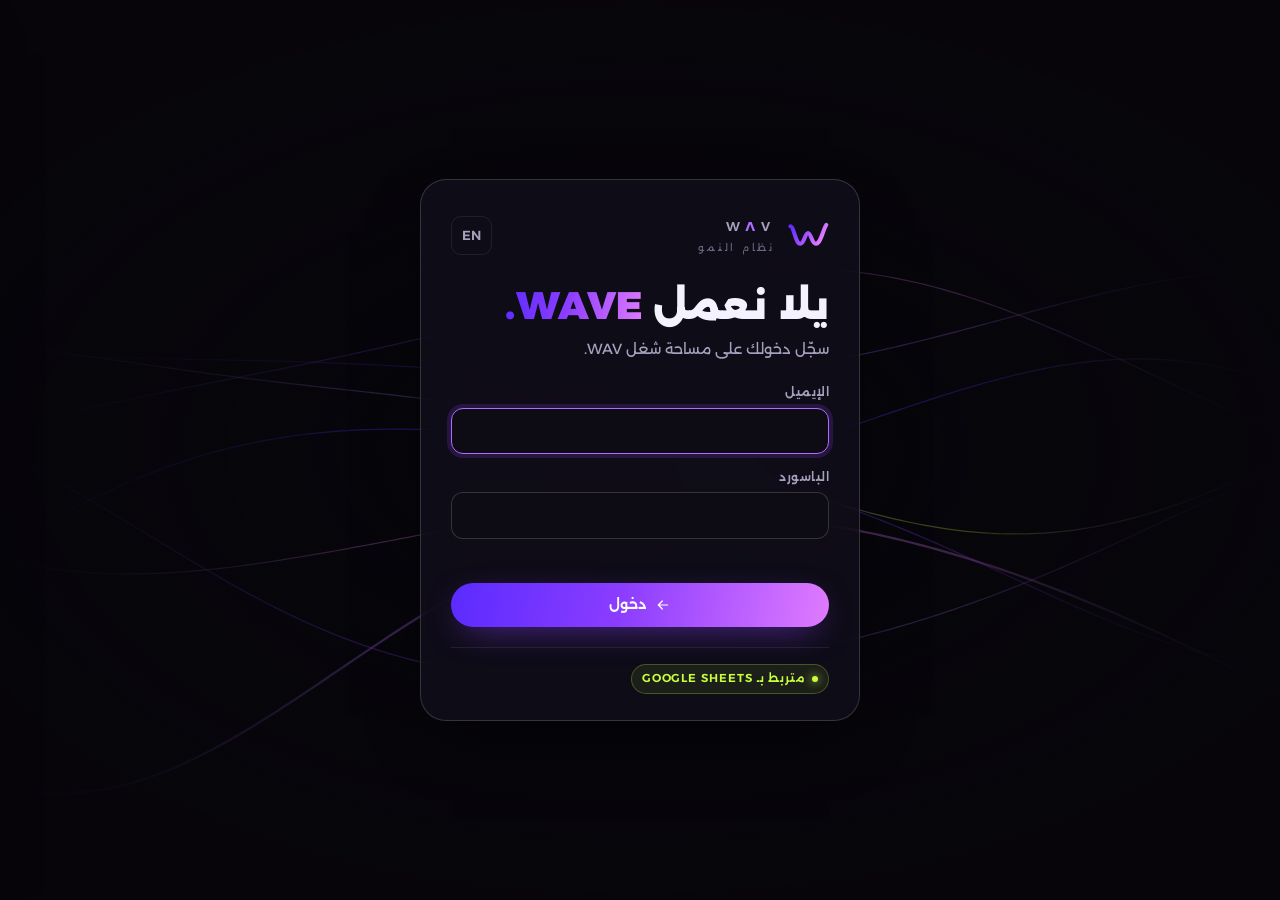
<file: index.html>
<!doctype html>
<html lang="ar" dir="rtl">
<head>
<meta charset="utf-8" />
<meta name="viewport" content="width=device-width, initial-scale=1, viewport-fit=cover" />
<meta name="theme-color" content="#07060b" />
<meta name="robots" content="noindex, nofollow" />
<title>WAV CRM — Growth OS</title>
<meta name="description" content="WAV's internal CRM: leads, clients, projects, content calendar, invoices and team." />
<link rel="icon" href="data:image/svg+xml,%3Csvg xmlns='http://www.w3.org/2000/svg' viewBox='0 0 124 124'%3E%3Cdefs%3E%3ClinearGradient id='g' x1='0' y1='0' x2='1' y2='.3'%3E%3Cstop offset='0' stop-color='%235b2bff'/%3E%3Cstop offset='.5' stop-color='%239b4dff'/%3E%3Cstop offset='1' stop-color='%23e07bff'/%3E%3C/linearGradient%3E%3C/defs%3E%3Crect width='124' height='124' rx='28' fill='%2307060b'/%3E%3Cpath d='M10 36 C 20 36 25 88 39 88 C 51 88 53 56 62 56 C 71 56 73 88 85 88 C 100 88 106 46 116 32' fill='none' stroke='url(%23g)' stroke-width='13' stroke-linecap='round' stroke-linejoin='round'/%3E%3C/svg%3E" />
<link rel="preconnect" href="https://fonts.googleapis.com" />
<link rel="preconnect" href="https://fonts.gstatic.com" crossorigin />
<link href="https://fonts.googleapis.com/css2?family=Anton&family=Alexandria:wght@300;400;500;600;700;800;900&family=Inter:wght@400;500;600;700&display=swap" rel="stylesheet" />
<style>
/* ==========================================================================
   WAV CRM — Creativity in motion
   Same design language as the WAV website: deep night background,
   indigo → violet → pink gradient, lime accent, Anton / Alexandria / Inter.
   ========================================================================== */

:root {
  --bg: #07060b;
  --bg-2: #0d0b14;
  --surface: #13101d;
  --surface-2: #1a1527;
  --surface-3: #221c33;
  --line: rgba(255, 255, 255, 0.08);
  --line-strong: rgba(255, 255, 255, 0.16);
  --text: #f5f2ff;
  --muted: #a69fbd;
  --dim: #6d6683;
  --indigo: #5b2bff;
  --violet: #8b3dff;
  --violet-2: #b06bff;
  --pink: #e07bff;
  --lime: #c8ff3d;
  --red: #ff5c7a;
  --amber: #ffb547;
  --cyan: #2bd4ff;
  --blue: #5b8cff;
  --green: #3ee6a8;
  --grad: linear-gradient(100deg, var(--indigo), var(--violet) 45%, var(--pink));

  --font-display: 'Anton', 'Alexandria', Impact, sans-serif;
  --font-body: 'Inter', 'Alexandria', system-ui, sans-serif;

  --radius: 18px;
  --radius-sm: 12px;
  --ease-out: cubic-bezier(0.16, 1, 0.3, 1);
  --ease-wave: cubic-bezier(0.65, 0, 0.35, 1);
  --side-w: 252px;
  --top-h: 72px;
  --shadow: 0 24px 70px -30px rgba(0, 0, 0, 0.9);
}

html[lang='ar'] {
  --font-display: 'Alexandria', sans-serif;
  --font-body: 'Alexandria', system-ui, sans-serif;
}

*, *::before, *::after { box-sizing: border-box; }
html { -webkit-text-size-adjust: 100%; }
body {
  margin: 0;
  background: var(--bg);
  color: var(--text);
  font-family: var(--font-body);
  font-size: 14.5px;
  line-height: 1.55;
  -webkit-font-smoothing: antialiased;
  overflow-x: hidden;
}
[hidden] { display: none !important; }
a { color: inherit; text-decoration: none; }
button { font: inherit; color: inherit; background: none; border: 0; cursor: pointer; padding: 0; }
input, select, textarea { font: inherit; color: inherit; }
::selection { background: var(--violet); color: #fff; }
:focus-visible { outline: 2px solid var(--lime); outline-offset: 2px; border-radius: 8px; }
svg.i { width: 18px; height: 18px; fill: none; stroke: currentColor; stroke-width: 1.8; stroke-linecap: round; stroke-linejoin: round; flex-shrink: 0; }
html[dir='rtl'] svg.i.flip { transform: scaleX(-1); }

::-webkit-scrollbar { width: 10px; height: 10px; }
::-webkit-scrollbar-thumb { background: #2a2340; border-radius: 10px; border: 2px solid var(--bg); }
::-webkit-scrollbar-track { background: transparent; }

.num { font-variant-numeric: tabular-nums; }
.muted { color: var(--muted); }
.dim { color: var(--dim); }
.grad-text { background: var(--grad); -webkit-background-clip: text; background-clip: text; color: transparent; }
.lime { color: var(--lime); }
.red { color: var(--red); }

/* ---------- Boot loader ---------- */
.boot { position: fixed; inset: 0; z-index: 500; display: grid; place-items: center; background: var(--bg); transition: opacity 0.5s, visibility 0.5s; }
.boot.is-done { opacity: 0; visibility: hidden; }
.boot svg { width: 110px; }
.boot path { stroke-dasharray: 260; animation: draw 1.4s var(--ease-wave) infinite alternate; }
@keyframes draw { from { stroke-dashoffset: 260; } to { stroke-dashoffset: 0; } }

/* ---------- Brand mark ---------- */
.brand { display: flex; align-items: center; gap: 12px; }
.brand__mark { width: 42px; height: auto; overflow: visible; }
.brand__mark path { transition: stroke-dashoffset 1s var(--ease-wave); stroke-dasharray: 260; }
.brand:hover .brand__mark path { animation: wiggle 1.2s var(--ease-wave); }
@keyframes wiggle { 0%, 100% { stroke-dashoffset: 0; } 50% { stroke-dashoffset: 260; } 51% { stroke-dashoffset: -260; } }
.brand__word { font-weight: 600; letter-spacing: 0.42em; font-size: 0.8rem; color: var(--muted); direction: ltr; }
.brand__word i { font-style: normal; color: var(--violet-2); }
.brand__tag { display: block; font-size: 0.62rem; letter-spacing: 0.28em; color: var(--dim); text-transform: uppercase; margin-top: 2px; }

/* ---------- Buttons ---------- */
.btn {
  position: relative; display: inline-flex; align-items: center; justify-content: center; gap: 9px;
  padding: 11px 20px; border-radius: 999px; white-space: nowrap;
  background: var(--grad); color: #fff; font-weight: 600; font-size: 0.88rem;
  overflow: hidden; isolation: isolate;
  transition: transform 0.35s var(--ease-out), box-shadow 0.35s var(--ease-out), color 0.3s;
  box-shadow: 0 10px 34px -12px rgba(139, 61, 255, 0.75);
}
.btn::before {
  content: ''; position: absolute; inset: -2px; z-index: -1; background: var(--lime);
  clip-path: polygon(0 100%, 100% 100%, 100% 100%, 0 100%);
  transition: clip-path 0.5s var(--ease-wave);
}
.btn:hover::before { clip-path: polygon(0 0, 100% 0, 100% 100%, 0 100%); }
.btn:hover { color: #0b0710; box-shadow: 0 14px 44px -12px rgba(200, 255, 61, 0.45); }
.btn:active { transform: scale(0.97); }
.btn--ghost { background: rgba(255, 255, 255, 0.03); border: 1px solid var(--line-strong); box-shadow: none; }
.btn--danger { background: rgba(255, 92, 122, 0.12); color: var(--red); border: 1px solid rgba(255, 92, 122, 0.35); box-shadow: none; }
.btn--danger::before { background: var(--red); }
.btn--danger:hover { color: #fff; box-shadow: none; }
.btn--sm { padding: 8px 14px; font-size: 0.8rem; gap: 7px; }
.btn--block { width: 100%; }
.btn[disabled] { opacity: 0.5; pointer-events: none; }
.btn svg.i { width: 16px; height: 16px; }

.icon-btn {
  position: relative; display: inline-grid; place-items: center; width: 40px; height: 40px; border-radius: 12px;
  color: var(--muted); border: 1px solid var(--line); background: rgba(255, 255, 255, 0.02);
  transition: color 0.2s, border-color 0.2s, background 0.2s;
}
.icon-btn:hover { color: var(--text); border-color: var(--line-strong); background: rgba(255, 255, 255, 0.05); }
.icon-btn--sm { width: 32px; height: 32px; border-radius: 10px; }
.icon-btn--sm svg.i { width: 15px; height: 15px; }
.icon-btn .dot { position: absolute; top: 6px; inset-inline-end: 6px; min-width: 16px; height: 16px; padding: 0 4px; border-radius: 9px; background: var(--red); color: #fff; font-size: 0.62rem; font-weight: 700; display: grid; place-items: center; }

.lang-btn { font-weight: 600; font-size: 0.82rem; color: var(--muted); padding: 8px 10px; border-radius: 10px; border: 1px solid var(--line); }
.lang-btn b { color: var(--text); }
.lang-btn:hover { border-color: var(--line-strong); }

/* ---------- Forms ---------- */
.field { display: flex; flex-direction: column; gap: 6px; min-width: 0; }
.field--full { grid-column: 1 / -1; }
.field > span { font-size: 0.74rem; font-weight: 600; letter-spacing: 0.04em; color: var(--muted); }
.field > span b { color: var(--pink); font-weight: 600; }
.input, .field input, .field select, .field textarea {
  width: 100%; min-width: 0; padding: 11px 13px; border-radius: 12px;
  background: var(--bg-2); border: 1px solid var(--line-strong); color: var(--text);
  transition: border-color 0.2s, box-shadow 0.2s, background 0.2s; outline: none;
}
.field textarea { resize: vertical; min-height: 88px; }
.input:focus, .field input:focus, .field select:focus, .field textarea:focus { border-color: var(--violet-2); box-shadow: 0 0 0 4px rgba(139, 61, 255, 0.18); }
.field.is-invalid input, .field.is-invalid select { border-color: var(--red); }
select { appearance: none; -webkit-appearance: none; background-image: url("data:image/svg+xml,%3Csvg xmlns='http://www.w3.org/2000/svg' viewBox='0 0 24 24' fill='none' stroke='%23a69fbd' stroke-width='2'%3E%3Cpath d='M6 9l6 6 6-6'/%3E%3C/svg%3E"); background-repeat: no-repeat; background-size: 16px; background-position: right 12px center; padding-inline-end: 36px !important; }
html[dir='rtl'] select { background-position: left 12px center; }
option { background: var(--surface); color: var(--text); }
input[type='date'] { color-scheme: dark; }
.form-grid { display: grid; grid-template-columns: repeat(2, minmax(0, 1fr)); gap: 14px 16px; }

.search { position: relative; display: flex; align-items: center; }
.search svg.i { position: absolute; inset-inline-start: 12px; color: var(--dim); width: 16px; height: 16px; pointer-events: none; }
.search .input { padding-inline-start: 36px; min-width: 220px; }

.seg { display: inline-flex; padding: 4px; gap: 2px; border-radius: 12px; background: var(--bg-2); border: 1px solid var(--line); }
.seg button { display: inline-flex; align-items: center; gap: 6px; padding: 7px 11px; border-radius: 9px; font-size: 0.8rem; color: var(--muted); font-weight: 500; white-space: nowrap; }
.seg button.is-on { background: var(--surface-3); color: var(--text); box-shadow: inset 0 0 0 1px var(--line-strong); }
.seg button svg.i { width: 15px; height: 15px; }

/* ---------- Login ---------- */
.login { position: fixed; inset: 0; display: grid; place-items: center; padding: 20px; overflow: auto; }
.login canvas { position: fixed; inset: 0; width: 100%; height: 100%; z-index: 0; }
.login::after { content: ''; position: fixed; inset: 0; z-index: 0; pointer-events: none; background: radial-gradient(60% 50% at 50% 50%, transparent, rgba(7, 6, 11, 0.85)); }
.login__card {
  position: relative; z-index: 1; width: min(440px, 100%);
  padding: 34px 30px 26px; border-radius: 26px;
  background: rgba(19, 16, 29, 0.72); border: 1px solid var(--line-strong);
  backdrop-filter: blur(22px); -webkit-backdrop-filter: blur(22px); box-shadow: var(--shadow);
}
.login__top { display: flex; align-items: center; justify-content: space-between; margin-bottom: 26px; }
.login__title { font-family: var(--font-display); font-size: clamp(2.6rem, 9vw, 3.4rem); line-height: 0.95; text-transform: uppercase; margin: 0 0 8px; letter-spacing: 0.005em; }
html[lang='ar'] .login__title { font-weight: 900; line-height: 1.25; font-size: 2.4rem; }
.login__title em { font-style: normal; background: var(--grad); -webkit-background-clip: text; background-clip: text; color: transparent; }
.login__lead { color: var(--muted); margin: 0 0 22px; font-size: 0.92rem; }
.login form { display: grid; gap: 14px; }
.login__err { color: var(--red); font-size: 0.84rem; min-height: 1.2em; margin: 0; }
.login__foot { margin-top: 20px; padding-top: 16px; border-top: 1px solid var(--line); font-size: 0.8rem; color: var(--dim); }
.login__foot summary { cursor: pointer; color: var(--muted); list-style: none; display: flex; align-items: center; gap: 8px; }
.login__foot summary::-webkit-details-marker { display: none; }
.login__foot details[open] summary { margin-bottom: 12px; }
.login__badge { display: inline-flex; align-items: center; gap: 7px; font-size: 0.72rem; font-weight: 600; letter-spacing: 0.08em; text-transform: uppercase; color: var(--lime); padding: 5px 10px; border-radius: 999px; background: rgba(200, 255, 61, 0.08); border: 1px solid rgba(200, 255, 61, 0.25); }
.login__badge i { width: 6px; height: 6px; border-radius: 50%; background: var(--lime); box-shadow: 0 0 10px var(--lime); }
.demo-users { display: grid; grid-template-columns: repeat(2, minmax(0, 1fr)); gap: 8px; }
.demo-user { display: flex; align-items: center; gap: 10px; padding: 10px; border-radius: 14px; border: 1px solid var(--line); background: rgba(255, 255, 255, 0.02); text-align: start; transition: border-color 0.2s, background 0.2s, transform 0.3s var(--ease-out); }
.demo-user:hover { border-color: var(--violet-2); background: rgba(139, 61, 255, 0.08); transform: translateY(-2px); }
.demo-user b { display: block; font-size: 0.84rem; font-weight: 600; }
.demo-user small { display: block; font-size: 0.7rem; color: var(--dim); }

/* ---------- App shell ---------- */
.app { min-height: 100vh; display: grid; grid-template-columns: var(--side-w) minmax(0, 1fr); }
.side {
  position: sticky; top: 0; height: 100vh; display: flex; flex-direction: column; gap: 6px;
  padding: 22px 14px 16px; border-inline-end: 1px solid var(--line);
  background: linear-gradient(180deg, rgba(91, 43, 255, 0.07), transparent 35%), var(--bg);
  overflow-y: auto;
}
.side .brand { padding: 0 8px 18px; }
.nav-group { padding: 12px 10px 6px; font-size: 0.66rem; letter-spacing: 0.22em; text-transform: uppercase; color: var(--dim); font-weight: 600; }
html[lang='ar'] .nav-group { letter-spacing: 0.04em; }
.nav-item {
  position: relative; display: flex; align-items: center; gap: 12px; padding: 10px 12px; border-radius: 12px;
  color: var(--muted); font-weight: 500; font-size: 0.9rem; transition: color 0.2s, background 0.2s;
}
.nav-item:hover { color: var(--text); background: rgba(255, 255, 255, 0.04); }
.nav-item.is-active { color: var(--text); background: linear-gradient(90deg, rgba(139, 61, 255, 0.2), rgba(139, 61, 255, 0.04)); }
html[dir='rtl'] .nav-item.is-active { background: linear-gradient(270deg, rgba(139, 61, 255, 0.2), rgba(139, 61, 255, 0.04)); }
.nav-item.is-active::before { content: ''; position: absolute; inset-inline-start: -14px; top: 9px; bottom: 9px; width: 3px; border-radius: 3px; background: var(--grad); }
.nav-item.is-active svg.i { color: var(--violet-2); }
.nav-item .count { margin-inline-start: auto; font-size: 0.7rem; font-weight: 700; padding: 1px 8px; border-radius: 999px; background: rgba(255, 255, 255, 0.06); color: var(--muted); }
.nav-item .count.is-hot { background: rgba(255, 92, 122, 0.16); color: var(--red); }
.side__foot { margin-top: auto; display: grid; gap: 10px; padding-top: 14px; }
.sync-pill { display: flex; align-items: center; gap: 8px; padding: 8px 12px; border-radius: 12px; font-size: 0.76rem; color: var(--muted); background: rgba(255, 255, 255, 0.02); border: 1px solid var(--line); }
.sync-pill i { width: 8px; height: 8px; border-radius: 50%; background: var(--dim); flex-shrink: 0; }
.sync-pill[data-state='ok'] i { background: var(--lime); box-shadow: 0 0 10px var(--lime); }
.sync-pill[data-state='syncing'] i { background: var(--violet-2); animation: blink 1s infinite; }
.sync-pill[data-state='offline'] i, .sync-pill[data-state='error'] i { background: var(--amber); }
.sync-pill[data-state='demo'] i { background: var(--pink); }
@keyframes blink { 50% { opacity: 0.3; } }
.me { display: flex; align-items: center; gap: 10px; padding: 10px; border-radius: 14px; border: 1px solid var(--line); background: var(--surface); }
.me b { display: block; font-size: 0.86rem; font-weight: 600; white-space: nowrap; overflow: hidden; text-overflow: ellipsis; }
.me small { display: block; font-size: 0.72rem; color: var(--dim); }
.me > div { min-width: 0; flex: 1; }

.main { min-width: 0; display: flex; flex-direction: column; }
.top {
  position: sticky; top: 0; z-index: 40; height: var(--top-h); display: flex; align-items: center; gap: 12px;
  padding-inline: clamp(16px, 3vw, 34px); background: rgba(7, 6, 11, 0.78);
  backdrop-filter: blur(16px); -webkit-backdrop-filter: blur(16px); border-bottom: 1px solid var(--line);
}
.top__title { display: flex; align-items: baseline; gap: 12px; min-width: 0; flex: 1; overflow: hidden; }
.top__title h1 { overflow: hidden; text-overflow: ellipsis; }
.top__title h1 { margin: 0; font-family: var(--font-display); font-weight: 400; font-size: 1.7rem; text-transform: uppercase; letter-spacing: 0.01em; line-height: 1; white-space: nowrap; }
html[lang='ar'] .top__title h1 { font-weight: 800; font-size: 1.35rem; }
.top__title small { color: var(--dim); font-size: 0.8rem; white-space: nowrap; overflow: hidden; text-overflow: ellipsis; }
.top__actions { margin-inline-start: auto; display: flex; align-items: center; gap: 8px; }
.kbd-search { display: flex; align-items: center; gap: 10px; padding: 9px 12px; border-radius: 12px; border: 1px solid var(--line); color: var(--dim); font-size: 0.84rem; min-width: 230px; background: rgba(255, 255, 255, 0.02); transition: border-color 0.2s; }
.kbd-search:hover { border-color: var(--line-strong); color: var(--muted); }
.kbd-search kbd { margin-inline-start: auto; font-family: inherit; font-size: 0.7rem; padding: 2px 6px; border-radius: 6px; border: 1px solid var(--line-strong); color: var(--muted); }
.view { padding: clamp(16px, 3vw, 34px); flex: 1; min-width: 0; animation: viewIn 0.5s var(--ease-out); }
@keyframes viewIn { from { opacity: 0; transform: translateY(10px); } }

.toolbar { display: flex; flex-wrap: wrap; align-items: center; gap: 10px; margin-bottom: 20px; }
.toolbar .grow { flex: 1; }
.toolbar select.input { width: auto; min-width: 140px; max-width: 210px; }

/* ---------- Cards / KPI ---------- */
.card { position: relative; background: var(--surface); border: 1px solid var(--line); border-radius: var(--radius); padding: 20px; min-width: 0; }
.card__head { display: flex; align-items: center; justify-content: space-between; gap: 10px; margin-bottom: 16px; }
.card__head h3 { margin: 0; font-size: 0.95rem; font-weight: 600; display: flex; align-items: center; gap: 9px; }
.card__head h3 svg.i { color: var(--violet-2); }
.card__head .link { font-size: 0.78rem; color: var(--muted); }
.card__head .link:hover { color: var(--lime); }
.grid { display: grid; gap: 16px; }
.g-4 { grid-template-columns: repeat(4, minmax(0, 1fr)); }
.g-3 { grid-template-columns: repeat(3, minmax(0, 1fr)); }
.g-2 { grid-template-columns: repeat(2, minmax(0, 1fr)); }
.g-main { grid-template-columns: minmax(0, 1.65fr) minmax(0, 1fr); }
.mt { margin-top: 16px; }

.kpi { overflow: hidden; }
.kpi__label { display: flex; align-items: center; gap: 8px; color: var(--muted); font-size: 0.8rem; font-weight: 500; }
.kpi__label svg.i { width: 15px; height: 15px; color: var(--violet-2); }
.kpi__value { display: block; margin-top: 10px; font-family: 'Anton', var(--font-display); font-weight: 400; font-size: 2.1rem; line-height: 1; letter-spacing: 0.01em; direction: ltr; text-align: start; }
html[dir='rtl'] .kpi__value { text-align: right; }
.kpi__value small { font-family: var(--font-body); font-size: 0.8rem; color: var(--dim); margin-inline-start: 4px; letter-spacing: 0; }
.kpi__meta { margin-top: 8px; font-size: 0.78rem; color: var(--dim); }
.kpi__meta b { color: var(--green); font-weight: 600; }
.kpi__meta b.down { color: var(--red); }
.kpi::after { content: ''; position: absolute; inset-inline-end: -40px; bottom: -50px; width: 140px; height: 140px; border-radius: 50%; background: radial-gradient(circle, rgba(139, 61, 255, 0.22), transparent 70%); pointer-events: none; }
.kpi__spark { position: absolute; inset-inline-end: 16px; top: 18px; width: 80px; height: 30px; opacity: 0.9; }

/* ---------- Pulse hero (dashboard) ---------- */
.pulse { position: relative; overflow: hidden; padding: 0; border-radius: 24px; background: radial-gradient(120% 140% at 0% 0%, rgba(91, 43, 255, 0.28), transparent 55%), radial-gradient(90% 120% at 100% 100%, rgba(224, 123, 255, 0.16), transparent 60%), var(--surface); min-height: 230px; }
.pulse canvas { position: absolute; inset: 0; width: 100%; height: 100%; }
.pulse__body { position: relative; z-index: 1; display: flex; flex-wrap: wrap; align-items: flex-end; justify-content: space-between; gap: 20px; padding: 26px 28px; min-height: 230px; }
.pulse__hello { font-size: 0.86rem; color: var(--muted); }
.pulse__title { margin: 6px 0 0; font-family: var(--font-display); font-weight: 400; font-size: clamp(2.2rem, 5vw, 3.6rem); line-height: 0.95; text-transform: uppercase; }
html[lang='ar'] .pulse__title { font-weight: 900; line-height: 1.3; font-size: clamp(1.8rem, 4vw, 2.7rem); }
.pulse__title em { font-style: normal; background: var(--grad); -webkit-background-clip: text; background-clip: text; color: transparent; }
.pulse__sub { margin: 10px 0 0; color: var(--muted); max-width: 46ch; font-size: 0.9rem; }
.pulse__score { text-align: end; }
.pulse__score span { display: block; font-size: 0.7rem; letter-spacing: 0.22em; text-transform: uppercase; color: var(--muted); }
html[lang='ar'] .pulse__score span { letter-spacing: 0.02em; }
.pulse__score b { display: block; font-family: 'Anton', sans-serif; font-weight: 400; font-size: clamp(3.4rem, 8vw, 5.4rem); line-height: 1; color: var(--lime); direction: ltr; text-shadow: 0 0 40px rgba(200, 255, 61, 0.35); }
.pulse__level { display: inline-flex; align-items: center; gap: 8px; margin-top: 8px; padding: 6px 12px; border-radius: 999px; font-size: 0.76rem; font-weight: 600; background: rgba(200, 255, 61, 0.1); border: 1px solid rgba(200, 255, 61, 0.3); color: var(--lime); }
.pulse__factors { display: flex; flex-wrap: wrap; gap: 8px; margin-top: 14px; }
.pulse__factors span { font-size: 0.74rem; padding: 5px 10px; border-radius: 999px; background: rgba(7, 6, 11, 0.55); border: 1px solid var(--line); color: var(--muted); }
.pulse__factors span b { color: var(--text); font-weight: 600; }

/* ---------- Chips / pills / avatars ---------- */
.pill { --c: var(--violet-2); display: inline-flex; align-items: center; gap: 6px; padding: 3px 10px; border-radius: 999px; font-size: 0.72rem; font-weight: 600; white-space: nowrap; color: var(--c); background: color-mix(in srgb, var(--c) 14%, transparent); border: 1px solid color-mix(in srgb, var(--c) 30%, transparent); }
.pill i { width: 6px; height: 6px; border-radius: 50%; background: var(--c); }
.pill--plain { color: var(--muted); --c: var(--muted); }
.tag { display: inline-flex; align-items: center; gap: 5px; padding: 2px 8px; border-radius: 7px; font-size: 0.7rem; color: var(--muted); background: rgba(255, 255, 255, 0.05); border: 1px solid var(--line); white-space: nowrap; }
.tag svg.i { width: 12px; height: 12px; }
.tag.is-late { color: var(--red); border-color: rgba(255, 92, 122, 0.35); background: rgba(255, 92, 122, 0.08); }
.tag.is-today { color: var(--amber); border-color: rgba(255, 181, 71, 0.35); background: rgba(255, 181, 71, 0.08); }
.avatar { --c: var(--violet); display: inline-grid; place-items: center; width: 34px; height: 34px; border-radius: 50%; flex-shrink: 0; font-size: 0.72rem; font-weight: 700; color: #fff; background: linear-gradient(135deg, var(--c), color-mix(in srgb, var(--c) 45%, #07060b)); border: 1px solid rgba(255, 255, 255, 0.14); letter-spacing: 0.02em; }
.avatar--sm { width: 24px; height: 24px; font-size: 0.6rem; }
.avatar--lg { width: 52px; height: 52px; font-size: 1rem; }
.avatar--sq { border-radius: 14px; }
.avatars { display: inline-flex; }
.avatars .avatar { margin-inline-start: -6px; box-shadow: 0 0 0 2px var(--surface); }
.avatars .avatar:first-child { margin-inline-start: 0; }
.plat { --c: #fff; display: inline-grid; place-items: center; width: 22px; height: 22px; border-radius: 7px; background: color-mix(in srgb, var(--c) 18%, transparent); color: var(--c); font-size: 0.6rem; font-weight: 800; flex-shrink: 0; }

/* ---------- Charts ---------- */
.bars { display: grid; grid-auto-flow: column; grid-auto-columns: minmax(0, 1fr); align-items: end; gap: 10px; height: 180px; padding-top: 10px; }
.bars__col { display: flex; flex-direction: column; align-items: center; gap: 6px; height: 100%; justify-content: flex-end; min-width: 0; }
.bars__stack { position: relative; width: 100%; max-width: 46px; flex: 1; display: flex; flex-direction: column; justify-content: flex-end; gap: 3px; }
.bars__bar { width: 100%; border-radius: 8px 8px 4px 4px; background: var(--grad); height: calc(var(--v) * 100%); min-height: 3px; transform-origin: bottom; animation: grow 0.9s var(--ease-out) both; }
.bars__bar--alt { background: var(--lime); opacity: 0.9; }
.bars__col small { font-size: 0.7rem; color: var(--dim); white-space: nowrap; }
.bars__col b { font-size: 0.72rem; font-weight: 600; color: var(--muted); }
@keyframes grow { from { transform: scaleY(0); } }
.hbars { list-style: none; margin: 0; padding: 0; display: grid; gap: 12px; }
.hbars li { display: grid; grid-template-columns: 112px minmax(0, 1fr) auto; align-items: center; gap: 12px; font-size: 0.8rem; }
.hbars li > span { color: var(--muted); white-space: nowrap; overflow: hidden; text-overflow: ellipsis; }
.hbars li > i { position: relative; height: 10px; border-radius: 6px; background: rgba(255, 255, 255, 0.05); overflow: hidden; }
.hbars li > i::after { content: ''; position: absolute; inset-block: 0; inset-inline-start: 0; width: calc(var(--v) * 100%); border-radius: 6px; background: var(--c, var(--grad)); animation: growX 0.9s var(--ease-out) both; transform-origin: left; }
html[dir='rtl'] .hbars li > i::after { transform-origin: right; }
@keyframes growX { from { transform: scaleX(0); } }
.hbars li > b { font-size: 0.78rem; font-weight: 600; white-space: nowrap; }
.donut-wrap { display: flex; align-items: center; gap: 22px; flex-wrap: wrap; }
.donut { position: relative; width: 150px; height: 150px; border-radius: 50%; flex-shrink: 0; background: conic-gradient(var(--stops)); -webkit-mask: radial-gradient(circle, transparent 54%, #000 55%); mask: radial-gradient(circle, transparent 54%, #000 55%); animation: spin-in 1s var(--ease-out); }
@keyframes spin-in { from { transform: rotate(-90deg) scale(0.7); opacity: 0; } }
.donut-center { position: relative; width: 150px; height: 150px; flex-shrink: 0; }
.donut-center > div { position: absolute; inset: 0; display: grid; place-items: center; text-align: center; }
.donut-center b { display: block; font-family: 'Anton', sans-serif; font-weight: 400; font-size: 1.9rem; line-height: 1; }
.donut-center small { display: block; font-size: 0.68rem; color: var(--dim); }
.legend { list-style: none; margin: 0; padding: 0; display: grid; gap: 7px; font-size: 0.78rem; flex: 1; min-width: 150px; }
.legend li { display: flex; align-items: center; gap: 8px; color: var(--muted); }
.legend li i { width: 9px; height: 9px; border-radius: 3px; background: var(--c); flex-shrink: 0; }
.legend li b { margin-inline-start: auto; color: var(--text); font-weight: 600; }
.area { width: 100%; height: 200px; display: block; overflow: visible; }
.area .gridline { stroke: rgba(255, 255, 255, 0.06); stroke-dasharray: 3 5; }
.area text { fill: var(--dim); font-size: 10px; font-family: var(--font-body); }
.area .line { fill: none; stroke: url(#gArea); stroke-width: 2.5; stroke-linecap: round; stroke-linejoin: round; stroke-dasharray: 2000; animation: dash 1.6s var(--ease-out) both; }
.area .dot { fill: var(--bg); stroke: var(--lime); stroke-width: 2; }
@keyframes dash { from { stroke-dashoffset: 2000; } to { stroke-dashoffset: 0; } }
.funnel { display: grid; gap: 6px; }
.funnel__row { display: grid; grid-template-columns: 110px minmax(0, 1fr) 60px; align-items: center; gap: 12px; font-size: 0.8rem; }
.funnel__row > span { color: var(--muted); }
.funnel__bar { height: 30px; border-radius: 9px; display: flex; align-items: center; justify-content: center; margin-inline: auto; width: calc(var(--v) * 100%); min-width: 34px; background: color-mix(in srgb, var(--c) 30%, transparent); border: 1px solid color-mix(in srgb, var(--c) 50%, transparent); color: #fff; font-weight: 600; font-size: 0.78rem; animation: growX 0.9s var(--ease-out) both; }
.funnel__row > b { text-align: end; color: var(--dim); font-weight: 500; font-size: 0.74rem; }

/* ---------- Lists ---------- */
.list { list-style: none; margin: 0; padding: 0; display: grid; }
.list > li { display: flex; align-items: center; gap: 12px; padding: 11px 4px; border-bottom: 1px solid var(--line); min-width: 0; }
.list > li:last-child { border-bottom: 0; }
.list > li.is-click { cursor: pointer; border-radius: 10px; transition: background 0.2s; padding-inline: 8px; }
.list > li.is-click:hover { background: rgba(255, 255, 255, 0.035); }
.list__main { flex: 1; min-width: 0; }
.list__main b { display: block; font-weight: 600; font-size: 0.87rem; white-space: nowrap; overflow: hidden; text-overflow: ellipsis; }
.list__main small { display: block; color: var(--dim); font-size: 0.75rem; white-space: nowrap; overflow: hidden; text-overflow: ellipsis; }
.list__icon { display: grid; place-items: center; width: 34px; height: 34px; border-radius: 11px; background: color-mix(in srgb, var(--c, var(--violet)) 15%, transparent); color: var(--c, var(--violet-2)); flex-shrink: 0; }
.list__icon svg.i { width: 16px; height: 16px; }
.feed { list-style: none; margin: 0; padding: 0; position: relative; }
.feed::before { content: ''; position: absolute; inset-block: 8px; inset-inline-start: 16px; width: 1px; background: var(--line-strong); }
.feed li { position: relative; display: flex; gap: 12px; padding: 8px 0; font-size: 0.82rem; }
.feed li .avatar { position: relative; z-index: 1; box-shadow: 0 0 0 3px var(--surface); }
.feed li p { margin: 0; color: var(--muted); }
.feed li p b { color: var(--text); font-weight: 600; }
.feed li small { display: block; color: var(--dim); font-size: 0.72rem; }
.feed li .note { margin-top: 6px; padding: 10px 12px; border-radius: 12px; background: var(--bg-2); border: 1px solid var(--line); color: var(--text); white-space: pre-wrap; }
.empty { display: grid; place-items: center; text-align: center; gap: 10px; padding: 34px 16px; color: var(--dim); font-size: 0.85rem; }
.empty svg.wave-empty { width: 120px; height: 36px; }
.empty svg.wave-empty path { stroke-dasharray: 6 8; animation: flow 1.8s linear infinite; }
@keyframes flow { to { stroke-dashoffset: -28; } }

/* ---------- Kanban ---------- */
.board { display: grid; grid-auto-flow: column; grid-auto-columns: minmax(270px, 1fr); gap: 14px; overflow-x: auto; padding-bottom: 14px; align-items: start; scroll-snap-type: x proximity; }
.col { --c: var(--violet-2); display: flex; flex-direction: column; min-height: 200px; max-height: calc(100vh - 230px); border-radius: var(--radius); background: var(--bg-2); border: 1px solid var(--line); scroll-snap-align: start; transition: border-color 0.2s, background 0.2s; }
.col.is-over { border-color: var(--c); background: color-mix(in srgb, var(--c) 7%, var(--bg-2)); }
.col__head { padding: 14px 14px 10px; border-bottom: 1px solid var(--line); }
.col__title { display: flex; align-items: center; gap: 8px; font-weight: 600; font-size: 0.86rem; }
.col__title i { width: 8px; height: 8px; border-radius: 50%; background: var(--c); box-shadow: 0 0 10px var(--c); }
.col__title .n { margin-inline-start: auto; font-size: 0.72rem; color: var(--muted); padding: 1px 8px; border-radius: 999px; background: rgba(255, 255, 255, 0.05); }
.col__sum { margin-top: 4px; font-size: 0.74rem; color: var(--dim); }
.col__wave { display: block; width: 100%; height: 6px; margin-top: 10px; }
.col__body { flex: 1; display: grid; align-content: start; gap: 10px; padding: 10px; overflow-y: auto; min-height: 80px; }
.col__add { margin: 0 10px 10px; padding: 9px; border-radius: 12px; border: 1px dashed var(--line-strong); color: var(--dim); font-size: 0.8rem; display: flex; align-items: center; justify-content: center; gap: 6px; transition: color 0.2s, border-color 0.2s; }
.col__add:hover { color: var(--lime); border-color: var(--lime); }
.col__add svg.i { width: 15px; height: 15px; }
.kcard { position: relative; display: grid; gap: 9px; padding: 13px; border-radius: 14px; background: var(--surface); border: 1px solid var(--line); cursor: pointer; transition: border-color 0.2s, transform 0.3s var(--ease-out), box-shadow 0.3s; }
.kcard:hover { border-color: var(--line-strong); transform: translateY(-2px); box-shadow: 0 14px 30px -18px rgba(139, 61, 255, 0.6); }
.kcard.is-dragging { opacity: 0.4; }
.kcard__top { display: flex; align-items: flex-start; justify-content: space-between; gap: 8px; }
.kcard__name { font-weight: 600; font-size: 0.88rem; line-height: 1.35; }
.kcard__sub { font-size: 0.75rem; color: var(--dim); margin-top: 1px; }
.kcard__value { font-family: 'Anton', sans-serif; font-weight: 400; font-size: 1.05rem; color: var(--text); white-space: nowrap; direction: ltr; }
.kcard__meta { display: flex; align-items: center; gap: 6px; flex-wrap: wrap; }
.kcard__foot { display: flex; align-items: center; justify-content: space-between; gap: 8px; }
.kcard__prio { position: absolute; inset-block: 12px; inset-inline-start: 0; width: 3px; border-radius: 3px; background: var(--c); }
.kcard .progress { height: 5px; border-radius: 4px; background: rgba(255, 255, 255, 0.06); overflow: hidden; }
.kcard .progress i { display: block; height: 100%; width: calc(var(--v) * 100%); background: var(--grad); border-radius: 4px; }
.score-badge { display: inline-flex; align-items: center; gap: 5px; font-size: 0.68rem; font-weight: 700; padding: 2px 8px; border-radius: 999px; color: #0b0710; background: var(--lime); }

/* ---------- Table ---------- */
.table-wrap { overflow-x: auto; border-radius: var(--radius); border: 1px solid var(--line); background: var(--surface); }
.table { width: 100%; border-collapse: collapse; font-size: 0.84rem; }
.table th { text-align: start; font-weight: 600; color: var(--dim); font-size: 0.72rem; letter-spacing: 0.06em; text-transform: uppercase; padding: 13px 14px; border-bottom: 1px solid var(--line); white-space: nowrap; background: var(--bg-2); cursor: default; user-select: none; }
html[lang='ar'] .table th { letter-spacing: 0; }
.table th[data-sort] { cursor: pointer; }
.table th[data-sort]:hover { color: var(--text); }
.table th.is-sorted { color: var(--lime); }
.table td { padding: 12px 14px; border-bottom: 1px solid var(--line); white-space: nowrap; }
.table tbody tr { cursor: pointer; transition: background 0.15s; }
.table tbody tr:hover { background: rgba(255, 255, 255, 0.03); }
.table tbody tr:last-child td { border-bottom: 0; }
.table .who { display: flex; align-items: center; gap: 10px; }
.table .who b { display: block; font-weight: 600; }
.table .who small { display: block; color: var(--dim); font-size: 0.74rem; }
.table .actions { text-align: end; }

/* ---------- Client cards ---------- */
.cards { display: grid; grid-template-columns: repeat(auto-fill, minmax(290px, 1fr)); gap: 16px; }
.ccard { position: relative; display: grid; gap: 14px; padding: 20px; border-radius: var(--radius); background: var(--surface); border: 1px solid var(--line); cursor: pointer; overflow: hidden; transition: border-color 0.25s, transform 0.35s var(--ease-out); isolation: isolate; }
.ccard::before { content: ''; position: absolute; inset: 0; z-index: -1; background: radial-gradient(120% 80% at 100% 0%, color-mix(in srgb, var(--c) 18%, transparent), transparent 60%); opacity: 0.8; transition: opacity 0.3s; }
.ccard:hover { border-color: color-mix(in srgb, var(--c) 50%, transparent); transform: translateY(-3px); }
.ccard:hover::before { opacity: 1; }
.ccard__top { display: flex; align-items: center; gap: 12px; }
.ccard__top b { display: block; font-size: 1rem; font-weight: 600; }
.ccard__top small { display: block; font-size: 0.76rem; color: var(--dim); }
.ccard__stats { display: grid; grid-template-columns: repeat(3, minmax(0, 1fr)); gap: 8px; padding-top: 14px; border-top: 1px solid var(--line); }
.ccard__stats div { min-width: 0; }
.ccard__stats b { display: block; font-family: 'Anton', sans-serif; font-weight: 400; font-size: 1.15rem; direction: ltr; text-align: start; }
html[dir='rtl'] .ccard__stats b { text-align: right; }
.ccard__stats small { font-size: 0.7rem; color: var(--dim); }
.health { display: inline-flex; align-items: center; gap: 6px; font-size: 0.72rem; color: var(--muted); }
.health i { width: 8px; height: 8px; border-radius: 50%; background: var(--c); box-shadow: 0 0 8px var(--c); }

/* ---------- Team ---------- */
.member { display: grid; gap: 14px; padding: 20px; border-radius: var(--radius); background: var(--surface); border: 1px solid var(--line); }
.member__top { display: flex; align-items: center; gap: 12px; }
.member__top b { display: block; font-weight: 600; }
.member__top small { display: block; color: var(--dim); font-size: 0.78rem; }
.member__stats { display: grid; grid-template-columns: repeat(4, minmax(0, 1fr)); gap: 6px; text-align: center; padding: 12px 6px; border-radius: 14px; background: var(--bg-2); }
.member__stats b { display: block; font-family: 'Anton', sans-serif; font-weight: 400; font-size: 1.2rem; }
.member__stats small { font-size: 0.66rem; color: var(--dim); }
.rank { display: grid; place-items: center; width: 30px; height: 30px; border-radius: 10px; font-family: 'Anton', sans-serif; font-size: 0.95rem; background: rgba(255, 255, 255, 0.05); color: var(--muted); flex-shrink: 0; }
.rank--1 { background: var(--lime); color: #0b0710; }
.rank--2 { background: var(--violet); color: #fff; }
.rank--3 { background: var(--pink); color: #0b0710; }

/* ---------- Calendar ---------- */
.cal-head { display: flex; align-items: center; gap: 10px; flex-wrap: wrap; margin-bottom: 16px; }
.cal-head h2 { margin: 0; font-family: var(--font-display); font-weight: 400; text-transform: uppercase; font-size: 1.8rem; line-height: 1; min-width: 210px; }
html[lang='ar'] .cal-head h2 { font-weight: 800; font-size: 1.4rem; }
.cal { display: grid; grid-template-columns: repeat(7, minmax(0, 1fr)); border-radius: var(--radius); overflow: hidden; border: 1px solid var(--line); background: var(--line); gap: 1px; }
.cal__dow { padding: 10px; font-size: 0.7rem; font-weight: 600; text-transform: uppercase; letter-spacing: 0.12em; color: var(--dim); background: var(--bg-2); }
html[lang='ar'] .cal__dow { letter-spacing: 0; }
.cal__day { position: relative; min-height: 118px; padding: 8px; background: var(--surface); display: flex; flex-direction: column; gap: 4px; transition: background 0.2s; min-width: 0; }
.cal__day.is-out { background: var(--bg-2); }
.cal__day.is-out .cal__n { color: var(--dim); opacity: 0.5; }
.cal__day.is-over { background: color-mix(in srgb, var(--violet) 14%, var(--surface)); }
.cal__day.is-today .cal__n { background: var(--grad); color: #fff; }
.cal__n { display: inline-grid; place-items: center; width: 26px; height: 26px; border-radius: 9px; font-size: 0.78rem; font-weight: 600; color: var(--muted); }
.cal__add { position: absolute; top: 8px; inset-inline-end: 8px; width: 24px; height: 24px; border-radius: 8px; display: grid; place-items: center; color: var(--dim); opacity: 0; transition: opacity 0.2s, color 0.2s, background 0.2s; }
.cal__day:hover .cal__add { opacity: 1; }
.cal__add:hover { color: var(--lime); background: rgba(200, 255, 61, 0.1); }
.cal__add svg.i { width: 14px; height: 14px; }
.chip { --c: var(--violet-2); display: flex; align-items: center; gap: 6px; padding: 4px 7px; border-radius: 8px; font-size: 0.72rem; font-weight: 500; background: color-mix(in srgb, var(--c) 13%, var(--bg-2)); border-inline-start: 3px solid var(--c); cursor: pointer; min-width: 0; transition: transform 0.2s, background 0.2s; }
.chip:hover { background: color-mix(in srgb, var(--c) 22%, var(--bg-2)); transform: translateX(2px); }
html[dir='rtl'] .chip:hover { transform: translateX(-2px); }
.chip span { white-space: nowrap; overflow: hidden; text-overflow: ellipsis; min-width: 0; }
.chip.is-done span { text-decoration: line-through; opacity: 0.6; }
.chip .st { width: 6px; height: 6px; border-radius: 50%; flex-shrink: 0; background: var(--s); margin-inline-start: auto; }
.cal__more { font-size: 0.7rem; color: var(--dim); padding-inline-start: 4px; }

/* ---------- Drawer / modal / overlays ---------- */
.overlay { position: fixed; inset: 0; z-index: 90; background: rgba(4, 3, 8, 0.6); backdrop-filter: blur(4px); -webkit-backdrop-filter: blur(4px); opacity: 0; visibility: hidden; transition: opacity 0.3s, visibility 0.3s; }
.overlay.is-open { opacity: 1; visibility: visible; }
.drawer { position: fixed; top: 0; bottom: 0; inset-inline-end: 0; z-index: 100; width: min(560px, 100%); display: flex; flex-direction: column; background: var(--bg-2); border-inline-start: 1px solid var(--line-strong); box-shadow: var(--shadow); transform: translateX(105%); transition: transform 0.45s var(--ease-out); }
html[dir='rtl'] .drawer { transform: translateX(-105%); }
.drawer.is-open, html[dir='rtl'] .drawer.is-open { transform: none; }
.drawer__head { position: relative; padding: 22px 22px 18px; border-bottom: 1px solid var(--line); background: radial-gradient(120% 140% at 100% 0%, rgba(139, 61, 255, 0.18), transparent 60%); }
.drawer__head h2 { margin: 0; font-size: 1.3rem; font-weight: 700; line-height: 1.25; padding-inline-end: 44px; }
.drawer__head .close { position: absolute; top: 18px; inset-inline-end: 18px; }
.drawer__eyebrow { font-size: 0.7rem; letter-spacing: 0.2em; text-transform: uppercase; color: var(--violet-2); font-weight: 600; margin-bottom: 6px; }
html[lang='ar'] .drawer__eyebrow { letter-spacing: 0.02em; }
.drawer__body { flex: 1; overflow-y: auto; padding: 20px 22px 30px; display: grid; align-content: start; gap: 20px; }
.drawer__foot { display: flex; gap: 10px; justify-content: flex-end; padding: 14px 22px; border-top: 1px solid var(--line); background: var(--bg); flex-wrap: wrap; }
.drawer__foot .spacer { flex: 1; }
.sect h4 { margin: 0 0 10px; font-size: 0.72rem; letter-spacing: 0.16em; text-transform: uppercase; color: var(--dim); font-weight: 600; display: flex; align-items: center; gap: 8px; }
html[lang='ar'] .sect h4 { letter-spacing: 0.02em; }
.kv { display: grid; grid-template-columns: repeat(2, minmax(0, 1fr)); gap: 12px; }
.kv div { padding: 11px 13px; border-radius: 12px; background: var(--surface); border: 1px solid var(--line); min-width: 0; }
.kv small { display: block; font-size: 0.7rem; color: var(--dim); margin-bottom: 2px; }
.kv b { display: block; font-weight: 500; font-size: 0.86rem; overflow-wrap: anywhere; }
.quick { display: flex; gap: 8px; flex-wrap: wrap; }
.quick a, .quick button { display: inline-flex; align-items: center; gap: 7px; padding: 8px 13px; border-radius: 11px; font-size: 0.8rem; font-weight: 500; border: 1px solid var(--line-strong); background: var(--surface); transition: border-color 0.2s, color 0.2s; }
.quick a:hover, .quick button:hover { border-color: var(--lime); color: var(--lime); }
.quick .wa { color: #4ade80; border-color: rgba(74, 222, 128, 0.35); }
.quick svg.i { width: 15px; height: 15px; }
.stepper { display: flex; gap: 4px; flex-wrap: wrap; }
.stepper button { --c: var(--violet-2); flex: 1; min-width: 74px; padding: 8px 6px; border-radius: 10px; font-size: 0.72rem; font-weight: 600; color: var(--dim); background: var(--surface); border: 1px solid var(--line); transition: all 0.2s; }
.stepper button:hover { color: var(--text); border-color: var(--line-strong); }
.stepper button.is-past { color: color-mix(in srgb, var(--c) 80%, #fff); background: color-mix(in srgb, var(--c) 10%, var(--surface)); }
.stepper button.is-on { color: #0b0710; background: var(--c); border-color: var(--c); box-shadow: 0 6px 20px -8px var(--c); }
.tabs { display: flex; gap: 4px; border-bottom: 1px solid var(--line); overflow-x: auto; }
.tabs button { padding: 10px 14px; font-size: 0.82rem; font-weight: 500; color: var(--muted); border-bottom: 2px solid transparent; margin-bottom: -1px; white-space: nowrap; }
.tabs button.is-on { color: var(--text); border-color: var(--violet-2); }
.tabs button .n { font-size: 0.7rem; color: var(--dim); margin-inline-start: 4px; }
.note-box { display: grid; gap: 8px; }
.note-box textarea { min-height: 70px; }
.note-box .row { display: flex; justify-content: flex-end; }

.modal { position: fixed; inset: 0; z-index: 110; display: grid; place-items: center; padding: 16px; pointer-events: none; }
.modal__box { pointer-events: auto; width: min(var(--w, 640px), 100%); max-height: calc(100vh - 32px); display: flex; flex-direction: column; border-radius: 22px; background: var(--bg-2); border: 1px solid var(--line-strong); box-shadow: var(--shadow); opacity: 0; transform: translateY(16px) scale(0.98); transition: opacity 0.3s, transform 0.4s var(--ease-out); }
.modal.is-open .modal__box { opacity: 1; transform: none; }
.modal__head { display: flex; align-items: center; justify-content: space-between; gap: 12px; padding: 20px 22px 14px; }
.modal__head h2 { margin: 0; font-size: 1.15rem; font-weight: 700; }
.modal__body { padding: 4px 22px 18px; overflow-y: auto; }
.modal__foot { display: flex; gap: 10px; justify-content: flex-end; padding: 14px 22px; border-top: 1px solid var(--line); flex-wrap: wrap; }
.modal__foot .spacer { flex: 1; }

.items { display: grid; gap: 8px; }
.items__row { display: grid; grid-template-columns: minmax(0, 1fr) 72px 110px 100px 32px; gap: 8px; align-items: center; }
.items__row .total { text-align: end; font-size: 0.84rem; font-weight: 600; direction: ltr; }
.items__head { font-size: 0.7rem; color: var(--dim); font-weight: 600; }
.totals { display: grid; gap: 6px; margin-top: 12px; padding: 14px; border-radius: 14px; background: var(--surface); border: 1px solid var(--line); font-size: 0.86rem; }
.totals div { display: flex; justify-content: space-between; gap: 10px; }
.totals .grand { padding-top: 8px; border-top: 1px solid var(--line); font-size: 1.05rem; font-weight: 700; }
.totals .grand b { color: var(--lime); }

/* Command palette */
.palette { position: fixed; inset: 0; z-index: 120; display: flex; justify-content: center; align-items: flex-start; padding: 12vh 16px 16px; pointer-events: none; }
.palette__box { pointer-events: auto; width: min(620px, 100%); border-radius: 20px; overflow: hidden; background: var(--bg-2); border: 1px solid var(--line-strong); box-shadow: 0 40px 120px -30px rgba(91, 43, 255, 0.55); opacity: 0; transform: translateY(-10px) scale(0.98); transition: opacity 0.25s, transform 0.35s var(--ease-out); }
.palette.is-open .palette__box { opacity: 1; transform: none; }
.palette__in { display: flex; align-items: center; gap: 12px; padding: 16px 18px; border-bottom: 1px solid var(--line); }
.palette__in svg.i { color: var(--violet-2); }
.palette__in input { flex: 1; background: none; border: 0; outline: none; font-size: 1.02rem; color: var(--text); }
.palette__list { list-style: none; margin: 0; padding: 8px; max-height: 52vh; overflow-y: auto; }
.palette__list .grp { padding: 10px 10px 4px; font-size: 0.66rem; letter-spacing: 0.18em; text-transform: uppercase; color: var(--dim); font-weight: 600; }
.palette__list .it { display: flex; align-items: center; gap: 12px; padding: 10px 10px; border-radius: 12px; cursor: pointer; }
.palette__list .it.is-on { background: linear-gradient(90deg, rgba(139, 61, 255, 0.22), rgba(139, 61, 255, 0.05)); }
.palette__list .it b { font-weight: 500; font-size: 0.9rem; }
.palette__list .it small { color: var(--dim); font-size: 0.76rem; margin-inline-start: auto; white-space: nowrap; }
.palette__list .it svg.i { color: var(--muted); width: 16px; height: 16px; }
.palette__hint { display: flex; gap: 14px; padding: 10px 18px; border-top: 1px solid var(--line); font-size: 0.72rem; color: var(--dim); }
.palette__hint kbd { font-family: inherit; padding: 1px 6px; border-radius: 5px; border: 1px solid var(--line-strong); margin-inline-end: 4px; }

/* Menus */
.menu { position: fixed; z-index: 130; min-width: 210px; padding: 6px; border-radius: 16px; background: var(--surface-2); border: 1px solid var(--line-strong); box-shadow: var(--shadow); animation: pop 0.25s var(--ease-out); }
@keyframes pop { from { opacity: 0; transform: translateY(-6px) scale(0.97); } }
.menu button { display: flex; align-items: center; gap: 10px; width: 100%; padding: 10px 12px; border-radius: 10px; font-size: 0.86rem; text-align: start; color: var(--muted); }
.menu button:hover { background: rgba(255, 255, 255, 0.05); color: var(--text); }
.menu button svg.i { width: 16px; height: 16px; color: var(--violet-2); }
.menu hr { border: 0; border-top: 1px solid var(--line); margin: 6px 4px; }
.menu .menu__title { padding: 8px 12px 4px; font-size: 0.66rem; letter-spacing: 0.16em; text-transform: uppercase; color: var(--dim); font-weight: 600; }

/* Toasts */
.toasts { position: fixed; z-index: 200; bottom: 22px; inset-inline-start: 22px; display: grid; gap: 10px; pointer-events: none; }
.toast { pointer-events: auto; display: flex; align-items: center; gap: 10px; padding: 12px 16px; border-radius: 14px; background: var(--surface-2); border: 1px solid var(--line-strong); box-shadow: var(--shadow); font-size: 0.86rem; animation: toastIn 0.4s var(--ease-out); max-width: 380px; }
.toast i { width: 8px; height: 8px; border-radius: 50%; background: var(--lime); flex-shrink: 0; box-shadow: 0 0 10px var(--lime); }
.toast.is-err i { background: var(--red); box-shadow: 0 0 10px var(--red); }
.toast button { margin-inline-start: 8px; color: var(--lime); font-weight: 600; font-size: 0.8rem; }
.toast.is-out { opacity: 0; transform: translateY(8px); transition: opacity 0.3s, transform 0.3s; }
@keyframes toastIn { from { opacity: 0; transform: translateY(12px) scale(0.97); } }

.banner { display: flex; align-items: center; gap: 12px; padding: 12px 16px; margin-bottom: 18px; border-radius: 14px; font-size: 0.84rem; color: var(--muted); background: linear-gradient(90deg, rgba(224, 123, 255, 0.1), rgba(91, 43, 255, 0.06)); border: 1px solid rgba(224, 123, 255, 0.25); }
.banner b { color: var(--pink); }
.banner .btn { margin-inline-start: auto; }

/* ---------- Mobile nav ---------- */
.mnav { display: none; }
.sheet { position: fixed; inset-inline: 0; bottom: 0; z-index: 100; padding: 10px 14px calc(20px + env(safe-area-inset-bottom)); border-radius: 24px 24px 0 0; background: var(--bg-2); border-top: 1px solid var(--line-strong); transform: translateY(105%); transition: transform 0.4s var(--ease-out); }
.sheet.is-open { transform: none; }
.sheet__grab { width: 40px; height: 4px; border-radius: 4px; background: var(--line-strong); margin: 4px auto 14px; }
.sheet__grid { display: grid; grid-template-columns: repeat(4, minmax(0, 1fr)); gap: 8px; }
.sheet__grid a, .sheet__grid button { display: flex; flex-direction: column; align-items: center; gap: 6px; padding: 14px 4px; border-radius: 16px; font-size: 0.72rem; color: var(--muted); background: var(--surface); border: 1px solid var(--line); text-align: center; }
.sheet__grid a.is-active { color: var(--text); border-color: var(--violet-2); }
.sheet__grid svg.i { width: 20px; height: 20px; color: var(--violet-2); }

/* ---------- Responsive ---------- */
@media (max-width: 1200px) {
  .g-4 { grid-template-columns: repeat(2, minmax(0, 1fr)); }
  .g-main { grid-template-columns: minmax(0, 1fr); }
  .kbd-search { min-width: 0; }
  .kbd-search span, .kbd-search kbd { display: none; }
}
@media (max-width: 960px) {
  .app { grid-template-columns: minmax(0, 1fr); }
  .side { display: none; }
  .top { height: 62px; }
  .top__title h1 { font-size: 1.35rem; }
  .top__title small { display: none; }
  .view { padding-bottom: 100px; }
  .g-3 { grid-template-columns: minmax(0, 1fr); }
  .mnav {
    position: fixed; inset-inline: 10px; bottom: calc(10px + env(safe-area-inset-bottom)); z-index: 60; display: grid; grid-template-columns: repeat(5, minmax(0, 1fr));
    padding: 6px; border-radius: 22px; background: rgba(19, 16, 29, 0.86); border: 1px solid var(--line-strong);
    backdrop-filter: blur(18px); -webkit-backdrop-filter: blur(18px); box-shadow: var(--shadow);
  }
  .mnav a, .mnav button { display: flex; flex-direction: column; align-items: center; gap: 3px; padding: 8px 2px; border-radius: 16px; font-size: 0.64rem; color: var(--dim); }
  .mnav a.is-active { color: var(--text); background: rgba(139, 61, 255, 0.18); }
  .mnav a.is-active svg.i { color: var(--violet-2); }
  .mnav svg.i { width: 20px; height: 20px; }
  .toasts { bottom: 96px; inset-inline: 16px; }
  .cal__day { min-height: 92px; padding: 5px; }
  .chip { font-size: 0.66rem; padding: 3px 5px; }
  .chip .plat { display: none; }
}
@media (max-width: 640px) {
  .g-4, .g-2 { grid-template-columns: minmax(0, 1fr); }
  .g-4.keep { grid-template-columns: repeat(2, minmax(0, 1fr)); }
  .form-grid { grid-template-columns: minmax(0, 1fr); }
  .kv { grid-template-columns: minmax(0, 1fr); }
  .toolbar .search, .toolbar .search .input { width: 100%; min-width: 0; }
  .toolbar .search { flex: 1 1 100%; }
  .toolbar select.input { flex: 1 1 40%; min-width: 0; max-width: none; }
  .toolbar .seg { flex: 1 1 100%; }
  .toolbar .seg button { flex: 1; justify-content: center; }
  .top__actions { gap: 6px; }
  .top .btn--sm span { display: none; }
  .board { grid-auto-columns: 84%; }
  .kpi__value { font-size: 1.7rem; }
  .kpi__spark { display: none; }
  .pulse__body { padding: 22px 20px; }
  .pulse__score { text-align: start; }
  .cal__dow { padding: 8px 2px; text-align: center; font-size: 0.6rem; }
  .cal__day { min-height: 74px; }
  .cal__day .chip span { display: none; }
  .cal__day .chip { padding: 0; height: 8px; border-radius: 4px; border: 0; background: var(--c); }
  .cal__n { width: 22px; height: 22px; font-size: 0.7rem; }
  .items__row { grid-template-columns: minmax(0, 1fr) 56px 84px 30px; }
  .items__row .total { display: none; }
  .member__stats { grid-template-columns: repeat(2, minmax(0, 1fr)); }
  .hbars li { grid-template-columns: 86px minmax(0, 1fr) auto; }
  .funnel__row { grid-template-columns: 84px minmax(0, 1fr) 44px; }
  .drawer__head h2 { font-size: 1.12rem; }
  .table-cards .table thead { display: none; }
  .table-cards .table, .table-cards .table tbody, .table-cards .table tr, .table-cards .table td { display: block; }
  .table-cards .table tr { padding: 12px 14px; border-bottom: 1px solid var(--line); }
  .table-cards .table td { padding: 3px 0; border: 0; white-space: normal; }
  .table-cards .table td[data-label]::before { content: attr(data-label) ': '; color: var(--dim); font-size: 0.74rem; }
  .table-cards .table td.actions { text-align: start; padding-top: 8px; }
}
@media (prefers-reduced-motion: reduce) {
  *, *::before, *::after { animation-duration: 0.01ms !important; animation-iteration-count: 1 !important; transition-duration: 0.01ms !important; }
}

/* ---------- Form extras ---------- */
.checks { display: flex; flex-wrap: wrap; gap: 8px; }
.check { --c: var(--violet-2); position: relative; cursor: pointer; }
.check input { position: absolute; opacity: 0; pointer-events: none; }
.check span { display: inline-flex; align-items: center; gap: 6px; padding: 7px 12px; border-radius: 999px; font-size: 0.78rem; font-weight: 500; color: var(--muted); border: 1px solid var(--line-strong); background: var(--bg-2); transition: all 0.2s; }
.check input:checked + span { color: #0b0710; background: var(--c); border-color: var(--c); box-shadow: 0 6px 18px -8px var(--c); }
.check input:focus-visible + span { outline: 2px solid var(--lime); outline-offset: 2px; }
.swatches { display: flex; flex-wrap: wrap; gap: 10px; padding: 4px 0; }
.swatches label { position: relative; cursor: pointer; }
.swatches input { position: absolute; opacity: 0; pointer-events: none; }
.swatches i { display: block; width: 28px; height: 28px; border-radius: 50%; background: var(--c); border: 2px solid transparent; transition: transform 0.2s, box-shadow 0.2s; }
.swatches input:checked + i { box-shadow: 0 0 0 3px var(--bg-2), 0 0 0 5px var(--c); transform: scale(1.05); }
.switch { position: relative; display: inline-block; width: 46px; height: 26px; cursor: pointer; }
.switch input { position: absolute; opacity: 0; }
.switch i { position: absolute; inset: 0; border-radius: 26px; background: var(--surface-3); border: 1px solid var(--line-strong); transition: background 0.25s; }
.switch i::after { content: ''; position: absolute; top: 3px; inset-inline-start: 3px; width: 18px; height: 18px; border-radius: 50%; background: var(--muted); transition: transform 0.3s var(--ease-out), background 0.25s; }
.switch input:checked + i { background: rgba(200, 255, 61, 0.2); border-color: var(--lime); }
.switch input:checked + i::after { background: var(--lime); transform: translateX(20px); }
html[dir='rtl'] .switch input:checked + i::after { transform: translateX(-20px); }
.tick { display: grid; place-items: center; width: 22px; height: 22px; border-radius: 7px; border: 1.5px solid var(--line-strong); color: transparent; flex-shrink: 0; transition: all 0.2s; }
.tick svg.i { width: 13px; height: 13px; stroke-width: 3; }
.tick:hover { border-color: var(--lime); color: var(--lime); }
.tick.is-on { background: var(--lime); border-color: var(--lime); color: #0b0710; }
.checklist > li { padding-block: 9px; }
.reasons { display: grid; grid-template-columns: repeat(2, minmax(0, 1fr)); gap: 8px; padding-bottom: 6px; }
.reasons button { --c: var(--violet-2); display: flex; align-items: center; gap: 10px; padding: 12px 14px; border-radius: 14px; border: 1px solid var(--line-strong); background: var(--surface); font-size: 0.86rem; text-align: start; transition: border-color 0.2s, background 0.2s; }
.reasons button i { width: 9px; height: 9px; border-radius: 50%; background: var(--c); box-shadow: 0 0 10px var(--c); }
.reasons button:hover { border-color: var(--c); background: color-mix(in srgb, var(--c) 10%, var(--surface)); }
.code { margin: 14px 0 0; padding: 14px; border-radius: 12px; background: var(--bg); border: 1px solid var(--line); color: var(--violet-2); font-size: 0.76rem; line-height: 1.6; overflow-x: auto; text-align: left; }
.quick label.btn { box-shadow: none; }

/* ---------- Won! wave burst ---------- */
.burst { position: fixed; left: 50%; top: 50%; z-index: 300; pointer-events: none; }
.burst i { position: absolute; left: -60px; top: -60px; width: 120px; height: 120px; border-radius: 50%; border: 3px solid var(--lime); opacity: 0; animation: ring 1.2s var(--ease-out) forwards; }
.burst i:nth-child(2) { border-color: var(--violet-2); animation-delay: 0.12s; }
.burst i:nth-child(3) { border-color: var(--pink); animation-delay: 0.24s; }
@keyframes ring { 0% { transform: scale(0.2); opacity: 1; } 100% { transform: scale(5); opacity: 0; } }
.modal:not(.is-open) .modal__box, .palette:not(.is-open) .palette__box { visibility: hidden; pointer-events: none; }

</style>
</head>
<body>
<svg width="0" height="0" style="position:absolute" aria-hidden="true">
  <defs>
    <linearGradient id="gWave" x1="0" y1="0" x2="1" y2=".3"><stop offset="0" stop-color="#5b2bff"/><stop offset=".5" stop-color="#9b4dff"/><stop offset="1" stop-color="#e07bff"/></linearGradient>
    <linearGradient id="gArea" x1="0" y1="0" x2="1" y2="0"><stop offset="0" stop-color="#5b2bff"/><stop offset=".55" stop-color="#b06bff"/><stop offset="1" stop-color="#e07bff"/></linearGradient>
    <linearGradient id="gFill" x1="0" y1="0" x2="0" y2="1"><stop offset="0" stop-color="#8b3dff" stop-opacity=".35"/><stop offset="1" stop-color="#8b3dff" stop-opacity="0"/></linearGradient>
  </defs>
  <symbol id="i-dash" viewBox="0 0 24 24"><rect x="3" y="3" width="7" height="9" rx="2"/><rect x="14" y="3" width="7" height="5" rx="2"/><rect x="14" y="12" width="7" height="9" rx="2"/><rect x="3" y="16" width="7" height="5" rx="2"/></symbol>
  <symbol id="i-leads" viewBox="0 0 24 24"><path d="M3 12c2.5 0 3.5-6 6-6s3.5 12 6 12 3.5-6 6-6"/></symbol>
  <symbol id="i-clients" viewBox="0 0 24 24"><path d="M3 21V7l9-4 9 4v14"/><path d="M9 21v-6h6v6M3 21h18M8 10h.01M12 10h.01M16 10h.01"/></symbol>
  <symbol id="i-projects" viewBox="0 0 24 24"><path d="M3 7a2 2 0 0 1 2-2h4l2 2h8a2 2 0 0 1 2 2v9a2 2 0 0 1-2 2H5a2 2 0 0 1-2-2z"/></symbol>
  <symbol id="i-tasks" viewBox="0 0 24 24"><path d="M9 11l3 3 8-8"/><path d="M20 12v6a2 2 0 0 1-2 2H6a2 2 0 0 1-2-2V6a2 2 0 0 1 2-2h9"/></symbol>
  <symbol id="i-cal" viewBox="0 0 24 24"><rect x="3" y="5" width="18" height="16" rx="2"/><path d="M3 10h18M8 3v4M16 3v4"/></symbol>
  <symbol id="i-invoice" viewBox="0 0 24 24"><path d="M6 2h9l5 5v15H6z"/><path d="M14 2v6h6M9 13h6M9 17h6"/></symbol>
  <symbol id="i-team" viewBox="0 0 24 24"><circle cx="9" cy="8" r="3.5"/><path d="M2.5 20a6.5 6.5 0 0 1 13 0"/><path d="M16 4.5a3.5 3.5 0 0 1 0 7M18 14a6 6 0 0 1 3.5 6"/></symbol>
  <symbol id="i-report" viewBox="0 0 24 24"><path d="M4 20V10M10 20V4M16 20v-7M22 20H2"/></symbol>
  <symbol id="i-settings" viewBox="0 0 24 24"><circle cx="12" cy="12" r="3"/><path d="M19.4 15a1.7 1.7 0 0 0 .3 1.8l.1.1a2 2 0 1 1-2.8 2.8l-.1-.1a1.7 1.7 0 0 0-1.8-.3 1.7 1.7 0 0 0-1 1.5V21a2 2 0 1 1-4 0v-.1a1.7 1.7 0 0 0-1.1-1.5 1.7 1.7 0 0 0-1.8.3l-.1.1a2 2 0 1 1-2.8-2.8l.1-.1a1.7 1.7 0 0 0 .3-1.8 1.7 1.7 0 0 0-1.5-1H3a2 2 0 1 1 0-4h.1a1.7 1.7 0 0 0 1.5-1.1 1.7 1.7 0 0 0-.3-1.8l-.1-.1a2 2 0 1 1 2.8-2.8l.1.1a1.7 1.7 0 0 0 1.8.3H9a1.7 1.7 0 0 0 1-1.5V3a2 2 0 1 1 4 0v.1a1.7 1.7 0 0 0 1 1.5 1.7 1.7 0 0 0 1.8-.3l.1-.1a2 2 0 1 1 2.8 2.8l-.1.1a1.7 1.7 0 0 0-.3 1.8V9a1.7 1.7 0 0 0 1.5 1H21a2 2 0 1 1 0 4h-.1a1.7 1.7 0 0 0-1.5 1z"/></symbol>
  <symbol id="i-plus" viewBox="0 0 24 24"><path d="M12 5v14M5 12h14"/></symbol>
  <symbol id="i-search" viewBox="0 0 24 24"><circle cx="11" cy="11" r="7"/><path d="M20 20l-3.5-3.5"/></symbol>
  <symbol id="i-bell" viewBox="0 0 24 24"><path d="M6 8a6 6 0 0 1 12 0c0 7 3 9 3 9H3s3-2 3-9"/><path d="M10.3 21a1.9 1.9 0 0 0 3.4 0"/></symbol>
  <symbol id="i-close" viewBox="0 0 24 24"><path d="M18 6L6 18M6 6l12 12"/></symbol>
  <symbol id="i-wa" viewBox="0 0 24 24"><path d="M3 21l1.6-4.7A8.5 8.5 0 1 1 8 19.6z"/><path d="M9 9.5c0 3 2.5 5.5 5.5 5.5l1.2-1.4-2-.9-.8.8c-1-.4-2-1.4-2.4-2.4l.8-.8-.9-2L9 9.5"/></symbol>
  <symbol id="i-phone" viewBox="0 0 24 24"><path d="M22 16.9v3a2 2 0 0 1-2.2 2 19.8 19.8 0 0 1-8.6-3.1 19.5 19.5 0 0 1-6-6A19.8 19.8 0 0 1 2.1 4.2 2 2 0 0 1 4.1 2h3a2 2 0 0 1 2 1.7c.1 1 .4 1.9.7 2.8a2 2 0 0 1-.5 2.1L8 9.9a16 16 0 0 0 6 6l1.3-1.3a2 2 0 0 1 2.1-.4c.9.3 1.8.6 2.8.7a2 2 0 0 1 1.7 2z"/></symbol>
  <symbol id="i-mail" viewBox="0 0 24 24"><rect x="2" y="4" width="20" height="16" rx="2"/><path d="M22 6l-10 7L2 6"/></symbol>
  <symbol id="i-edit" viewBox="0 0 24 24"><path d="M12 20h9"/><path d="M16.5 3.5a2.1 2.1 0 0 1 3 3L7 19l-4 1 1-4z"/></symbol>
  <symbol id="i-trash" viewBox="0 0 24 24"><path d="M3 6h18M8 6V4h8v2M19 6l-1 14H6L5 6"/></symbol>
  <symbol id="i-print" viewBox="0 0 24 24"><path d="M6 9V2h12v7"/><rect x="2" y="9" width="20" height="9" rx="2"/><path d="M6 14h12v8H6z"/></symbol>
  <symbol id="i-check" viewBox="0 0 24 24"><path d="M20 6L9 17l-5-5"/></symbol>
  <symbol id="i-board" viewBox="0 0 24 24"><rect x="3" y="3" width="5" height="18" rx="1.5"/><rect x="10" y="3" width="5" height="12" rx="1.5"/><rect x="17" y="3" width="4" height="8" rx="1.5"/></symbol>
  <symbol id="i-list" viewBox="0 0 24 24"><path d="M8 6h13M8 12h13M8 18h13M3 6h.01M3 12h.01M3 18h.01"/></symbol>
  <symbol id="i-logout" viewBox="0 0 24 24"><path d="M9 21H5a2 2 0 0 1-2-2V5a2 2 0 0 1 2-2h4M16 17l5-5-5-5M21 12H9"/></symbol>
  <symbol id="i-sync" viewBox="0 0 24 24"><path d="M21 12a9 9 0 0 1-15.5 6.2L3 16M3 12A9 9 0 0 1 18.5 5.8L21 8"/><path d="M21 3v5h-5M3 21v-5h5"/></symbol>
  <symbol id="i-arrow" viewBox="0 0 24 24"><path d="M5 12h14M13 6l6 6-6 6"/></symbol>
  <symbol id="i-left" viewBox="0 0 24 24"><path d="M15 18l-6-6 6-6"/></symbol>
  <symbol id="i-right" viewBox="0 0 24 24"><path d="M9 18l6-6-6-6"/></symbol>
  <symbol id="i-download" viewBox="0 0 24 24"><path d="M21 15v4a2 2 0 0 1-2 2H5a2 2 0 0 1-2-2v-4M7 10l5 5 5-5M12 15V3"/></symbol>
  <symbol id="i-upload" viewBox="0 0 24 24"><path d="M21 15v4a2 2 0 0 1-2 2H5a2 2 0 0 1-2-2v-4M17 8l-5-5-5 5M12 3v12"/></symbol>
  <symbol id="i-user" viewBox="0 0 24 24"><circle cx="12" cy="8" r="4"/><path d="M4 21a8 8 0 0 1 16 0"/></symbol>
  <symbol id="i-spark" viewBox="0 0 24 24"><path d="M12 3l1.9 5.6L19.5 10l-5.6 1.9L12 17.5l-1.9-5.6L4.5 10l5.6-1.4z"/><path d="M19 15l.8 2.2L22 18l-2.2.8L19 21l-.8-2.2L16 18l2.2-.8z"/></symbol>
  <symbol id="i-more" viewBox="0 0 24 24"><circle cx="5" cy="12" r="1.2"/><circle cx="12" cy="12" r="1.2"/><circle cx="19" cy="12" r="1.2"/></symbol>
  <symbol id="i-clock" viewBox="0 0 24 24"><circle cx="12" cy="12" r="9"/><path d="M12 7v5l3 2"/></symbol>
  <symbol id="i-flag" viewBox="0 0 24 24"><path d="M4 22V4M4 4h13l-2 4 2 4H4"/></symbol>
  <symbol id="i-convert" viewBox="0 0 24 24"><path d="M17 3l4 4-4 4M21 7H9M7 21l-4-4 4-4M3 17h12"/></symbol>
  <symbol id="i-money" viewBox="0 0 24 24"><rect x="2" y="6" width="20" height="12" rx="2"/><circle cx="12" cy="12" r="2.5"/><path d="M6 12h.01M18 12h.01"/></symbol>
  <symbol id="i-target" viewBox="0 0 24 24"><circle cx="12" cy="12" r="9"/><circle cx="12" cy="12" r="5"/><circle cx="12" cy="12" r="1"/></symbol>
  <symbol id="i-trend" viewBox="0 0 24 24"><path d="M22 7l-8.5 8.5-5-5L2 17"/><path d="M16 7h6v6"/></symbol>
  <symbol id="i-repeat" viewBox="0 0 24 24"><path d="M17 1l4 4-4 4"/><path d="M3 11V9a4 4 0 0 1 4-4h14M7 23l-4-4 4-4"/><path d="M21 13v2a4 4 0 0 1-4 4H3"/></symbol>
  <symbol id="i-alert" viewBox="0 0 24 24"><path d="M10.3 3.9L1.8 18a2 2 0 0 0 1.7 3h17a2 2 0 0 0 1.7-3L13.7 3.9a2 2 0 0 0-3.4 0z"/><path d="M12 9v4M12 17h.01"/></symbol>
  <symbol id="i-pulse" viewBox="0 0 24 24"><path d="M2 12h4l3-8 4 16 3-8h6"/></symbol>
  <symbol id="i-link" viewBox="0 0 24 24"><path d="M10 13a5 5 0 0 0 7.5.5l3-3a5 5 0 0 0-7-7l-1.7 1.7"/><path d="M14 11a5 5 0 0 0-7.5-.5l-3 3a5 5 0 0 0 7 7l1.7-1.7"/></symbol>
  <symbol id="i-lock" viewBox="0 0 24 24"><rect x="4" y="11" width="16" height="10" rx="2"/><path d="M8 11V7a4 4 0 0 1 8 0v4"/></symbol>
  <symbol id="i-globe" viewBox="0 0 24 24"><circle cx="12" cy="12" r="9"/><path d="M3 12h18M12 3a14 14 0 0 1 0 18M12 3a14 14 0 0 0 0 18"/></symbol>
</svg>

<div class="boot" id="boot">
  <svg viewBox="0 0 124 124" aria-hidden="true"><path d="M10 36 C 20 36 25 88 39 88 C 51 88 53 56 62 56 C 71 56 73 88 85 88 C 100 88 106 46 116 32" fill="none" stroke="url(#gWave)" stroke-width="11" stroke-linecap="round" stroke-linejoin="round"/></svg>
</div>

<section class="login" id="login" hidden>
  <canvas id="loginWaves" aria-hidden="true"></canvas>
  <div class="login__card" id="loginCard"></div>
</section>

<div class="app" id="app" hidden>
  <aside class="side" id="side"></aside>
  <div class="main">
    <header class="top" id="top"></header>
    <main class="view" id="view" tabindex="-1"></main>
  </div>
  <nav class="mnav" id="mnav"></nav>
</div>

<div class="overlay" id="overlay"></div>
<aside class="drawer" id="drawer" aria-hidden="true"></aside>
<div class="modal" id="modal" aria-hidden="true"></div>
<div class="palette" id="palette" aria-hidden="true"></div>
<div class="sheet" id="sheet"></div>
<div class="toasts" id="toasts" aria-live="polite"></div>

<script>
/* ==========================================================================
   WAV CRM — config
   Paste your Apps Script Web App URL (ends with /exec) here.
   When it's set, everyone who opens the site goes straight to the real
   sign-in screen — no demo mode, no "connect" step.
   Leave it empty ('') to keep the demo workspace.
   ========================================================================== */
const API_URL = 'https://script.google.com/macros/s/AKfycbybFvdynM9p6g9wwqugVFFqUvNujYRhneWVkBNE0co-FpZwgSMi4RSAA6oaEAndnSgX/exec';

/* ==========================================================================
   i18n — English + Arabic (RTL). Every UI string lives here.
   ========================================================================== */
const I18N = {
  en: {
    'app.name': 'WAV CRM',
    'app.tag': 'Growth OS',
    'app.slogan': "Don't follow the wave. Be the wave.",

    'nav.overview': 'Overview', 'nav.sales': 'Sales', 'nav.delivery': 'Delivery', 'nav.money': 'Money', 'nav.agency': 'Agency',
    'nav.dashboard': 'Dashboard', 'nav.leads': 'Leads', 'nav.clients': 'Clients', 'nav.projects': 'Projects', 'nav.tasks': 'Tasks',
    'nav.calendar': 'Content calendar', 'nav.calendarShort': 'Calendar', 'nav.invoices': 'Invoices', 'nav.team': 'Team', 'nav.reports': 'Reports',
    'nav.settings': 'Settings', 'nav.more': 'More', 'nav.leadsShort': 'Leads',

    'sub.dashboard': 'Is the agency moving, or just active?', 'sub.leads': 'From first hello to signed deal', 'sub.clients': 'The brands we move',
    'sub.projects': 'Everything in production', 'sub.tasks': 'Who is doing what, and by when', 'sub.calendar': 'Plan, approve and publish',
    'sub.invoices': 'Billing, retainers and cash in', 'sub.team': 'The people behind the wave', 'sub.reports': 'Real numbers. Real movement.',
    'sub.settings': 'Workspace, data and integrations',

    'login.title': 'Make <em>waves.</em>', 'login.lead': 'Sign in to the WAV workspace.',
    'login.email': 'Email', 'login.password': 'Password', 'login.signin': 'Sign in', 'login.signing': 'Signing in…',
    'login.demoBadge': 'Demo workspace', 'login.demoLead': 'Pick a teammate to explore. Data stays in this browser.',
    'login.connect': 'Connect a Google Sheet', 'login.connectHint': 'Paste the Web App URL from your Apps Script deployment.',
    'login.connectBtn': 'Connect', 'login.useDemo': 'Use the demo instead', 'login.connected': 'Connected to Google Sheets',
    'login.bad': 'Wrong email or password.', 'login.err': "Couldn't reach the server. Check the connection URL.", 'login.urlBad': 'That doesn\'t look like an Apps Script Web App URL.',
    'login.locked': 'Too many attempts. Try again in a few minutes.',

    'top.search': 'Search or jump to…', 'top.new': 'New', 'top.notifications': 'Notifications', 'top.nothing': "You're all caught up.",

    'act.save': 'Save', 'act.cancel': 'Cancel', 'act.delete': 'Delete', 'act.edit': 'Edit', 'act.close': 'Close', 'act.add': 'Add',
    'act.new': 'New', 'act.undo': 'Undo', 'act.export': 'Export CSV', 'act.print': 'Print / PDF', 'act.markPaid': 'Mark as paid',
    'act.convert': 'Convert to client', 'act.addNote': 'Add note', 'act.call': 'Call', 'act.whatsapp': 'WhatsApp', 'act.email': 'Email',
    'act.logout': 'Sign out', 'act.viewAll': 'View all', 'act.today': 'Today', 'act.confirm': 'Confirm', 'act.duplicate': 'Duplicate',
    'act.send': 'Mark as sent', 'act.open': 'Open',

    'new.lead': 'New lead', 'new.client': 'New client', 'new.project': 'New project', 'new.task': 'New task', 'new.content': 'New post',
    'new.invoice': 'New invoice', 'new.member': 'New teammate',
    'edit.lead': 'Edit lead', 'edit.client': 'Edit client', 'edit.project': 'Edit project', 'edit.task': 'Edit task', 'edit.content': 'Edit post',
    'edit.invoice': 'Edit invoice', 'edit.member': 'Edit teammate',

    'ent.lead': 'Lead', 'ent.client': 'Client', 'ent.project': 'Project', 'ent.task': 'Task', 'ent.content': 'Post', 'ent.invoice': 'Invoice', 'ent.member': 'Teammate',

    'f.name': 'Name', 'f.company': 'Company / brand', 'f.phone': 'Phone / WhatsApp', 'f.email': 'Email', 'f.source': 'Source', 'f.service': 'Service',
    'f.services': 'Services', 'f.value': 'Deal value', 'f.stage': 'Stage', 'f.owner': 'Owner', 'f.followUp': 'Next follow-up',
    'f.industry': 'Industry', 'f.notes': 'Notes', 'f.contact': 'Contact person', 'f.retainer': 'Monthly retainer', 'f.status': 'Status',
    'f.manager': 'Account manager', 'f.since': 'Client since', 'f.color': 'Brand color', 'f.client': 'Client', 'f.title': 'Title',
    'f.start': 'Start date', 'f.due': 'Due date', 'f.budget': 'Budget', 'f.progress': 'Progress %', 'f.project': 'Project',
    'f.assignee': 'Assignee', 'f.priority': 'Priority', 'f.platform': 'Platform', 'f.format': 'Format', 'f.date': 'Publish date',
    'f.time': 'Time', 'f.caption': 'Caption / brief', 'f.link': 'Asset link', 'f.number': 'Invoice #', 'f.issue': 'Issue date',
    'f.items': 'Line items', 'f.desc': 'Description', 'f.qty': 'Qty', 'f.price': 'Unit price', 'f.total': 'Total', 'f.discount': 'Discount %',
    'f.vat': 'VAT %', 'f.subtotal': 'Subtotal', 'f.role': 'Access', 'f.dept': 'Department', 'f.jobTitle': 'Job title', 'f.password': 'Password',
    'f.passwordHint': 'Leave empty to keep the current password', 'f.active': 'Active', 'f.lostReason': 'Why was it lost?', 'f.website': 'Website / page',
    'f.pulse': 'Pulse score', 'f.plan': 'Pulse plan', 'f.city': 'City', 'f.created': 'Created', 'f.updated': 'Updated', 'f.paidAt': 'Paid on',
    'f.retainerMonth': 'Retainer month',

    'stage.new': 'New', 'stage.contacted': 'Contacted', 'stage.discovery': 'Discovery', 'stage.proposal': 'Proposal',
    'stage.negotiation': 'Negotiation', 'stage.won': 'Won', 'stage.lost': 'Lost',
    'source.website': 'Website', 'source.pulse': 'Pulse check', 'source.meta': 'Meta ads', 'source.instagram': 'Instagram',
    'source.tiktok': 'TikTok', 'source.google': 'Google', 'source.referral': 'Referral', 'source.whatsapp': 'WhatsApp',
    'source.event': 'Event', 'source.cold': 'Outreach',
    'service.strategy': 'Strategy & Brand', 'service.content': 'Content & Creative', 'service.media': 'Media & Performance',
    'service.tech': 'Technology & Development', 'service.digital': 'Digital Experience', 'service.growth': 'Growth & Analytics',
    'service.print': 'Print & Production', 'service.consulting': 'Business Experience Consulting',
    'industry.fnb': 'Food & Beverage', 'industry.fmcg': 'FMCG & Consumer', 'industry.auto': 'Automotive', 'industry.corporate': 'Corporate & Services',
    'industry.org': 'Organizations', 'industry.education': 'Education', 'industry.health': 'Health & Beauty', 'industry.retail': 'Retail & E-commerce',
    'industry.realestate': 'Real estate', 'industry.other': 'Other',
    'clientStatus.active': 'Active', 'clientStatus.onboarding': 'Onboarding', 'clientStatus.paused': 'Paused', 'clientStatus.ended': 'Ended',
    'projectStatus.brief': 'Brief', 'projectStatus.progress': 'In progress', 'projectStatus.review': 'Client review',
    'projectStatus.delivered': 'Delivered', 'projectStatus.hold': 'On hold',
    'taskStatus.todo': 'To do', 'taskStatus.doing': 'Doing', 'taskStatus.review': 'Review', 'taskStatus.done': 'Done',
    'priority.low': 'Low', 'priority.medium': 'Medium', 'priority.high': 'High', 'priority.urgent': 'Urgent',
    'platform.instagram': 'Instagram', 'platform.facebook': 'Facebook', 'platform.tiktok': 'TikTok', 'platform.linkedin': 'LinkedIn',
    'platform.snapchat': 'Snapchat', 'platform.youtube': 'YouTube', 'platform.x': 'X',
    'format.post': 'Post', 'format.reel': 'Reel', 'format.story': 'Story', 'format.carousel': 'Carousel', 'format.video': 'Video', 'format.ad': 'Ad creative',
    'contentStatus.idea': 'Idea', 'contentStatus.writing': 'Writing', 'contentStatus.design': 'Design', 'contentStatus.approval': 'Client approval',
    'contentStatus.scheduled': 'Scheduled', 'contentStatus.published': 'Published',
    'invoiceStatus.draft': 'Draft', 'invoiceStatus.sent': 'Sent', 'invoiceStatus.paid': 'Paid', 'invoiceStatus.overdue': 'Overdue', 'invoiceStatus.cancelled': 'Cancelled',
    'role.admin': 'Admin', 'role.manager': 'Manager', 'role.member': 'Member',
    'dept.management': 'Management', 'dept.accounts': 'Account management', 'dept.creative': 'Creative & design', 'dept.media': 'Media buying',
    'dept.content': 'Content & social', 'dept.dev': 'Development', 'dept.sales': 'Sales',
    'lostReason.budget': 'Budget', 'lostReason.timing': 'Timing', 'lostReason.competitor': 'Went with a competitor', 'lostReason.noResponse': 'No response',
    'lostReason.fit': 'Not a fit', 'lostReason.other': 'Other',

    'dash.hello.morning': 'Good morning', 'dash.hello.afternoon': 'Good afternoon', 'dash.hello.evening': 'Good evening',
    'dash.pulse': 'Agency pulse', 'dash.level.wave': 'Making waves', 'dash.level.rising': 'Rising', 'dash.level.ripple': 'Ripple', 'dash.level.flatline': 'Flatline',
    'dash.headline.wave': 'The agency is <em>moving.</em>', 'dash.headline.rising': 'Strong — keep it <em>connected.</em>',
    'dash.headline.ripple': 'Movement is <em>starting.</em>', 'dash.headline.flatline': 'Active, but not <em>moving.</em>',
    'dash.sub.wave': 'Follow-ups on time, work delivered, cash coming in. Protect the momentum.',
    'dash.sub.rising': 'Most things are on track. Clear the few items below and the signal gets cleaner.',
    'dash.sub.ripple': 'A few gaps are absorbing momentum. Start with what is overdue.',
    'dash.sub.flatline': 'Too much is slipping. Fix the overdue items first — that is where the biggest jump is.',
    'dash.f.followups': 'late follow-ups', 'dash.f.tasks': 'overdue tasks', 'dash.f.invoices': 'overdue invoices', 'dash.f.content': 'posts behind',
    'dash.f.win': 'win rate',
    'kpi.pipeline': 'Open pipeline', 'kpi.won': 'Won this month', 'kpi.mrr': 'Monthly retainers', 'kpi.outstanding': 'Outstanding',
    'kpi.deals': '{n} open deals', 'kpi.wonDeals': '{n} deals closed', 'kpi.clients': 'from {n} active clients', 'kpi.overdue': '{n} overdue',
    'kpi.allPaid': 'nothing overdue', 'kpi.newLeads': 'New leads', 'kpi.winRate': 'Win rate', 'kpi.revenue': 'Revenue collected',
    'kpi.avgDeal': 'Average deal', 'kpi.cycle': 'Days to close', 'kpi.vsPrev': 'vs previous period',
    'dash.today': 'Today’s focus', 'dash.pipeline': 'Pipeline by stage', 'dash.trend': 'Leads — last 6 months', 'dash.sources': 'Where leads come from',
    'dash.upcoming': 'Next 7 days of content', 'dash.activity': 'Latest activity', 'dash.newLeads': 'New', 'dash.wonLeads': 'Won',
    'dash.empty.today': 'Nothing due. Make some waves.', 'dash.empty.content': 'No posts planned for the next 7 days.',
    'focus.followUp': 'Follow up with {name}', 'focus.task': '{name}', 'focus.invoice': 'Invoice {name} is overdue', 'focus.content': 'Post for {name} is not ready',

    'leads.board': 'Board', 'leads.table': 'Table', 'leads.allOwners': 'All owners', 'leads.allSources': 'All sources', 'leads.allServices': 'All services',
    'leads.search': 'Search leads…', 'leads.lostTitle': 'Mark as lost', 'leads.convertDone': '{name} is now a client.', 'leads.timeline': 'Timeline',
    'leads.notePh': 'Write a note — call summary, objection, next step…', 'leads.stageMoved': 'moved {name} to {stage}',
    'leads.created': 'added lead {name}', 'leads.noted': 'added a note on {name}', 'leads.converted': 'converted {name} to a client',
    'leads.fromPulse': 'Came from the website pulse check', 'leads.openClient': 'Open client', 'leads.allStages': 'All stages',

    'clients.search': 'Search clients…', 'clients.allIndustries': 'All industries', 'clients.allStatus': 'All statuses', 'clients.mo': '/mo',
    'clients.activeProjects': 'Active projects', 'clients.postsMonth': 'Posts this month', 'clients.retainer': 'Retainer',
    'clients.health.good': 'Healthy', 'clients.health.warn': 'Needs attention', 'clients.health.bad': 'At risk', 'clients.created': 'added client {name}',
    'clients.tab.projects': 'Projects', 'clients.tab.content': 'Content', 'clients.tab.invoices': 'Invoices', 'clients.tab.activity': 'Activity',
    'clients.billed': 'Billed', 'clients.paid': 'Paid', 'clients.lifetime': 'Lifetime value',

    'projects.search': 'Search projects…', 'projects.tasks': 'Tasks', 'projects.addTask': 'Add a task and press Enter…', 'projects.created': 'started project {name}',
    'projects.delivered': 'delivered {name}', 'projects.allClients': 'All clients',

    'tasks.mine': 'My tasks', 'tasks.all': 'Everyone', 'tasks.quick': 'Quick add — type a task and press Enter', 'tasks.done': 'completed {name}',
    'tasks.search': 'Search tasks…', 'tasks.allPeople': 'Everyone',

    'cal.allClients': 'All clients', 'cal.allPlatforms': 'All platforms', 'cal.month': 'This month', 'cal.byStatus': 'By status',
    'cal.dow': 'Sat,Sun,Mon,Tue,Wed,Thu,Fri', 'cal.more': '+{n} more', 'cal.moved': 'Moved to {date}', 'cal.published': 'published a post for {name}',

    'inv.paidMonth': 'Paid this month', 'inv.outstanding': 'Outstanding', 'inv.overdue': 'Overdue', 'inv.drafts': 'Drafts',
    'inv.retainers': 'Create this month’s retainer invoices', 'inv.retainersDone': '{n} retainer invoices created as drafts.',
    'inv.retainersNone': 'All retainer invoices for this month already exist.', 'inv.paidLog': 'marked invoice {name} as paid',
    'inv.search': 'Search invoices…', 'inv.allStatus': 'All statuses', 'inv.billTo': 'Bill to', 'inv.thanks': 'Thank you for moving with WAV.',
    'inv.retainerFor': 'Monthly retainer — {month}', 'inv.addItem': 'Add line', 'inv.from': 'From',

    'team.leaderboard': 'Leaderboard — this month', 'team.openLeads': 'Open leads', 'team.wonMonth': 'Won this month', 'team.tasksOpen': 'Open tasks',
    'team.tasksDone': 'Done (month)', 'team.posts': 'Posts (month)', 'team.inactive': 'Inactive', 'team.you': 'You',
    'team.cloudNote': 'Teammates sign in with their email and the password you set here.',

    'rep.period': 'Period', 'rep.month': 'This month', 'rep.lastMonth': 'Last month', 'rep.quarter': 'This quarter', 'rep.year': 'This year', 'rep.all': 'All time',
    'rep.sources': 'Leads & conversion by source', 'rep.funnel': 'Pipeline funnel', 'rep.revenue': 'Revenue collected — last 12 months',
    'rep.lost': 'Why deals are lost', 'rep.team': 'Team performance', 'rep.services': 'Demand by service', 'rep.exports': 'Export data',
    'rep.conv': 'conv.', 'rep.leads': 'Leads', 'rep.won': 'Won', 'rep.value': 'Won value', 'rep.tasks': 'Tasks done', 'rep.posts': 'Posts published',

    'set.workspace': 'Workspace', 'set.agency': 'Agency name', 'set.currency': 'Currency', 'set.vat': 'Default VAT %', 'set.address': 'Address',
    'set.phone': 'Phone', 'set.email': 'Email', 'set.taxId': 'Tax ID', 'set.invPrefix': 'Invoice prefix', 'set.language': 'Language',
    'set.data': 'Data & sync', 'set.mode': 'Mode', 'set.modeDemo': 'Demo — saved in this browser only', 'set.modeCloud': 'Live — Google Sheets',
    'set.url': 'Apps Script Web App URL', 'set.test': 'Test connection', 'set.testOk': 'Connection works.', 'set.disconnect': 'Disconnect',
    'set.backup': 'Download backup (JSON)', 'set.restore': 'Restore backup', 'set.reset': 'Reset demo data', 'set.resetQ': 'Replace all demo data with fresh samples?',
    'set.restored': 'Backup restored.', 'set.saved': 'Settings saved.', 'set.lastSync': 'Last sync', 'set.syncNow': 'Sync now',
    'set.password': 'Change my password', 'set.current': 'Current password', 'set.newPass': 'New password', 'set.passOk': 'Password changed.',
    'set.website': 'Website integration', 'set.websiteText': 'The website contact form and pulse check can drop leads straight into this CRM. In Apps Script, run <b>showWebsiteKey</b> to get the key, then send leads to the same Web App URL with action <b>websiteLead</b>.',
    'set.adminOnly': 'Only admins can change workspace settings.',

    'sync.demo': 'Demo mode', 'sync.ok': 'Synced', 'sync.syncing': 'Syncing…', 'sync.offline': 'Offline — {n} waiting', 'sync.error': 'Sync error',

    'msg.saved': 'Saved.', 'msg.deleted': 'Deleted.', 'msg.deleteQ': 'Delete “{name}”? This can’t be undone.', 'msg.required': 'Fill in the required fields.',
    'msg.noAccess': 'You don’t have access to this.', 'msg.sessionEnded': 'Your session ended. Sign in again.', 'msg.copied': 'Copied.',
    'msg.empty': 'Nothing here yet.', 'msg.noResults': 'No results.', 'msg.offlineSaved': 'Saved offline — will sync when back online.',
    'msg.demoBanner': '<b>Demo mode.</b> Everything you do is saved in this browser only. Connect a Google Sheet from Settings to share data with the team.',
    'msg.connect': 'Connect',

    'time.today': 'Today', 'time.tomorrow': 'Tomorrow', 'time.yesterday': 'Yesterday', 'time.daysAgo': '{n}d ago', 'time.inDays': 'in {n}d',
    'time.justNow': 'just now', 'time.minAgo': '{n}m ago', 'time.hoursAgo': '{n}h ago', 'time.overdue': '{n}d late',

    'pal.jump': 'Go to', 'pal.create': 'Create', 'pal.results': 'Results', 'pal.hint.move': 'navigate', 'pal.hint.open': 'open', 'pal.hint.close': 'close',
  },

  ar: {
    'app.name': 'WAV CRM',
    'app.tag': 'نظام النمو',
    'app.slogan': 'متمشيش ورا الموجة. كون انت الموجة.',

    'nav.overview': 'نظرة عامة', 'nav.sales': 'المبيعات', 'nav.delivery': 'التنفيذ', 'nav.money': 'الفلوس', 'nav.agency': 'الوكالة',
    'nav.dashboard': 'الرئيسية', 'nav.leads': 'العملاء المحتملين', 'nav.clients': 'العملاء', 'nav.projects': 'المشاريع', 'nav.tasks': 'المهام',
    'nav.calendar': 'كالندر المحتوى', 'nav.calendarShort': 'الكالندر', 'nav.invoices': 'الفواتير', 'nav.team': 'الفريق', 'nav.reports': 'التقارير',
    'nav.settings': 'الإعدادات', 'nav.more': 'المزيد', 'nav.leadsShort': 'الليدز',

    'sub.dashboard': 'الوكالة بتتحرك… ولا بس مشغولة؟', 'sub.leads': 'من أول رسالة لحد العقد', 'sub.clients': 'البراندات اللي بنحركها',
    'sub.projects': 'كل الشغل اللي في الإنتاج', 'sub.tasks': 'مين بيعمل إيه، وإمتى', 'sub.calendar': 'خطط، اعتمد، وانشر',
    'sub.invoices': 'الفواتير والـ Retainers والتحصيل', 'sub.team': 'الناس اللي ورا الموجة', 'sub.reports': 'أرقام حقيقية. حركة حقيقية.',
    'sub.settings': 'المساحة والداتا والربط',

    'login.title': 'يلا نعمل <em>Wave.</em>', 'login.lead': 'سجّل دخولك على مساحة شغل WAV.',
    'login.email': 'الإيميل', 'login.password': 'الباسورد', 'login.signin': 'دخول', 'login.signing': 'بنسجّل دخولك…',
    'login.demoBadge': 'نسخة تجريبية', 'login.demoLead': 'اختار حد من الفريق وجرّب. الداتا بتتحفظ على المتصفح ده بس.',
    'login.connect': 'اربط بـ Google Sheet', 'login.connectHint': 'حط لينك الـ Web App اللي طلع من نشر الـ Apps Script.',
    'login.connectBtn': 'اربط', 'login.useDemo': 'استخدم النسخة التجريبية', 'login.connected': 'متربط بـ Google Sheets',
    'login.bad': 'الإيميل أو الباسورد غلط.', 'login.err': 'مقدرناش نوصل للسيرفر. راجع لينك الربط.', 'login.urlBad': 'اللينك ده مش شكل لينك Apps Script Web App.',
    'login.locked': 'محاولات كتير. جرّب تاني بعد كام دقيقة.',

    'top.search': 'دوّر أو روح لـ…', 'top.new': 'جديد', 'top.notifications': 'التنبيهات', 'top.nothing': 'مفيش حاجة متأخرة. تمام.',

    'act.save': 'حفظ', 'act.cancel': 'إلغاء', 'act.delete': 'حذف', 'act.edit': 'تعديل', 'act.close': 'إغلاق', 'act.add': 'إضافة',
    'act.new': 'جديد', 'act.undo': 'تراجع', 'act.export': 'تصدير CSV', 'act.print': 'طباعة / PDF', 'act.markPaid': 'اتدفعت',
    'act.convert': 'حوّله لعميل', 'act.addNote': 'إضافة ملاحظة', 'act.call': 'اتصال', 'act.whatsapp': 'واتساب', 'act.email': 'إيميل',
    'act.logout': 'تسجيل خروج', 'act.viewAll': 'عرض الكل', 'act.today': 'النهارده', 'act.confirm': 'تأكيد', 'act.duplicate': 'نسخ',
    'act.send': 'اتبعتت', 'act.open': 'فتح',

    'new.lead': 'عميل محتمل جديد', 'new.client': 'عميل جديد', 'new.project': 'مشروع جديد', 'new.task': 'مهمة جديدة', 'new.content': 'بوست جديد',
    'new.invoice': 'فاتورة جديدة', 'new.member': 'عضو جديد في الفريق',
    'edit.lead': 'تعديل العميل المحتمل', 'edit.client': 'تعديل العميل', 'edit.project': 'تعديل المشروع', 'edit.task': 'تعديل المهمة', 'edit.content': 'تعديل البوست',
    'edit.invoice': 'تعديل الفاتورة', 'edit.member': 'تعديل عضو الفريق',

    'ent.lead': 'عميل محتمل', 'ent.client': 'عميل', 'ent.project': 'مشروع', 'ent.task': 'مهمة', 'ent.content': 'بوست', 'ent.invoice': 'فاتورة', 'ent.member': 'عضو فريق',

    'f.name': 'الاسم', 'f.company': 'الشركة / البراند', 'f.phone': 'الموبايل / واتساب', 'f.email': 'الإيميل', 'f.source': 'المصدر', 'f.service': 'الخدمة',
    'f.services': 'الخدمات', 'f.value': 'قيمة الصفقة', 'f.stage': 'المرحلة', 'f.owner': 'المسؤول', 'f.followUp': 'المتابعة الجاية',
    'f.industry': 'المجال', 'f.notes': 'ملاحظات', 'f.contact': 'الشخص المسؤول', 'f.retainer': 'الـ Retainer الشهري', 'f.status': 'الحالة',
    'f.manager': 'مدير الحساب', 'f.since': 'عميل من', 'f.color': 'لون البراند', 'f.client': 'العميل', 'f.title': 'العنوان',
    'f.start': 'تاريخ البداية', 'f.due': 'تاريخ التسليم', 'f.budget': 'الميزانية', 'f.progress': 'نسبة الإنجاز %', 'f.project': 'المشروع',
    'f.assignee': 'مسؤول التنفيذ', 'f.priority': 'الأولوية', 'f.platform': 'المنصة', 'f.format': 'النوع', 'f.date': 'تاريخ النشر',
    'f.time': 'الوقت', 'f.caption': 'الكابشن / البريف', 'f.link': 'لينك الملفات', 'f.number': 'رقم الفاتورة', 'f.issue': 'تاريخ الإصدار',
    'f.items': 'البنود', 'f.desc': 'الوصف', 'f.qty': 'الكمية', 'f.price': 'سعر الوحدة', 'f.total': 'الإجمالي', 'f.discount': 'خصم %',
    'f.vat': 'ضريبة القيمة المضافة %', 'f.subtotal': 'المجموع', 'f.role': 'الصلاحية', 'f.dept': 'القسم', 'f.jobTitle': 'المسمى الوظيفي', 'f.password': 'الباسورد',
    'f.passwordHint': 'سيبه فاضي عشان الباسورد الحالي يفضل زي ما هو', 'f.active': 'نشط', 'f.lostReason': 'ليه الصفقة ضاعت؟', 'f.website': 'الموقع / الصفحة',
    'f.pulse': 'نتيجة الـ Pulse', 'f.plan': 'خطة الـ Pulse', 'f.city': 'المدينة', 'f.created': 'اتضاف', 'f.updated': 'آخر تعديل', 'f.paidAt': 'اتدفعت يوم',
    'f.retainerMonth': 'شهر الـ Retainer',

    'stage.new': 'جديد', 'stage.contacted': 'اتكلمنا', 'stage.discovery': 'فهم الاحتياج', 'stage.proposal': 'عرض سعر',
    'stage.negotiation': 'تفاوض', 'stage.won': 'اتقفلت', 'stage.lost': 'ضاعت',
    'source.website': 'الموقع', 'source.pulse': 'Pulse check', 'source.meta': 'إعلانات Meta', 'source.instagram': 'إنستجرام',
    'source.tiktok': 'تيك توك', 'source.google': 'جوجل', 'source.referral': 'ترشيح', 'source.whatsapp': 'واتساب',
    'source.event': 'إيفنت', 'source.cold': 'تواصل مباشر',
    'service.strategy': 'الاستراتيجية والبراند', 'service.content': 'المحتوى والإبداع', 'service.media': 'الإعلانات والأداء',
    'service.tech': 'التكنولوجيا والبرمجة', 'service.digital': 'التصميم والتجربة الرقمية', 'service.growth': 'النمو والتحليل',
    'service.print': 'الطباعة والإنتاج', 'service.consulting': 'استشارات تجربة البيزنس',
    'industry.fnb': 'أكل ومشروبات', 'industry.fmcg': 'سلع استهلاكية', 'industry.auto': 'عربيات', 'industry.corporate': 'شركات وخدمات',
    'industry.org': 'منظمات ومجتمعات', 'industry.education': 'تعليم', 'industry.health': 'صحة وتجميل', 'industry.retail': 'تجزئة وتجارة إلكترونية',
    'industry.realestate': 'عقارات', 'industry.other': 'أخرى',
    'clientStatus.active': 'شغال', 'clientStatus.onboarding': 'بنبدأ معاه', 'clientStatus.paused': 'متوقف مؤقتاً', 'clientStatus.ended': 'خلص',
    'projectStatus.brief': 'بريف', 'projectStatus.progress': 'شغالين', 'projectStatus.review': 'مراجعة العميل',
    'projectStatus.delivered': 'اتسلّم', 'projectStatus.hold': 'متعلّق',
    'taskStatus.todo': 'لسه', 'taskStatus.doing': 'شغالين', 'taskStatus.review': 'مراجعة', 'taskStatus.done': 'خلصت',
    'priority.low': 'عادية', 'priority.medium': 'متوسطة', 'priority.high': 'مهمة', 'priority.urgent': 'عاجلة',
    'platform.instagram': 'إنستجرام', 'platform.facebook': 'فيسبوك', 'platform.tiktok': 'تيك توك', 'platform.linkedin': 'لينكدإن',
    'platform.snapchat': 'سناب شات', 'platform.youtube': 'يوتيوب', 'platform.x': 'X',
    'format.post': 'بوست', 'format.reel': 'ريلز', 'format.story': 'ستوري', 'format.carousel': 'كاروسيل', 'format.video': 'فيديو', 'format.ad': 'تصميم إعلان',
    'contentStatus.idea': 'فكرة', 'contentStatus.writing': 'كتابة', 'contentStatus.design': 'تصميم', 'contentStatus.approval': 'موافقة العميل',
    'contentStatus.scheduled': 'متجدول', 'contentStatus.published': 'اتنشر',
    'invoiceStatus.draft': 'مسودة', 'invoiceStatus.sent': 'اتبعتت', 'invoiceStatus.paid': 'اتدفعت', 'invoiceStatus.overdue': 'متأخرة', 'invoiceStatus.cancelled': 'ملغية',
    'role.admin': 'أدمن', 'role.manager': 'مدير', 'role.member': 'عضو',
    'dept.management': 'الإدارة', 'dept.accounts': 'إدارة الحسابات', 'dept.creative': 'الكرييتف والتصميم', 'dept.media': 'الميديا باينج',
    'dept.content': 'المحتوى والسوشيال', 'dept.dev': 'البرمجة', 'dept.sales': 'المبيعات',
    'lostReason.budget': 'الميزانية', 'lostReason.timing': 'التوقيت', 'lostReason.competitor': 'راح لمنافس', 'lostReason.noResponse': 'مبيردّش',
    'lostReason.fit': 'مش مناسب لينا', 'lostReason.other': 'سبب تاني',

    'dash.hello.morning': 'صباح الخير', 'dash.hello.afternoon': 'نهارك سعيد', 'dash.hello.evening': 'مساء الخير',
    'dash.pulse': 'نبض الوكالة', 'dash.level.wave': 'عاملين Wave', 'dash.level.rising': 'في الطلوع', 'dash.level.ripple': 'تموّج خفيف', 'dash.level.flatline': 'خط مستقيم',
    'dash.headline.wave': 'الوكالة <em>بتتحرك.</em>', 'dash.headline.rising': 'قوي… خليه <em>مربوط.</em>',
    'dash.headline.ripple': 'الحركة <em>بدأت.</em>', 'dash.headline.flatline': 'مشغولين… بس مش <em>بنتحرك.</em>',
    'dash.sub.wave': 'المتابعات في وقتها، الشغل بيتسلّم، والفلوس داخلة. حافظ على الـ Momentum.',
    'dash.sub.rising': 'معظم الحاجات ماشية. خلّص الكام حاجة اللي تحت والإشارة هتبقى أنضف.',
    'dash.sub.ripple': 'فيه فجوات بتمتص الـ Momentum. ابدأ بالحاجات المتأخرة.',
    'dash.sub.flatline': 'حاجات كتير بتفلت. صلّح المتأخر الأول — ده مكان أكبر قفزة.',
    'dash.f.followups': 'متابعات متأخرة', 'dash.f.tasks': 'مهام متأخرة', 'dash.f.invoices': 'فواتير متأخرة', 'dash.f.content': 'بوستات متأخرة',
    'dash.f.win': 'نسبة الإغلاق',
    'kpi.pipeline': 'الـ Pipeline المفتوح', 'kpi.won': 'اتقفل الشهر ده', 'kpi.mrr': 'الـ Retainers الشهرية', 'kpi.outstanding': 'فلوس لسه ماتحصّلتش',
    'kpi.deals': '{n} صفقة مفتوحة', 'kpi.wonDeals': '{n} صفقة اتقفلت', 'kpi.clients': 'من {n} عميل شغال', 'kpi.overdue': '{n} متأخرة',
    'kpi.allPaid': 'مفيش متأخرات', 'kpi.newLeads': 'عملاء محتملين جداد', 'kpi.winRate': 'نسبة الإغلاق', 'kpi.revenue': 'الإيرادات المحصّلة',
    'kpi.avgDeal': 'متوسط الصفقة', 'kpi.cycle': 'أيام للإغلاق', 'kpi.vsPrev': 'مقارنة بالفترة اللي قبلها',
    'dash.today': 'تركيز النهارده', 'dash.pipeline': 'الـ Pipeline حسب المرحلة', 'dash.trend': 'العملاء المحتملين — آخر 6 شهور', 'dash.sources': 'العملاء جايين منين',
    'dash.upcoming': 'محتوى الـ 7 أيام الجاية', 'dash.activity': 'آخر النشاطات', 'dash.newLeads': 'جداد', 'dash.wonLeads': 'اتقفلوا',
    'dash.empty.today': 'مفيش حاجة مستحقة. يلا نعمل Wave.', 'dash.empty.content': 'مفيش بوستات متخططة للـ 7 أيام الجاية.',
    'focus.followUp': 'تابع مع {name}', 'focus.task': '{name}', 'focus.invoice': 'فاتورة {name} متأخرة', 'focus.content': 'بوست {name} لسه مش جاهز',

    'leads.board': 'بورد', 'leads.table': 'جدول', 'leads.allOwners': 'كل المسؤولين', 'leads.allSources': 'كل المصادر', 'leads.allServices': 'كل الخدمات',
    'leads.search': 'دوّر في العملاء المحتملين…', 'leads.lostTitle': 'الصفقة ضاعت', 'leads.convertDone': '{name} بقى عميل.', 'leads.timeline': 'التايم لاين',
    'leads.notePh': 'اكتب ملاحظة — ملخص مكالمة، اعتراض، الخطوة الجاية…', 'leads.stageMoved': 'نقل {name} لمرحلة {stage}',
    'leads.created': 'ضاف {name} كعميل محتمل', 'leads.noted': 'كتب ملاحظة على {name}', 'leads.converted': 'حوّل {name} لعميل',
    'leads.fromPulse': 'جه من الـ Pulse check على الموقع', 'leads.openClient': 'افتح العميل', 'leads.allStages': 'كل المراحل',

    'clients.search': 'دوّر في العملاء…', 'clients.allIndustries': 'كل المجالات', 'clients.allStatus': 'كل الحالات', 'clients.mo': '/شهر',
    'clients.activeProjects': 'مشاريع شغالة', 'clients.postsMonth': 'بوستات الشهر', 'clients.retainer': 'Retainer',
    'clients.health.good': 'تمام', 'clients.health.warn': 'محتاج متابعة', 'clients.health.bad': 'في خطر', 'clients.created': 'ضاف العميل {name}',
    'clients.tab.projects': 'المشاريع', 'clients.tab.content': 'المحتوى', 'clients.tab.invoices': 'الفواتير', 'clients.tab.activity': 'النشاط',
    'clients.billed': 'اتفوتر', 'clients.paid': 'اتدفع', 'clients.lifetime': 'إجمالي التعامل',

    'projects.search': 'دوّر في المشاريع…', 'projects.tasks': 'المهام', 'projects.addTask': 'اكتب مهمة واضغط Enter…', 'projects.created': 'بدأ مشروع {name}',
    'projects.delivered': 'سلّم {name}', 'projects.allClients': 'كل العملاء',

    'tasks.mine': 'مهامي', 'tasks.all': 'الكل', 'tasks.quick': 'إضافة سريعة — اكتب المهمة واضغط Enter', 'tasks.done': 'خلّص {name}',
    'tasks.search': 'دوّر في المهام…', 'tasks.allPeople': 'الكل',

    'cal.allClients': 'كل العملاء', 'cal.allPlatforms': 'كل المنصات', 'cal.month': 'الشهر ده', 'cal.byStatus': 'حسب الحالة',
    'cal.dow': 'السبت,الأحد,الاتنين,التلات,الأربع,الخميس,الجمعة', 'cal.more': '+{n} كمان', 'cal.moved': 'اتنقل لـ {date}', 'cal.published': 'نشر بوست لـ {name}',

    'inv.paidMonth': 'اتحصّل الشهر ده', 'inv.outstanding': 'لسه ماتحصّلش', 'inv.overdue': 'متأخر', 'inv.drafts': 'مسودات',
    'inv.retainers': 'اعمل فواتير الـ Retainer للشهر ده', 'inv.retainersDone': 'اتعمل {n} فاتورة Retainer كمسودة.',
    'inv.retainersNone': 'كل فواتير الـ Retainer للشهر ده موجودة بالفعل.', 'inv.paidLog': 'سجّل إن فاتورة {name} اتدفعت',
    'inv.search': 'دوّر في الفواتير…', 'inv.allStatus': 'كل الحالات', 'inv.billTo': 'الفاتورة لـ', 'inv.thanks': 'شكراً إنك بتتحرك مع WAV.',
    'inv.retainerFor': 'Retainer شهري — {month}', 'inv.addItem': 'إضافة بند', 'inv.from': 'من',

    'team.leaderboard': 'الترتيب — الشهر ده', 'team.openLeads': 'عملاء مفتوحين', 'team.wonMonth': 'اتقفل الشهر ده', 'team.tasksOpen': 'مهام مفتوحة',
    'team.tasksDone': 'خلصت (الشهر)', 'team.posts': 'بوستات (الشهر)', 'team.inactive': 'غير نشط', 'team.you': 'انت',
    'team.cloudNote': 'أعضاء الفريق بيدخلوا بالإيميل والباسورد اللي انت بتحطه هنا.',

    'rep.period': 'الفترة', 'rep.month': 'الشهر ده', 'rep.lastMonth': 'الشهر اللي فات', 'rep.quarter': 'الربع ده', 'rep.year': 'السنة دي', 'rep.all': 'كل الوقت',
    'rep.sources': 'العملاء ونسبة التحويل حسب المصدر', 'rep.funnel': 'قمع الـ Pipeline', 'rep.revenue': 'الإيرادات المحصّلة — آخر 12 شهر',
    'rep.lost': 'الصفقات بتضيع ليه', 'rep.team': 'أداء الفريق', 'rep.services': 'الطلب حسب الخدمة', 'rep.exports': 'تصدير الداتا',
    'rep.conv': 'تحويل', 'rep.leads': 'عملاء', 'rep.won': 'اتقفل', 'rep.value': 'قيمة المقفول', 'rep.tasks': 'مهام خلصت', 'rep.posts': 'بوستات اتنشرت',

    'set.workspace': 'مساحة الشغل', 'set.agency': 'اسم الوكالة', 'set.currency': 'العملة', 'set.vat': 'الضريبة الافتراضية %', 'set.address': 'العنوان',
    'set.phone': 'التليفون', 'set.email': 'الإيميل', 'set.taxId': 'الرقم الضريبي', 'set.invPrefix': 'بادئة رقم الفاتورة', 'set.language': 'اللغة',
    'set.data': 'الداتا والمزامنة', 'set.mode': 'الوضع', 'set.modeDemo': 'تجريبي — محفوظ على المتصفح ده بس', 'set.modeCloud': 'لايف — Google Sheets',
    'set.url': 'لينك الـ Apps Script Web App', 'set.test': 'اختبر الربط', 'set.testOk': 'الربط شغال.', 'set.disconnect': 'افصل الربط',
    'set.backup': 'نزّل نسخة احتياطية (JSON)', 'set.restore': 'استرجع نسخة احتياطية', 'set.reset': 'رجّع الداتا التجريبية', 'set.resetQ': 'نبدّل كل الداتا التجريبية بداتا جديدة؟',
    'set.restored': 'النسخة الاحتياطية رجعت.', 'set.saved': 'الإعدادات اتحفظت.', 'set.lastSync': 'آخر مزامنة', 'set.syncNow': 'زامن دلوقتي',
    'set.password': 'غيّر الباسورد بتاعي', 'set.current': 'الباسورد الحالي', 'set.newPass': 'الباسورد الجديد', 'set.passOk': 'الباسورد اتغيّر.',
    'set.website': 'الربط مع الموقع', 'set.websiteText': 'فورم التواصل والـ Pulse check في الموقع يقدروا يدخّلوا العملاء على الـ CRM ده على طول. في الـ Apps Script شغّل <b>showWebsiteKey</b> عشان تاخد المفتاح، وبعدين ابعت العملاء لنفس لينك الـ Web App بـ action اسمه <b>websiteLead</b>.',
    'set.adminOnly': 'الأدمن بس هو اللي يقدر يغيّر إعدادات المساحة.',

    'sync.demo': 'وضع تجريبي', 'sync.ok': 'متزامن', 'sync.syncing': 'بنزامن…', 'sync.offline': 'أوفلاين — {n} مستني', 'sync.error': 'مشكلة في المزامنة',

    'msg.saved': 'اتحفظ.', 'msg.deleted': 'اتحذف.', 'msg.deleteQ': 'تحذف “{name}”؟ مش هتقدر ترجّعه.', 'msg.required': 'كمّل الخانات المطلوبة.',
    'msg.noAccess': 'معندكش صلاحية على ده.', 'msg.sessionEnded': 'الجلسة خلصت. سجّل دخول تاني.', 'msg.copied': 'اتنسخ.',
    'msg.empty': 'مفيش حاجة هنا لسه.', 'msg.noResults': 'مفيش نتايج.', 'msg.offlineSaved': 'اتحفظ أوفلاين — هيتزامن أول ما النت يرجع.',
    'msg.demoBanner': '<b>وضع تجريبي.</b> كل اللي بتعمله بيتحفظ على المتصفح ده بس. اربط Google Sheet من الإعدادات عشان الفريق كله يشوف نفس الداتا.',
    'msg.connect': 'اربط',

    'time.today': 'النهارده', 'time.tomorrow': 'بكرة', 'time.yesterday': 'امبارح', 'time.daysAgo': 'من {n} يوم', 'time.inDays': 'بعد {n} يوم',
    'time.justNow': 'دلوقتي', 'time.minAgo': 'من {n} دقيقة', 'time.hoursAgo': 'من {n} ساعة', 'time.overdue': 'متأخر {n} يوم',

    'pal.jump': 'روح لـ', 'pal.create': 'اعمل', 'pal.results': 'النتايج', 'pal.hint.move': 'تنقّل', 'pal.hint.open': 'افتح', 'pal.hint.close': 'اقفل',
  },
};

let LANG = (() => { try { const q = new URLSearchParams(location.search).get('lang'); if (q === 'ar' || q === 'en') return q; return localStorage.getItem('wav_lang') || 'ar'; } catch (e) { return 'ar'; } })();

function t(key, vars) {
  let s = I18N[LANG][key];
  if (s === undefined) s = I18N.en[key];
  if (s === undefined) return key;
  if (vars) for (const k in vars) s = s.split('{' + k + '}').join(vars[k]);
  return s;
}
function setLang(l) {
  LANG = l;
  try { localStorage.setItem('wav_lang', l); } catch (e) {}
  document.documentElement.lang = l;
  document.documentElement.dir = l === 'ar' ? 'rtl' : 'ltr';
}
setLang(LANG);

/* ==========================================================================
   Core — helpers, enums, data store, Google Sheets sync, session, demo seed
   ========================================================================== */
'use strict';

const $ = (s, r = document) => r.querySelector(s);
const $$ = (s, r = document) => Array.from(r.querySelectorAll(s));
const esc = (s) => String(s ?? '').replace(/[&<>"']/g, (c) => ({ '&': '&amp;', '<': '&lt;', '>': '&gt;', '"': '&quot;', "'": '&#39;' }[c]));
const pad = (n) => String(n).padStart(2, '0');
const clamp = (v, a, b) => Math.max(a, Math.min(b, v));
const sum = (arr, f) => arr.reduce((s, x) => s + (Number(f ? f(x) : x) || 0), 0);
const uniq = (arr) => Array.from(new Set(arr));
const icon = (id, cls = '') => `<svg class="i ${cls}" aria-hidden="true"><use href="#i-${id}"/></svg>`;
const reducedMotion = window.matchMedia('(prefers-reduced-motion: reduce)').matches;

const LS = {
  get(k, d = null) { try { const v = localStorage.getItem(k); return v === null ? d : JSON.parse(v); } catch (e) { return d; } },
  set(k, v) { try { localStorage.setItem(k, JSON.stringify(v)); } catch (e) {} },
  del(k) { try { localStorage.removeItem(k); } catch (e) {} },
};

function uid(prefix) {
  const r = (crypto.getRandomValues ? Array.from(crypto.getRandomValues(new Uint8Array(4)), (b) => b.toString(36).padStart(2, '0')).join('') : Math.random().toString(36).slice(2, 10));
  return `${prefix}-${Date.now().toString(36).slice(-4)}${r.slice(0, 5)}`.toUpperCase();
}

/* ---------- Dates (stored as local YYYY-MM-DD; timestamps as ISO) ---------- */
const toISODate = (d) => `${d.getFullYear()}-${pad(d.getMonth() + 1)}-${pad(d.getDate())}`;
const today = () => toISODate(new Date());
const parseDate = (s) => { if (!s) return null; const [y, m, d] = String(s).slice(0, 10).split('-').map(Number); return new Date(y, (m || 1) - 1, d || 1); };
const addDays = (iso, n) => { const d = parseDate(iso); d.setDate(d.getDate() + n); return toISODate(d); };
const daysBetween = (a, b) => Math.round((parseDate(b) - parseDate(a)) / 86400000);
const monthKey = (iso) => String(iso || '').slice(0, 7);
const thisMonth = () => monthKey(today());
const shiftMonth = (key, n) => { const [y, m] = key.split('-').map(Number); const d = new Date(y, m - 1 + n, 1); return `${d.getFullYear()}-${pad(d.getMonth() + 1)}`; };
const dayOf = (ts) => (ts ? toISODate(new Date(ts)) : '');
const locale = () => (LANG === 'ar' ? 'ar-EG-u-nu-latn' : 'en-GB');

function fmtDate(iso, opts = { day: 'numeric', month: 'short' }) {
  if (!iso) return '—';
  const d = parseDate(iso);
  if (d.getFullYear() !== new Date().getFullYear() && !opts.year) opts = { ...opts, year: 'numeric' };
  return new Intl.DateTimeFormat(locale(), opts).format(d);
}
const fmtMonth = (key, long = false) => new Intl.DateTimeFormat(locale(), { month: long ? 'long' : 'short', year: long ? 'numeric' : undefined }).format(parseDate(key + '-01'));
function relDay(iso) {
  if (!iso) return '';
  const n = daysBetween(today(), iso);
  if (n === 0) return t('time.today');
  if (n === 1) return t('time.tomorrow');
  if (n === -1) return t('time.yesterday');
  if (n < 0) return t('time.overdue', { n: -n });
  if (n < 7) return t('time.inDays', { n });
  return fmtDate(iso);
}
function ago(ts) {
  if (!ts) return '';
  const s = (Date.now() - new Date(ts).getTime()) / 1000;
  if (s < 60) return t('time.justNow');
  if (s < 3600) return t('time.minAgo', { n: Math.floor(s / 60) });
  if (s < 86400) return t('time.hoursAgo', { n: Math.floor(s / 3600) });
  const d = Math.floor(s / 86400);
  return d === 1 ? t('time.yesterday') : d < 30 ? t('time.daysAgo', { n: d }) : fmtDate(dayOf(ts));
}
function dueTag(iso, done) {
  if (!iso) return '';
  const n = daysBetween(today(), iso);
  const cls = !done && n < 0 ? 'is-late' : !done && n === 0 ? 'is-today' : '';
  return `<span class="tag ${cls}">${icon('clock')}${esc(relDay(iso))}</span>`;
}

/* ---------- Money ---------- */
const CURRENCY = { EGP: { en: 'EGP', ar: 'ج.م' }, USD: { en: '$', ar: '$' }, SAR: { en: 'SAR', ar: 'ر.س' }, AED: { en: 'AED', ar: 'د.إ' } };
function curSym() { const c = CURRENCY[DB.settings.currency] || CURRENCY.EGP; return c[LANG]; }
function money(v, compact = false) {
  const n = Number(v) || 0;
  let s;
  if (compact && Math.abs(n) >= 1e6) s = (n / 1e6).toFixed(n % 1e6 === 0 ? 0 : 1) + 'M';
  else if (compact && Math.abs(n) >= 1e4) s = Math.round(n / 1e3) + 'K';
  else s = n.toLocaleString('en-US', { maximumFractionDigits: 2 });
  return DB.settings.currency === 'USD' ? `$${s}` : `${s} ${curSym()}`;
}
const pct = (v) => `${Math.round(v * 100)}%`;

/* ---------- Enums & colours ---------- */
const ENUM = {
  stage: ['new', 'contacted', 'discovery', 'proposal', 'negotiation', 'won', 'lost'],
  source: ['website', 'pulse', 'meta', 'instagram', 'tiktok', 'google', 'referral', 'whatsapp', 'event', 'cold'],
  service: ['strategy', 'content', 'media', 'tech', 'digital', 'growth', 'print', 'consulting'],
  industry: ['fnb', 'fmcg', 'auto', 'corporate', 'org', 'education', 'health', 'retail', 'realestate', 'other'],
  clientStatus: ['active', 'onboarding', 'paused', 'ended'],
  projectStatus: ['brief', 'progress', 'review', 'delivered', 'hold'],
  taskStatus: ['todo', 'doing', 'review', 'done'],
  priority: ['low', 'medium', 'high', 'urgent'],
  platform: ['instagram', 'facebook', 'tiktok', 'linkedin', 'snapchat', 'youtube', 'x'],
  format: ['post', 'reel', 'story', 'carousel', 'video', 'ad'],
  contentStatus: ['idea', 'writing', 'design', 'approval', 'scheduled', 'published'],
  invoiceStatus: ['draft', 'sent', 'paid', 'overdue', 'cancelled'],
  role: ['admin', 'manager', 'member'],
  dept: ['management', 'accounts', 'creative', 'media', 'content', 'dev', 'sales'],
  lostReason: ['budget', 'timing', 'competitor', 'noResponse', 'fit', 'other'],
};
const OPEN_STAGES = ['new', 'contacted', 'discovery', 'proposal', 'negotiation'];
const COLORS = {
  stage: { new: '#8b3dff', contacted: '#5b8cff', discovery: '#2bd4ff', proposal: '#ffb547', negotiation: '#e07bff', won: '#c8ff3d', lost: '#ff5c7a' },
  source: { website: '#8b3dff', pulse: '#c8ff3d', meta: '#5b8cff', instagram: '#e1306c', tiktok: '#25f4ee', google: '#ffb547', referral: '#3ee6a8', whatsapp: '#4ade80', event: '#e07bff', cold: '#a69fbd' },
  service: { strategy: '#8b3dff', content: '#e07bff', media: '#5b8cff', tech: '#2bd4ff', digital: '#b06bff', growth: '#c8ff3d', print: '#ffb547', consulting: '#3ee6a8' },
  clientStatus: { active: '#c8ff3d', onboarding: '#2bd4ff', paused: '#ffb547', ended: '#6d6683' },
  projectStatus: { brief: '#a69fbd', progress: '#8b3dff', review: '#ffb547', delivered: '#c8ff3d', hold: '#ff5c7a' },
  taskStatus: { todo: '#a69fbd', doing: '#5b8cff', review: '#ffb547', done: '#c8ff3d' },
  priority: { low: '#6d6683', medium: '#5b8cff', high: '#ffb547', urgent: '#ff5c7a' },
  platform: { instagram: '#e1306c', facebook: '#4c8dff', tiktok: '#25f4ee', linkedin: '#2d8cff', snapchat: '#fffc00', youtube: '#ff3b3b', x: '#e8e8e8' },
  contentStatus: { idea: '#6d6683', writing: '#5b8cff', design: '#b06bff', approval: '#ffb547', scheduled: '#2bd4ff', published: '#c8ff3d' },
  invoiceStatus: { draft: '#a69fbd', sent: '#5b8cff', paid: '#c8ff3d', overdue: '#ff5c7a', cancelled: '#6d6683' },
  lostReason: { budget: '#ff5c7a', timing: '#ffb547', competitor: '#e07bff', noResponse: '#5b8cff', fit: '#2bd4ff', other: '#a69fbd' },
};
const PLAT_ABBR = { instagram: 'IG', facebook: 'FB', tiktok: 'TT', linkedin: 'in', snapchat: 'SC', youtube: 'YT', x: 'X' };
const BRAND_COLORS = ['#8b3dff', '#e07bff', '#5b8cff', '#2bd4ff', '#3ee6a8', '#c8ff3d', '#ffb547', '#ff7a45', '#ff5c7a', '#b06bff'];
const label = (en, v) => (v ? t(`${en}.${v}`) : '—');
const pill = (en, v, extra = '') => (v ? `<span class="pill ${extra}" style="--c:${(COLORS[en] || {})[v] || 'var(--muted)'}"><i></i>${esc(label(en, v))}</span>` : '');

/* ---------- Data ---------- */
const COLS = ['leads', 'clients', 'projects', 'tasks', 'content', 'invoices', 'activity'];
const PREFIX = { leads: 'L', clients: 'C', projects: 'P', tasks: 'T', content: 'CT', invoices: 'INV', activity: 'A', users: 'U' };
const DEFAULT_SETTINGS = { agency: 'WAV Marketing Agency', currency: 'EGP', vat: 0, address: 'Egypt', phone: '', email: '', taxId: '', invPrefix: 'WAV', website: 'www.wavagency.com' };
const DB = { users: [], settings: { ...DEFAULT_SETTINGS } };
COLS.forEach((c) => (DB[c] = []));

let SESSION = LS.get('wav_session', null); // { mode: 'demo'|'cloud', userId, token }
const me = () => DB.users.find((u) => u.id === SESSION?.userId) || DB.users[0] || { id: '', name: '', role: 'member' };
const userById = (id) => DB.users.find((u) => u.id === id);
const clientById = (id) => DB.clients.find((c) => c.id === id);
const projectById = (id) => DB.projects.find((p) => p.id === id);
const isCloud = () => SESSION?.mode === 'cloud';
const can = {
  finance: () => ['admin', 'manager'].includes(me().role),
  remove: () => ['admin', 'manager'].includes(me().role),
  team: () => me().role === 'admin',
  settings: () => me().role === 'admin',
};
const initials = (name) => String(name || '?').trim().split(/\s+/).slice(0, 2).map((w) => w[0]).join('').toUpperCase();
function avatar(u, size = '') {
  if (!u) return `<span class="avatar ${size}" style="--c:#3a3350">?</span>`;
  return `<span class="avatar ${size}" style="--c:${esc(u.color || '#8b3dff')}" title="${esc(u.name)}">${esc(initials(u.name))}</span>`;
}
function clientLogo(c, size = '') {
  if (!c) return '';
  return `<span class="avatar avatar--sq ${size}" style="--c:${esc(c.color || '#8b3dff')}">${esc(initials(c.name))}</span>`;
}

/* Normalise records coming back from Sheets (numbers may arrive as strings, arrays as JSON). */
const NUM_FIELDS = ['value', 'retainer', 'budget', 'progress', 'discount', 'vat', 'pulseScore', 'total', 'qty', 'price'];
const ARR_FIELDS = ['services', 'items'];
function normalize(rec) {
  if (!rec) return rec;
  NUM_FIELDS.forEach((k) => { if (rec[k] !== undefined && rec[k] !== '') rec[k] = Number(rec[k]) || 0; });
  ARR_FIELDS.forEach((k) => {
    if (typeof rec[k] === 'string') { try { rec[k] = rec[k] ? JSON.parse(rec[k]) : []; } catch (e) { rec[k] = rec[k].split(',').map((s) => s.trim()).filter(Boolean); } }
  });
  if (rec.active !== undefined) rec.active = rec.active === true || rec.active === 'true' || rec.active === 'TRUE';
  return rec;
}

/* ---------- Change bus ---------- */
const listeners = new Set();
let changeQueued = false;
function emitChange() {
  if (changeQueued) return;
  changeQueued = true;
  requestAnimationFrame(() => { changeQueued = false; listeners.forEach((fn) => fn()); });
}

/* ---------- Store ---------- */
const Store = {
  key() { return isCloud() ? 'wav_cloud_cache' : 'wav_demo_db'; },
  load() {
    const raw = LS.get(this.key());
    if (raw && raw.users) {
      DB.users = raw.users;
      DB.settings = { ...DEFAULT_SETTINGS, ...(raw.settings || {}) };
      COLS.forEach((c) => (DB[c] = (raw[c] || []).map(normalize)));
      Sync.lastSync = raw.lastSync || null;
      return true;
    }
    return false;
  },
  _t: 0,
  persist() {
    clearTimeout(this._t);
    this._t = setTimeout(() => {
      const snap = { users: DB.users, settings: DB.settings, lastSync: Sync.lastSync };
      COLS.forEach((c) => (snap[c] = DB[c]));
      LS.set(this.key(), snap);
    }, 120);
  },
  replaceAll(payload) {
    if (payload.users) DB.users = payload.users.map(normalize);
    if (payload.settings) DB.settings = { ...DEFAULT_SETTINGS, ...payload.settings };
    COLS.forEach((c) => { if (payload.data && payload.data[c]) DB[c] = payload.data[c].map(normalize); });
    this.persist();
    emitChange();
  },
  get(col, id) { return DB[col].find((r) => r.id === id); },
  save(col, rec, { log } = {}) {
    const now = new Date().toISOString();
    const existing = rec.id ? this.get(col, rec.id) : null;
    if (!rec.id) rec.id = uid(PREFIX[col]);
    if (!existing) { rec.createdAt = rec.createdAt || now; rec.createdBy = rec.createdBy || me().id; }
    rec.updatedAt = now;
    rec.updatedBy = me().id;
    const clean = JSON.parse(JSON.stringify(rec));
    if (existing) Object.assign(existing, clean); else DB[col].unshift(clean);
    this.persist();
    if (isCloud()) Sync.push({ op: 'upsert', collection: col, record: clean });
    if (log) logActivity(log.type, col, clean.id, log.text, log.extra);
    emitChange();
    return existing || clean;
  },
  remove(col, id) {
    const i = DB[col].findIndex((r) => r.id === id);
    if (i < 0) return null;
    const [removed] = DB[col].splice(i, 1);
    this.persist();
    if (isCloud()) Sync.push({ op: 'remove', collection: col, id });
    emitChange();
    return removed;
  },
  restore(col, rec) { // undo a delete
    DB[col].unshift(rec);
    this.persist();
    if (isCloud()) Sync.push({ op: 'upsert', collection: col, record: rec });
    emitChange();
  },
};

function logActivity(type, entity, entityId, text, extra = {}) {
  const a = { id: uid('A'), type, entity, entityId, text, by: me().id, at: new Date().toISOString(), ...extra };
  a.createdAt = a.updatedAt = a.at;
  a.createdBy = a.updatedBy = me().id;
  DB.activity.unshift(a);
  if (DB.activity.length > 1500) DB.activity.length = 1500;
  Store.persist();
  if (isCloud()) Sync.push({ op: 'upsert', collection: 'activity', record: a });
}

/* ---------- Google Sheets sync (Apps Script Web App) ---------- */
const Sync = {
  state: 'demo',
  outbox: LS.get('wav_outbox', []),
  lastSync: null,
  flushing: false,
  timer: 0,
  url() { return API_URL || LS.get('wav_api', ''); },
  setState(s) { this.state = s; renderSyncPill(); },
  saveOutbox() { LS.set('wav_outbox', this.outbox); },
  async call(action, data = {}, { auth = true, url } = {}) {
    const body = { action, ...data };
    if (auth) body.token = SESSION?.token;
    // text/plain keeps this a "simple" request — no CORS preflight, which Apps Script can't answer.
    const ctrl = new AbortController();
    const timer = setTimeout(() => ctrl.abort(), 45000);
    let res, j;
    try {
      res = await fetch(url || this.url(), { method: 'POST', body: JSON.stringify(body), redirect: 'follow', signal: ctrl.signal });
      if (!res.ok) throw Object.assign(new Error('HTTP ' + res.status), { code: 'NET' });
      j = await res.json();
    } catch (e) {
      throw e.code ? e : Object.assign(new Error(e.name === 'AbortError' ? 'Timeout' : 'Network error'), { code: 'NET' });
    } finally {
      clearTimeout(timer);
    }
    if (!j.ok) {
      const e = Object.assign(new Error(j.error || 'Error'), { code: j.code || 'ERR' });
      if (e.code === 'AUTH' && auth) onAuthExpired();
      throw e;
    }
    return j;
  },
  push(op) {
    // Collapse repeated upserts of the same record into the latest one.
    if (op.op === 'upsert') this.outbox = this.outbox.filter((o) => !(o.op === 'upsert' && o.collection === op.collection && o.record.id === op.record.id));
    this.outbox.push(op);
    this.saveOutbox();
    clearTimeout(this._ft);
    this._ft = setTimeout(() => this.flush(), 350);
  },
  pendingIds() { return new Set(this.outbox.map((o) => (o.record ? o.record.id : o.id))); },
  async flush() {
    if (!isCloud() || this.flushing || !this.outbox.length) return;
    this.flushing = true;
    this.setState('syncing');
    try {
      while (this.outbox.length) {
        const batch = this.outbox.slice(0, 25);
        const j = await this.call('batch', { ops: batch });
        (j.results || []).forEach((r) => {
          if (r && r.record) { const loc = Store.get(r.collection, r.record.id); if (loc) loc.updatedAt = r.record.updatedAt; }
          if (r && r.error) toast(r.code === 'FORBIDDEN' ? t('msg.noAccess') : r.error, { err: true });
        });
        this.outbox.splice(0, batch.length);
        this.saveOutbox();
      }
      this.setState('ok');
      Store.persist();
    } catch (e) {
      this.setState(e.code === 'AUTH' ? 'error' : 'offline');
    } finally {
      this.flushing = false;
    }
  },
  async pull() {
    if (!isCloud() || this.flushing) return;
    try {
      const j = await this.call('changes', { since: this.lastSync });
      const pending = this.pendingIds();
      let changed = false;
      COLS.forEach((c) => {
        (j.data?.[c] || []).forEach((raw) => {
          const rec = normalize(raw);
          if (pending.has(rec.id)) return;
          const loc = Store.get(c, rec.id);
          if (!loc) { DB[c].unshift(rec); changed = true; }
          else if (!loc.updatedAt || rec.updatedAt >= loc.updatedAt) { Object.assign(loc, rec); changed = true; }
        });
      });
      (j.deleted || []).forEach((d) => {
        if (pending.has(d.id) || !DB[d.collection]) return;
        const i = DB[d.collection].findIndex((r) => r.id === d.id);
        if (i >= 0) { DB[d.collection].splice(i, 1); changed = true; }
      });
      if (j.users) { DB.users = j.users.map(normalize); changed = true; }
      if (j.settings) DB.settings = { ...DEFAULT_SETTINGS, ...j.settings };
      this.lastSync = j.now;
      Store.persist();
      if (changed) emitChange();
      if (!this.outbox.length) this.setState('ok');
    } catch (e) {
      if (e.code !== 'AUTH') this.setState('offline');
    }
  },
  start() {
    clearInterval(this.timer);
    if (!isCloud()) { this.setState('demo'); return; }
    this.setState(this.outbox.length ? 'offline' : 'ok');
    this.flush().then(() => this.pull());
    this.timer = setInterval(() => { if (!document.hidden) { this.flush(); this.pull(); } }, 20000);
  },
  stop() { clearInterval(this.timer); },
};
window.addEventListener('online', () => { Sync.flush(); Sync.pull(); });
document.addEventListener('visibilitychange', () => { if (!document.hidden && isCloud()) { Sync.flush(); Sync.pull(); } });

/* ---------- Seeded demo data ---------- */
function seedDemo() {
  let s = 7;
  const rnd = () => ((s = (s * 16807) % 2147483647) - 1) / 2147483646;
  const pick = (a) => a[Math.floor(rnd() * a.length)];
  const T = today();
  const ts = (dOff, h = 11) => { const d = parseDate(addDays(T, dOff)); d.setHours(h, Math.floor(rnd() * 59)); return d.toISOString(); };

  const users = [
    { id: 'U-ADMIN', name: 'Hady Ramzy', email: 'admin@wav.agency', role: 'admin', dept: 'management', title: 'Founder & CEO', color: '#8b3dff', active: true },
    { id: 'U-MARIAM', name: 'Mariam Adel', email: 'mariam@wav.agency', role: 'manager', dept: 'accounts', title: 'Head of Accounts', color: '#e07bff', active: true },
    { id: 'U-OMAR', name: 'Omar Khaled', email: 'omar@wav.agency', role: 'member', dept: 'media', title: 'Performance Lead', color: '#5b8cff', active: true },
    { id: 'U-NOUR', name: 'Nour Hassan', email: 'nour@wav.agency', role: 'member', dept: 'content', title: 'Content Lead', color: '#2bd4ff', active: true },
    { id: 'U-YOUSSEF', name: 'Youssef Samir', email: 'youssef@wav.agency', role: 'member', dept: 'creative', title: 'Art Director', color: '#ffb547', active: true },
    { id: 'U-SALMA', name: 'Salma Tarek', email: 'salma@wav.agency', role: 'member', dept: 'sales', title: 'Growth Consultant', color: '#3ee6a8', active: true },
  ];
  const U = Object.fromEntries(users.map((u) => [u.id.slice(2).toLowerCase(), u.id]));

  const clientDefs = [
    ['Nile Bites', 'fnb', 'Hany Fouad', 45000, ['content', 'media'], '#ff7a45', 'active', -320],
    ['Crema Lab Coffee', 'fnb', 'Dina Samy', 32000, ['content', 'digital'], '#c8a27a', 'active', -210],
    ['Sahel Motors', 'auto', 'Tamer Wahba', 68000, ['media', 'content', 'growth'], '#5b8cff', 'active', -400],
    ['Lumi Skincare', 'health', 'Rana Magdy', 38000, ['strategy', 'content', 'media'], '#e07bff', 'active', -150],
    ['Delta Builders', 'corporate', 'Eng. Ashraf Nabil', 26000, ['strategy', 'print'], '#3ee6a8', 'active', -95],
    ['Youth Vision', 'org', 'Malak Sherif', 12000, ['content'], '#2bd4ff', 'paused', -260],
    ['Koshary Station', 'fnb', 'Mostafa Gaber', 0, ['tech', 'digital'], '#ffb547', 'onboarding', -12],
    ['Pharos Dental', 'health', 'Dr. Heba Lotfy', 22000, ['media', 'growth'], '#b06bff', 'active', -60],
  ];
  const clients = clientDefs.map(([name, industry, contact, retainer, services, color, status, since], i) => ({
    id: `C-${pad(i + 1)}`, name, industry, contact, retainer, services, color, status, since: addDays(T, since),
    phone: `+20 10${Math.floor(10000000 + rnd() * 89999999)}`, email: `hello@${name.toLowerCase().replace(/[^a-z]/g, '')}.com`,
    manager: pick([U.mariam, U.mariam, U.salma]), notes: '', createdAt: ts(since), updatedAt: ts(-2),
  }));

  const leadNames = [
    ['Ahmed Mansour', 'Mansour Pharma'], ['Yara El Sayed', 'Glow Studio'], ['Karim Fathy', 'Fathy Furniture'], ['Mona Raafat', 'Raafat Academy'],
    ['Hossam Zaki', 'Zaki Real Estate'], ['Laila Nasser', 'Petit Café'], ['Sherif Amin', 'Amin Logistics'], ['Farida Kamal', 'Bloom Florist'],
    ['Islam Reda', 'Reda Gym'], ['Nada Wael', 'Nada Couture'], ['Mahmoud Saber', 'Saber Ceramics'], ['Habiba Osama', 'Fresh Market EG'],
    ['Tarek Lotfy', 'Lotfy Auto Parts'], ['Rania Fawzy', 'Little Steps Nursery'], ['Ziad Hamdy', 'ZH Tech'], ['Aya Mostafa', 'Aya Sweets'],
    ['Bassem Youssef', 'Cairo Grill House'], ['Salwa Ezzat', 'Ezzat Clinics'], ['Hassan Badr', 'Badr Steel'], ['Menna Ali', 'Menna Handmade'],
    ['Adham Nour', 'Nour Travel'], ['Dalia Hosny', 'Hosny Optics'],
  ];
  const stagesPlan = ['new', 'new', 'new', 'contacted', 'contacted', 'contacted', 'discovery', 'discovery', 'proposal', 'proposal', 'proposal', 'negotiation', 'negotiation', 'won', 'won', 'won', 'won', 'lost', 'lost', 'lost', 'new', 'discovery'];
  const leads = leadNames.map(([name, company], i) => {
    const stage = stagesPlan[i];
    const created = -Math.floor(rnd() * 150) - 1;
    const source = i % 5 === 0 ? 'pulse' : pick(ENUM.source);
    const l = {
      id: `L-${pad(i + 1)}`, name, company, phone: `+20 1${pick(['0', '1', '2', '5'])}${Math.floor(10000000 + rnd() * 89999999)}`,
      email: `${name.split(' ')[0].toLowerCase()}@${company.toLowerCase().replace(/[^a-z]/g, '')}.com`,
      source, service: pick(ENUM.service), industry: pick(ENUM.industry), value: Math.round((15 + rnd() * 160)) * 1000,
      stage, owner: pick([U.salma, U.salma, U.mariam, U.admin]),
      followUp: OPEN_STAGES.includes(stage) ? addDays(T, Math.floor(rnd() * 12) - 4) : '',
      notes: '', createdAt: ts(created), updatedAt: ts(Math.min(-1, created + 5)),
    };
    if (source === 'pulse') { l.pulseScore = 38 + Math.floor(rnd() * 45); l.planId = 'WAV-' + Math.floor(rnd() * 0xffffff).toString(16).toUpperCase().padStart(6, '0'); }
    if (stage === 'won') l.wonAt = addDays(T, i === 13 ? -3 : i === 14 ? -9 : -Math.floor(20 + rnd() * 90));
    if (stage === 'lost') { l.lostAt = addDays(T, -Math.floor(rnd() * 60)); l.lostReason = pick(ENUM.lostReason); }
    return l;
  });

  const projectDefs = [
    ['Ramadan campaign 2027', 'C-01', 'content', 'progress', -20, 25, 120000],
    ['Always-on performance ads', 'C-03', 'media', 'progress', -60, 40, 0],
    ['Brand refresh & guidelines', 'C-04', 'strategy', 'review', -35, 4, 85000],
    ['Corporate profile & brochure', 'C-05', 'print', 'progress', -18, 12, 42000],
    ['Ordering website + menu', 'C-07', 'tech', 'brief', -5, 45, 95000],
    ['Summer drinks launch', 'C-02', 'content', 'delivered', -80, -20, 60000],
    ['Patient acquisition funnel', 'C-08', 'growth', 'progress', -25, 20, 0],
    ['Volunteer season content', 'C-06', 'content', 'hold', -90, -10, 18000],
  ];
  const projects = projectDefs.map(([name, clientId, service, status, start, due, budget], i) => ({
    id: `P-${pad(i + 1)}`, name, clientId, service, status, start: addDays(T, start), due: addDays(T, due), budget,
    owner: pick([U.mariam, U.nour, U.omar, U.youssef]), progress: status === 'delivered' ? 100 : Math.floor(rnd() * 70) + 10,
    notes: '', createdAt: ts(start), updatedAt: ts(-1),
  }));

  const taskTitles = [
    ['Write 12 captions for next week', 'P-01', U.nour], ['Storyboard hero Ramadan video', 'P-01', U.youssef], ['Book studio + talent for shoot', 'P-01', U.mariam],
    ['Launch retargeting campaign', 'P-02', U.omar], ['Weekly ads report for Sahel', 'P-02', U.omar], ['A/B test new creatives', 'P-02', U.omar],
    ['Logo variations round 2', 'P-03', U.youssef], ['Present brand book to client', 'P-03', U.mariam], ['Brochure copy — Arabic & English', 'P-04', U.nour],
    ['Print quotes from 3 suppliers', 'P-04', U.mariam], ['Sitemap & wireframes', 'P-05', U.youssef], ['Collect menu photos', 'P-05', U.nour],
    ['Set up conversion tracking', 'P-07', U.omar], ['Landing page for implants offer', 'P-07', U.youssef], ['Monthly report — Nile Bites', 'P-01', U.mariam],
    ['Proposal for Mansour Pharma', '', U.salma], ['Follow up on Glow Studio quote', '', U.salma], ['Team weekly sync notes', '', U.admin],
  ];
  const tStatus = ['todo', 'todo', 'doing', 'doing', 'review', 'done'];
  const tasks = taskTitles.map(([title, projectId, assignee], i) => {
    const status = i < 3 ? ['doing', 'todo', 'review'][i] : pick(tStatus);
    return {
      id: `T-${pad(i + 1)}`, title, projectId, clientId: projectId ? projectById2(projectId, projects)?.clientId : '', assignee,
      status, priority: pick(ENUM.priority), due: addDays(T, Math.floor(rnd() * 14) - 4),
      doneAt: status === 'done' ? addDays(T, -Math.floor(rnd() * 15)) : '', createdAt: ts(-20), updatedAt: ts(-1),
    };
  });

  const contentIdeas = ['Behind the scenes', 'Product close-up', 'Customer review', 'Offer of the week', 'Team spotlight', 'Myth vs fact', 'Tips carousel',
    'New menu item', 'Giveaway', 'Before & after', 'How it’s made', 'FAQ reel', 'Brand story', 'Weekend vibes', 'Testimonial video'];
  const content = [];
  const contentClients = ['C-01', 'C-02', 'C-03', 'C-04', 'C-08', 'C-05'];
  for (let d = -16; d <= 24; d++) {
    const per = rnd() < 0.55 ? 1 : rnd() < 0.5 ? 2 : 0;
    for (let k = 0; k < per; k++) {
      const date = addDays(T, d);
      const status = d < 0 ? (rnd() < 0.9 ? 'published' : 'approval') : d < 3 ? pick(['scheduled', 'approval', 'design']) : pick(['idea', 'writing', 'design', 'approval', 'scheduled']);
      const clientId = pick(contentClients);
      content.push({
        id: `CT-${content.length + 1}`, title: pick(contentIdeas), clientId, platform: pick(['instagram', 'instagram', 'facebook', 'tiktok', 'linkedin', 'snapchat']),
        format: pick(ENUM.format), date, time: pick(['12:00', '15:00', '19:00', '21:00']), status, assignee: pick([U.nour, U.youssef, U.nour]),
        caption: '', link: '', createdAt: ts(d - 7), updatedAt: ts(Math.min(d, -1)),
      });
    }
  }

  const invoices = [];
  let invN = 1;
  const mk = (clientId, issueOff, status, items, extra = {}) => {
    const issue = addDays(T, issueOff);
    invoices.push({
      id: `INV-${pad(invN)}`, number: `WAV-${issue.slice(0, 4)}-${String(invN).padStart(3, '0')}`, clientId, issue, due: addDays(issue, 14), status,
      items, discount: 0, vat: 14, notes: '', paidAt: status === 'paid' ? addDays(issue, Math.floor(4 + rnd() * 10)) : '',
      createdAt: ts(issueOff), updatedAt: ts(Math.min(-1, issueOff + 5)), ...extra,
    });
    invN++;
  };
  for (let m = 11; m >= 1; m--) {
    ['C-01', 'C-03', 'C-04', 'C-08'].forEach((cid) => {
      const c = clients.find((x) => x.id === cid);
      if (parseDate(c.since) > parseDate(addDays(T, -30 * m))) return;
      const mKey = shiftMonth(thisMonth(), -m);
      mk(cid, -30 * m + 2, 'paid', [{ desc: t('inv.retainerFor', { month: fmtMonth(mKey, true) }), qty: 1, price: c.retainer }], { retainerMonth: mKey });
    });
  }
  mk('C-02', -38, 'paid', [{ desc: 'Summer drinks launch — production', qty: 1, price: 60000 }]);
  mk('C-05', -26, 'sent', [{ desc: 'Corporate profile — design & copy', qty: 1, price: 28000 }, { desc: 'Brochure print run (1000 pcs)', qty: 1000, price: 14 }]);
  mk('C-04', -6, 'sent', [{ desc: 'Brand refresh — milestone 2', qty: 1, price: 42500 }]);
  mk('C-03', -3, 'draft', [{ desc: 'Ad spend management fee — extra markets', qty: 1, price: 18000 }]);
  mk('C-06', -45, 'sent', [{ desc: 'Volunteer season content package', qty: 1, price: 18000 }]);

  const activity = [];
  const act = (type, entity, entityId, text, by, at) => activity.push({ id: `A-${activity.length + 1}`, type, entity, entityId, text, by, at, createdAt: at, updatedAt: at });
  act('stage', 'leads', 'L-14', 'won', U.salma, ts(-3, 16));
  act('note', 'leads', 'L-10', 'Asked for Ramadan package pricing — send proposal by Thursday.', U.salma, ts(-1, 14));
  act('create', 'leads', 'L-21', 'created', U.salma, ts(-1, 10));
  act('done', 'tasks', 'T-06', 'done', U.omar, ts(-1, 12));
  act('publish', 'content', content.find((c) => c.status === 'published')?.id || '', 'published', U.nour, ts(-1, 19));
  act('paid', 'invoices', 'INV-01', 'paid', U.mariam, ts(-2, 13));
  act('stage', 'leads', 'L-12', 'negotiation', U.mariam, ts(-2, 11));
  act('note', 'leads', 'L-01', 'Came through the pulse check — biggest gap is paid ads. Wants a call on Sunday.', U.salma, ts(-4, 15));
  act('create', 'clients', 'C-07', 'created', U.admin, ts(-12, 12));
  act('create', 'projects', 'P-05', 'created', U.mariam, ts(-5, 9));
  activity.sort((a, b) => (a.at < b.at ? 1 : -1));

  DB.users = users;
  DB.settings = { ...DEFAULT_SETTINGS, vat: 14 };
  Object.assign(DB, { leads, clients, projects, tasks, content, invoices, activity });
  Store.persist();
}
function projectById2(id, list) { return list.find((p) => p.id === id); }

/* ==========================================================================
   Metrics — every number on the dashboard & reports comes from here
   ========================================================================== */

function invTotals(inv) {
  const subtotal = sum(inv.items || [], (it) => (Number(it.qty) || 0) * (Number(it.price) || 0));
  const discount = subtotal * ((Number(inv.discount) || 0) / 100);
  const taxable = subtotal - discount;
  const vat = taxable * ((Number(inv.vat) || 0) / 100);
  return { subtotal, discount, vat, total: Math.round((taxable + vat) * 100) / 100 };
}
const invTotal = (inv) => invTotals(inv).total;
function invStatus(inv) {
  if (inv.status === 'sent' && inv.due && inv.due < today()) return 'overdue';
  return inv.status || 'draft';
}

const openLeads = () => DB.leads.filter((l) => OPEN_STAGES.includes(l.stage));
const wonIn = (from, to) => DB.leads.filter((l) => l.stage === 'won' && l.wonAt && l.wonAt >= from && l.wonAt <= to);
const activeClients = () => DB.clients.filter((c) => c.status === 'active' || c.status === 'onboarding');
const mrr = () => sum(DB.clients.filter((c) => c.status === 'active'), (c) => c.retainer);
const isLateFollowUp = (l) => OPEN_STAGES.includes(l.stage) && l.followUp && l.followUp < today();
const isLateTask = (tk) => tk.status !== 'done' && tk.due && tk.due < today();
const isLateContent = (c) => c.status !== 'published' && c.status !== 'scheduled' && c.date && c.date <= addDays(today(), 1);
const monthRange = (key) => { const [y, m] = key.split('-').map(Number); return [`${key}-01`, toISODate(new Date(y, m, 0))]; };

function projectProgress(p) {
  const tasks = DB.tasks.filter((tk) => tk.projectId === p.id);
  if (p.status === 'delivered') return 1;
  if (tasks.length) return tasks.filter((tk) => tk.status === 'done').length / tasks.length;
  return clamp((Number(p.progress) || 0) / 100, 0, 1);
}

function clientHealth(c) {
  const overdueInv = DB.invoices.filter((i) => i.clientId === c.id && invStatus(i) === 'overdue').length;
  const lateTasks = DB.tasks.filter((tk) => tk.clientId === c.id && isLateTask(tk)).length;
  const lateContent = DB.content.filter((x) => x.clientId === c.id && isLateContent(x)).length;
  const score = overdueInv * 3 + lateTasks + lateContent;
  if (c.status === 'paused' || c.status === 'ended') return { key: 'warn', c: '#ffb547' };
  return score >= 4 ? { key: 'bad', c: '#ff5c7a' } : score >= 1 ? { key: 'warn', c: '#ffb547' } : { key: 'good', c: '#c8ff3d' };
}

/* The agency pulse — same idea as the website's "brand signal": noise → clean wave. */
function agencyPulse() {
  const lateFollow = DB.leads.filter(isLateFollowUp).length;
  const lateTasks = DB.tasks.filter(isLateTask).length;
  const lateInv = DB.invoices.filter((i) => invStatus(i) === 'overdue').length;
  const lateContent = DB.content.filter(isLateContent).length;
  const closed = DB.leads.filter((l) => (l.stage === 'won' && l.wonAt >= addDays(today(), -90)) || (l.stage === 'lost' && l.lostAt >= addDays(today(), -90)));
  const winRate = closed.length ? closed.filter((l) => l.stage === 'won').length / closed.length : 0.5;
  let score = 100 - lateFollow * 3 - lateTasks * 3 - lateInv * 6 - lateContent * 2.5 + (winRate - 0.5) * 24;
  score = Math.round(clamp(score, 12, 99));
  const level = score >= 85 ? 'wave' : score >= 68 ? 'rising' : score >= 50 ? 'ripple' : 'flatline';
  return { score, level, lateFollow, lateTasks, lateInv, lateContent, winRate };
}

function periodRange(p) {
  const T = today();
  const m = thisMonth();
  if (p === 'month') return [`${m}-01`, T];
  if (p === 'lastMonth') return monthRange(shiftMonth(m, -1));
  if (p === 'quarter') { const [y, mm] = m.split('-').map(Number); const q = Math.floor((mm - 1) / 3) * 3 + 1; return [`${y}-${pad(q)}-01`, T]; }
  if (p === 'year') return [`${T.slice(0, 4)}-01-01`, T];
  return ['2000-01-01', T];
}
function prevRange([from, to]) {
  const len = daysBetween(from, to) + 1;
  return [addDays(from, -len), addDays(from, -1)];
}
const inRange = (iso, [from, to]) => !!iso && iso.slice(0, 10) >= from && iso.slice(0, 10) <= to;

function salesStats(range) {
  const created = DB.leads.filter((l) => inRange(l.createdAt, range));
  const won = DB.leads.filter((l) => l.stage === 'won' && inRange(l.wonAt, range));
  const lost = DB.leads.filter((l) => l.stage === 'lost' && inRange(l.lostAt, range));
  const revenue = sum(DB.invoices.filter((i) => i.status === 'paid' && inRange(i.paidAt, range)), invTotal);
  const cycles = won.map((l) => daysBetween(dayOf(l.createdAt), l.wonAt)).filter((n) => n >= 0);
  return {
    newLeads: created.length,
    won: won.length,
    wonValue: sum(won, (l) => l.value),
    winRate: won.length + lost.length ? won.length / (won.length + lost.length) : 0,
    revenue,
    avgDeal: won.length ? sum(won, (l) => l.value) / won.length : 0,
    cycle: cycles.length ? Math.round(sum(cycles) / cycles.length) : 0,
  };
}

function focusItems() {
  const T = today();
  const items = [];
  DB.leads.filter((l) => OPEN_STAGES.includes(l.stage) && l.followUp && l.followUp <= T)
    .forEach((l) => items.push({ kind: 'lead', id: l.id, date: l.followUp, icon: 'phone', c: COLORS.stage[l.stage], text: t('focus.followUp', { name: l.name }), sub: l.company, mine: l.owner === me().id }));
  DB.tasks.filter((tk) => tk.status !== 'done' && tk.due && tk.due <= T)
    .forEach((tk) => items.push({ kind: 'task', id: tk.id, date: tk.due, icon: 'tasks', c: COLORS.priority[tk.priority] || '#8b3dff', text: tk.title, sub: clientById(tk.clientId)?.name || '', mine: tk.assignee === me().id }));
  if (can.finance()) DB.invoices.filter((i) => invStatus(i) === 'overdue')
    .forEach((i) => items.push({ kind: 'invoice', id: i.id, date: i.due, icon: 'invoice', c: '#ff5c7a', text: t('focus.invoice', { name: i.number }), sub: clientById(i.clientId)?.name || '', mine: true }));
  DB.content.filter(isLateContent)
    .forEach((c) => items.push({ kind: 'content', id: c.id, date: c.date, icon: 'cal', c: COLORS.platform[c.platform], text: t('focus.content', { name: clientById(c.clientId)?.name || '' }), sub: c.title, mine: c.assignee === me().id }));
  return items.sort((a, b) => (a.mine === b.mine ? (a.date < b.date ? -1 : 1) : a.mine ? -1 : 1));
}

function nextInvoiceNumber(issue) {
  const y = (issue || today()).slice(0, 4);
  const prefix = `${DB.settings.invPrefix || 'WAV'}-${y}-`;
  const max = Math.max(0, ...DB.invoices.filter((i) => String(i.number || '').startsWith(prefix)).map((i) => parseInt(String(i.number).slice(prefix.length), 10) || 0));
  return prefix + String(max + 1).padStart(3, '0');
}

function toCSV(rows, cols) {
  const cell = (v) => { const s = Array.isArray(v) ? v.join(' | ') : String(v ?? ''); return /[",\n]/.test(s) ? `"${s.replace(/"/g, '""')}"` : s; };
  return '﻿' + [cols.map((c) => cell(c.h)).join(','), ...rows.map((r) => cols.map((c) => cell(c.v(r))).join(','))].join('\n');
}
function download(name, text, type = 'text/csv;charset=utf-8') {
  const a = document.createElement('a');
  a.href = URL.createObjectURL(new Blob([text], { type }));
  a.download = name;
  document.body.appendChild(a);
  a.click();
  setTimeout(() => { URL.revokeObjectURL(a.href); a.remove(); }, 500);
}

/* ==========================================================================
   UI kit — shell, router, forms, modal, drawer, palette, menus, toasts, waves
   ========================================================================== */

const UI = LS.get('wav_ui', {}) || {};
function uiState(view, defaults) { UI[view] = { ...defaults, ...(UI[view] || {}) }; return UI[view]; }
const saveUI = () => LS.set('wav_ui', UI);
const ACT = {};      // data-act handlers
const VIEWS = {};    // route → { title, render(), mount?() }
let ROUTE = { view: 'dashboard', id: '' };

/* ---------- Navigation ---------- */
const NAV = [
  { g: 'nav.overview', items: [{ r: 'dashboard', i: 'dash' }] },
  { g: 'nav.sales', items: [{ r: 'leads', i: 'leads', count: () => { const n = DB.leads.filter((l) => OPEN_STAGES.includes(l.stage) && l.followUp && l.followUp <= today()).length; return n ? { n, hot: true } : { n: openLeads().length }; } }, { r: 'clients', i: 'clients' }] },
  { g: 'nav.delivery', items: [{ r: 'projects', i: 'projects' }, { r: 'tasks', i: 'tasks', count: () => { const mine = DB.tasks.filter((tk) => tk.assignee === me().id && tk.status !== 'done'); return mine.length ? { n: mine.length, hot: mine.some(isLateTask) } : null; } }, { r: 'calendar', i: 'cal' }] },
  { g: 'nav.money', perm: () => can.finance(), items: [{ r: 'invoices', i: 'invoice', count: () => { const n = DB.invoices.filter((i) => invStatus(i) === 'overdue').length; return n ? { n, hot: true } : null; } }] },
  { g: 'nav.agency', items: [{ r: 'team', i: 'team' }, { r: 'reports', i: 'report', perm: () => can.finance() }, { r: 'settings', i: 'settings' }] },
];
const navAllowed = (item, group) => (!group?.perm || group.perm()) && (!item.perm || item.perm());
const navLabel = (r) => t('nav.' + r);

const MARK = `<svg class="brand__mark" viewBox="0 0 124 124" aria-hidden="true"><path d="M10 36 C 20 36 25 88 39 88 C 51 88 53 56 62 56 C 71 56 73 88 85 88 C 100 88 106 46 116 32" fill="none" stroke="url(#gWave)" stroke-width="12" stroke-linecap="round" stroke-linejoin="round"/></svg>`;
const brandHTML = () => `<a class="brand" href="#/dashboard">${MARK}<span><span class="brand__word">W<i>Λ</i>V</span><span class="brand__tag">${t('app.tag')}</span></span></a>`;

function renderSide() {
  const u = me();
  $('#side').innerHTML = `
    ${brandHTML()}
    ${NAV.map((g) => {
      const items = g.items.filter((it) => navAllowed(it, g));
      if (!items.length) return '';
      return `<div class="nav-group">${t(g.g)}</div>` + items.map((it) => {
        const c = it.count ? it.count() : null;
        return `<a class="nav-item ${ROUTE.view === it.r ? 'is-active' : ''}" href="#/${it.r}">${icon(it.i)}<span>${navLabel(it.r)}</span>${c && c.n ? `<span class="count ${c.hot ? 'is-hot' : ''}">${c.n}</span>` : ''}</a>`;
      }).join('');
    }).join('')}
    <div class="side__foot">
      <div class="sync-pill" id="syncPill"></div>
      <div class="me">${avatar(u)}<div><b>${esc(u.name)}</b><small>${esc(u.title || label('role', u.role))}</small></div>
        <button class="icon-btn icon-btn--sm" data-act="logout" title="${t('act.logout')}">${icon('logout', 'flip')}</button></div>
    </div>`;
  renderSyncPill();
}
function renderSyncPill() {
  const el = $('#syncPill');
  if (!el) return;
  const s = Sync.state;
  const txt = s === 'demo' ? t('sync.demo') : s === 'syncing' ? t('sync.syncing') : s === 'offline' ? t('sync.offline', { n: Sync.outbox.length }) : s === 'error' ? t('sync.error') : t('sync.ok');
  el.dataset.state = s;
  el.innerHTML = `<i></i><span>${txt}</span>`;
}
function renderTop() {
  const v = VIEWS[ROUTE.view];
  const notes = focusItems();
  $('#top').innerHTML = `
    <div class="top__title"><h1>${esc(v.title())}</h1><small>${t('sub.' + ROUTE.view)}</small></div>
    <div class="top__actions">
      <button class="kbd-search" data-act="palette">${icon('search')}<span>${t('top.search')}</span><kbd>Ctrl K</kbd></button>
      <button class="icon-btn" data-act="notifications" title="${t('top.notifications')}">${icon('bell')}${notes.length ? `<span class="dot">${notes.length > 99 ? '99+' : notes.length}</span>` : ''}</button>
      <button class="lang-btn" data-act="lang" title="Language">${LANG === 'ar' ? 'EN' : 'ع'}</button>
      <button class="btn btn--sm" data-act="quickNew">${icon('plus')}<span>${t('top.new')}</span></button>
    </div>`;
}
function renderMnav() {
  const items = ['dashboard', 'leads', 'tasks', 'calendar'];
  $('#mnav').innerHTML = items.map((r) => `<a href="#/${r}" class="${ROUTE.view === r ? 'is-active' : ''}">${icon(NAV.flatMap((g) => g.items).find((i) => i.r === r).i)}<span>${r === 'calendar' ? t('nav.calendarShort') : r === 'leads' ? t('nav.leadsShort') : navLabel(r)}</span></a>`).join('')
    + `<button data-act="sheet">${icon('more')}<span>${t('nav.more')}</span></button>`;
}
ACT.sheet = () => {
  const all = NAV.flatMap((g) => g.items.filter((it) => navAllowed(it, g)));
  $('#sheet').innerHTML = `<div class="sheet__grab"></div><div class="sheet__grid">${all.map((it) => `<a href="#/${it.r}" class="${ROUTE.view === it.r ? 'is-active' : ''}">${icon(it.i)}<span>${it.r === 'calendar' ? t('nav.calendarShort') : navLabel(it.r)}</span></a>`).join('')}
    <button data-act="lang">${icon('globe')}<span>${LANG === 'ar' ? 'English' : 'العربية'}</span></button>
    <button data-act="logout">${icon('logout', 'flip')}<span>${t('act.logout')}</span></button></div>`;
  $('#sheet').classList.add('is-open');
  showOverlay();
};

/* ---------- Router ---------- */
function parseRoute() {
  const [view, id] = location.hash.replace(/^#\/?/, '').split('/');
  return { view: VIEWS[view] ? view : 'dashboard', id: id ? decodeURIComponent(id) : '' };
}
function go(view, id) { location.hash = `#/${view}${id ? '/' + encodeURIComponent(id) : ''}`; }
function onRoute() {
  const r = parseRoute();
  const v = VIEWS[r.view];
  if (v.perm && !v.perm()) { toast(t('msg.noAccess'), { err: true }); go('dashboard'); return; }
  const changedView = r.view !== ROUTE.view;
  ROUTE = r;
  closeSheet();
  renderShell();
  renderView(changedView);
  if (r.id && v.openId) v.openId(r.id);
  if (changedView) window.scrollTo(0, 0);
}
function renderShell() { renderSide(); renderTop(); renderMnav(); }
function renderView(animate = false) {
  const view = $('#view');
  const active = document.activeElement;
  const keep = active && active.dataset && active.dataset.filter ? { f: active.dataset.filter, s: active.selectionStart } : null;
  const scrolls = $$('[data-keep-scroll]', view).map((el) => [el.dataset.keepScroll, el.scrollLeft, el.scrollTop]);
  if (!animate) view.style.animation = 'none';
  view.innerHTML = VIEWS[ROUTE.view].render();
  if (!animate) requestAnimationFrame(() => (view.style.animation = ''));
  VIEWS[ROUTE.view].mount?.(view);
  scrolls.forEach(([k, l, tp]) => { const el = $(`[data-keep-scroll="${k}"]`, view); if (el) { el.scrollLeft = l; el.scrollTop = tp; } });
  if (keep) { const el = $(`[data-filter="${keep.f}"]`, view); if (el) { el.focus(); try { el.setSelectionRange(keep.s, keep.s); } catch (e) {} } }
}
function refreshAll() {
  if ($('#app').hidden) return;
  renderShell();
  renderView();
  if (DRAWER.render) DRAWER.refresh();
}
listeners.add(refreshAll);

/* ---------- Filters (data-filter="view.key") ---------- */
let filterT = 0;
function onFilter(el) {
  const [view, key] = el.dataset.filter.split('.');
  const st = UI[view] || (UI[view] = {});
  st[key] = el.type === 'checkbox' ? el.checked : el.value;
  saveUI();
  clearTimeout(filterT);
  filterT = setTimeout(() => renderView(), el.tagName === 'INPUT' && el.type === 'search' ? 140 : 0);
}
ACT.set = (el) => { // data-act="set" data-set="view.key" data-val="x"
  const [view, key] = el.dataset.set.split('.');
  (UI[view] || (UI[view] = {}))[key] = el.dataset.val;
  saveUI();
  renderView();
};

/* ---------- Toasts ---------- */
function toast(msg, { err = false, undo = null, ms = 3800 } = {}) {
  const el = document.createElement('div');
  el.className = 'toast' + (err ? ' is-err' : '');
  el.innerHTML = `<i></i><span>${esc(msg)}</span>${undo ? `<button>${t('act.undo')}</button>` : ''}`;
  if (undo) el.querySelector('button').onclick = () => { undo(); el.remove(); };
  $('#toasts').appendChild(el);
  setTimeout(() => { el.classList.add('is-out'); setTimeout(() => el.remove(), 320); }, ms);
}

/* ---------- Overlay / modal / drawer ---------- */
function showOverlay() { $('#overlay').classList.add('is-open'); }
function hideOverlayIfIdle() {
  if (!$('#modal').classList.contains('is-open') && !$('#drawer').classList.contains('is-open') && !$('#sheet').classList.contains('is-open')) $('#overlay').classList.remove('is-open');
}
function closeSheet() { $('#sheet').classList.remove('is-open'); hideOverlayIfIdle(); }
$('#overlay').addEventListener('click', () => {
  if ($('#modal').classList.contains('is-open')) closeModal();
  else if ($('#sheet').classList.contains('is-open')) closeSheet();
  else closeDrawer();
});

let MODAL_RESOLVE = null;
function openModal({ title, body, foot = '', width = 640, onMount }) {
  const m = $('#modal');
  m.innerHTML = `<div class="modal__box" role="dialog" aria-modal="true" style="--w:${width}px">
    <div class="modal__head"><h2>${title}</h2><button class="icon-btn icon-btn--sm" data-act="closeModal" aria-label="${t('act.close')}">${icon('close')}</button></div>
    <div class="modal__body">${body}</div>${foot ? `<div class="modal__foot">${foot}</div>` : ''}</div>`;
  m.classList.add('is-open');
  m.setAttribute('aria-hidden', 'false');
  showOverlay();
  onMount?.(m);
  setTimeout(() => { const f = $('input:not([type=hidden]):not([type=checkbox]):not([type=radio]), textarea, select', m); f?.focus(); }, 60);
  return m;
}
function closeModal(val) {
  const m = $('#modal');
  m.classList.remove('is-open');
  m.setAttribute('aria-hidden', 'true');
  hideOverlayIfIdle();
  if (MODAL_RESOLVE) { const r = MODAL_RESOLVE; MODAL_RESOLVE = null; r(val); }
}
ACT.closeModal = () => closeModal(false);
function confirmBox(text, { danger = true, ok = t('act.confirm') } = {}) {
  return new Promise((resolve) => {
    openModal({ title: text, width: 440, body: '', foot: `<button class="btn btn--ghost" data-act="closeModal">${t('act.cancel')}</button><button class="btn ${danger ? 'btn--danger' : ''}" data-act="confirmYes">${ok}</button>` });
    MODAL_RESOLVE = resolve;
  });
}
ACT.confirmYes = () => closeModal(true);

const DRAWER = { render: null, refresh() { if (!this.render) return; const html = this.render(); if (html === null) { closeDrawer(); return; } const body = $('.drawer__body', $('#drawer')); const st = body ? body.scrollTop : 0; $('#drawer').innerHTML = html; const nb = $('.drawer__body', $('#drawer')); if (nb) nb.scrollTop = st; this.mount?.($('#drawer')); } };
function openDrawer(render, mount) {
  DRAWER.render = render;
  DRAWER.mount = mount;
  const d = $('#drawer');
  d.innerHTML = render();
  mount?.(d);
  d.classList.add('is-open');
  d.setAttribute('aria-hidden', 'false');
  showOverlay();
}
function closeDrawer() {
  DRAWER.render = null;
  const d = $('#drawer');
  d.classList.remove('is-open');
  d.setAttribute('aria-hidden', 'true');
  hideOverlayIfIdle();
  if (ROUTE.id) history.replaceState(null, '', `#/${ROUTE.view}`), (ROUTE.id = '');
}
ACT.closeDrawer = () => closeDrawer();
const drawerHead = (eyebrow, title, extra = '') => `<div class="drawer__head"><div class="drawer__eyebrow">${eyebrow}</div><h2>${title}</h2>${extra}<button class="icon-btn icon-btn--sm close" data-act="closeDrawer" aria-label="${t('act.close')}">${icon('close')}</button></div>`;
const kv = (pairs) => `<div class="kv">${pairs.filter(Boolean).map(([k, v]) => `<div><small>${k}</small><b>${v || '—'}</b></div>`).join('')}</div>`;

/* ---------- Menus ---------- */
function openMenu(anchor, html) {
  closeMenu();
  const m = document.createElement('div');
  m.className = 'menu';
  m.id = 'menu';
  m.innerHTML = html;
  document.body.appendChild(m);
  const r = anchor.getBoundingClientRect();
  const w = m.offsetWidth, h = m.offsetHeight;
  let left = document.documentElement.dir === 'rtl' ? r.left : r.right - w;
  left = clamp(left, 8, innerWidth - w - 8);
  let top = r.bottom + 8;
  if (top + h > innerHeight - 8) top = Math.max(8, r.top - h - 8);
  m.style.left = left + 'px';
  m.style.top = top + 'px';
  setTimeout(() => document.addEventListener('click', closeMenuOutside, { once: true }), 0);
}
function closeMenuOutside(e) { if (!e.target.closest('#menu')) closeMenu(); else document.addEventListener('click', closeMenuOutside, { once: true }); }
function closeMenu() { $('#menu')?.remove(); }

ACT.quickNew = (el) => {
  const items = [['leads', 'leads', 'new.lead'], ['clients', 'clients', 'new.client'], ['projects', 'projects', 'new.project'], ['tasks', 'tasks', 'new.task'], ['content', 'cal', 'new.content']];
  if (can.finance()) items.push(['invoices', 'invoice', 'new.invoice']);
  openMenu(el, `<div class="menu__title">${t('top.new')}</div>` + items.map(([col, i, k]) => `<button data-act="newRecord" data-col="${col}">${icon(i)}${t(k)}</button>`).join(''));
};
ACT.notifications = (el) => {
  const items = focusItems().slice(0, 12);
  openMenu(el, `<div class="menu__title">${t('top.notifications')}</div>` + (items.length ? items.map((it) => `<button data-act="openFocus" data-kind="${it.kind}" data-id="${it.id}">${icon(it.icon)}<span style="flex:1;min-width:0;overflow:hidden;text-overflow:ellipsis;white-space:nowrap">${esc(it.text)}</span>${dueTag(it.date)}</button>`).join('') : `<div class="empty" style="padding:18px">${t('top.nothing')}</div>`));
  $('#menu').style.width = 'min(380px, calc(100vw - 16px))';
};
ACT.openFocus = (el) => { closeMenu(); openEntity(el.dataset.kind, el.dataset.id); };
ACT.lang = () => { setLang(LANG === 'ar' ? 'en' : 'ar'); closeSheet(); closeMenu(); if (!$('#app').hidden) { refreshAll(); } else renderLogin(); };

/* ---------- Forms ---------- */
const optList = (values, labeler, cur, empty) => (empty !== undefined ? `<option value="">${empty}</option>` : '') + values.map((v) => `<option value="${esc(v)}" ${String(cur ?? '') === String(v) ? 'selected' : ''}>${esc(labeler(v))}</option>`).join('');
const userOptions = (cur, empty = '—') => optList(DB.users.filter((u) => u.active !== false || u.id === cur).map((u) => u.id), (id) => userById(id)?.name || id, cur, empty);
const clientOptions = (cur, empty = '—') => optList([...DB.clients].sort((a, b) => a.name.localeCompare(b.name)).map((c) => c.id), (id) => clientById(id)?.name || id, cur, empty);
const projectOptions = (cur, empty = '—') => optList(DB.projects.filter((p) => p.status !== 'delivered' || p.id === cur).map((p) => p.id), (id) => { const p = projectById(id); return `${p.name} · ${clientById(p.clientId)?.name || ''}`; }, cur, empty);

function fieldHTML(f, rec) {
  const v = rec[f.k];
  const lab = `<span>${t(f.label || 'f.' + f.k)}${f.req ? ' <b>*</b>' : ''}</span>`;
  const name = `name="${f.k}" ${f.req ? 'required' : ''}`;
  let ctrl;
  switch (f.type) {
    case 'enum': ctrl = `<select ${name}>${optList(ENUM[f.e], (x) => label(f.e, x), v, f.req ? undefined : '—')}</select>`; break;
    case 'user': ctrl = `<select ${name}>${userOptions(v)}</select>`; break;
    case 'client': ctrl = `<select ${name}>${clientOptions(v, f.req ? '' : '—')}</select>`; break;
    case 'project': ctrl = `<select ${name}>${projectOptions(v)}</select>`; break;
    case 'textarea': ctrl = `<textarea ${name} rows="3">${esc(v)}</textarea>`; break;
    case 'multi': ctrl = `<div class="checks">${ENUM[f.e].map((x) => `<label class="check" style="--c:${COLORS[f.e]?.[x] || 'var(--violet-2)'}"><input type="checkbox" name="${f.k}" value="${x}" ${(v || []).includes(x) ? 'checked' : ''}/><span>${esc(label(f.e, x))}</span></label>`).join('')}</div>`; break;
    case 'color': ctrl = `<div class="swatches">${BRAND_COLORS.map((c) => `<label style="--c:${c}"><input type="radio" name="${f.k}" value="${c}" ${(v || BRAND_COLORS[0]) === c ? 'checked' : ''}/><i></i></label>`).join('')}</div>`; break;
    case 'bool': ctrl = `<label class="switch"><input type="checkbox" name="${f.k}" ${v !== false ? 'checked' : ''}/><i></i></label>`; break;
    case 'password': ctrl = `<input type="password" ${name} autocomplete="new-password" placeholder="${f.hint ? esc(t(f.hint)) : ''}" />`; break;
    default: ctrl = `<input type="${f.type || 'text'}" ${name} value="${esc(v)}" ${f.type === 'number' ? 'step="any" min="0" inputmode="decimal"' : ''} ${f.type === 'tel' ? 'dir="ltr"' : ''} />`;
  }
  return `<label class="field ${f.full || f.type === 'multi' || f.type === 'textarea' ? 'field--full' : ''}" data-k="${f.k}">${lab}${ctrl}</label>`;
}
const formHTML = (schema, rec) => `<div class="form-grid">${schema.map((f) => fieldHTML(f, rec)).join('')}</div>`;
function readForm(root, schema) {
  const out = {};
  let ok = true;
  schema.forEach((f) => {
    const field = $(`.field[data-k="${f.k}"]`, root);
    field?.classList.remove('is-invalid');
    if (f.type === 'multi') out[f.k] = $$(`input[name="${f.k}"]:checked`, root).map((i) => i.value);
    else if (f.type === 'bool') out[f.k] = !!$(`input[name="${f.k}"]`, root)?.checked;
    else if (f.type === 'color') out[f.k] = $(`input[name="${f.k}"]:checked`, root)?.value || BRAND_COLORS[0];
    else {
      const el = $(`[name="${f.k}"]`, root);
      let v = el ? el.value.trim() : '';
      if (f.type === 'number') v = v === '' ? 0 : Math.max(0, Number(v) || 0);
      out[f.k] = v;
    }
    if (f.req && (out[f.k] === '' || out[f.k] === undefined)) { ok = false; field?.classList.add('is-invalid'); }
  });
  return ok ? out : null;
}

/* ---------- Command palette ---------- */
const PAL = { items: [], i: 0 };
ACT.palette = () => openPalette();
function openPalette() {
  const p = $('#palette');
  p.innerHTML = `<div class="palette__box" role="dialog" aria-modal="true"><div class="palette__in">${icon('search')}<input id="palQ" placeholder="${t('top.search')}" autocomplete="off" /><kbd class="dim" style="font-size:.7rem">Esc</kbd></div><ul class="palette__list" id="palList"></ul>
    <div class="palette__hint"><span><kbd>↑↓</kbd>${t('pal.hint.move')}</span><span><kbd>Enter</kbd>${t('pal.hint.open')}</span><span><kbd>Esc</kbd>${t('pal.hint.close')}</span></div></div>`;
  p.classList.add('is-open');
  p.setAttribute('aria-hidden', 'false');
  const q = $('#palQ');
  q.addEventListener('input', () => { PAL.i = 0; renderPalette(q.value); });
  q.addEventListener('keydown', (e) => {
    if (e.key === 'ArrowDown') { PAL.i = Math.min(PAL.items.length - 1, PAL.i + 1); paintPal(); e.preventDefault(); }
    if (e.key === 'ArrowUp') { PAL.i = Math.max(0, PAL.i - 1); paintPal(); e.preventDefault(); }
    if (e.key === 'Enter') { PAL.items[PAL.i]?.run(); e.preventDefault(); }
  });
  renderPalette('');
  setTimeout(() => q.focus(), 30);
}
function closePalette() { const p = $('#palette'); p.classList.remove('is-open'); p.setAttribute('aria-hidden', 'true'); }
$('#palette').addEventListener('mousedown', (e) => { if (e.target.id === 'palette') closePalette(); });
function renderPalette(q) {
  const s = q.trim().toLowerCase();
  const match = (...f) => !s || f.some((x) => String(x || '').toLowerCase().includes(s));
  const groups = [];
  const jumps = NAV.flatMap((g) => g.items.filter((it) => navAllowed(it, g))).filter((it) => match(navLabel(it.r), it.r)).map((it) => ({ i: it.i, label: navLabel(it.r), run: () => { closePalette(); go(it.r); } }));
  const creates = [['leads', 'leads', 'new.lead'], ['clients', 'clients', 'new.client'], ['projects', 'projects', 'new.project'], ['tasks', 'tasks', 'new.task'], ['content', 'cal', 'new.content']].concat(can.finance() ? [['invoices', 'invoice', 'new.invoice']] : [])
    .filter(([, , k]) => match(t(k))).map(([col, i, k]) => ({ i: 'plus', label: t(k), run: () => { closePalette(); editRecord(col); } }));
  if (s) {
    const res = [];
    DB.leads.filter((l) => match(l.name, l.company, l.phone, l.email)).slice(0, 6).forEach((l) => res.push({ i: 'leads', label: l.name, sub: `${l.company || ''} · ${label('stage', l.stage)}`, run: () => { closePalette(); openEntity('lead', l.id); } }));
    DB.clients.filter((c) => match(c.name, c.contact, c.phone)).slice(0, 5).forEach((c) => res.push({ i: 'clients', label: c.name, sub: label('industry', c.industry), run: () => { closePalette(); openEntity('client', c.id); } }));
    DB.projects.filter((p) => match(p.name)).slice(0, 4).forEach((p) => res.push({ i: 'projects', label: p.name, sub: clientById(p.clientId)?.name, run: () => { closePalette(); openEntity('project', p.id); } }));
    DB.tasks.filter((tk) => match(tk.title)).slice(0, 4).forEach((tk) => res.push({ i: 'tasks', label: tk.title, sub: label('taskStatus', tk.status), run: () => { closePalette(); openEntity('task', tk.id); } }));
    if (can.finance()) DB.invoices.filter((i) => match(i.number, clientById(i.clientId)?.name)).slice(0, 4).forEach((i) => res.push({ i: 'invoice', label: i.number, sub: money(invTotal(i)), run: () => { closePalette(); openEntity('invoice', i.id); } }));
    if (res.length) groups.push([t('pal.results'), res]);
  }
  if (creates.length) groups.push([t('pal.create'), creates]);
  if (jumps.length) groups.push([t('pal.jump'), jumps]);
  PAL.items = groups.flatMap(([, x]) => x);
  let n = 0;
  $('#palList').innerHTML = groups.length ? groups.map(([g, items]) => `<li class="grp">${g}</li>` + items.map((it) => `<li class="it" data-pi="${n++}">${icon(it.i)}<b>${esc(it.label)}</b>${it.sub ? `<small>${esc(it.sub)}</small>` : ''}</li>`).join('')).join('') : `<li class="empty">${t('msg.noResults')}</li>`;
  $$('#palList .it').forEach((li) => { li.onmouseenter = () => { PAL.i = +li.dataset.pi; paintPal(); }; li.onclick = () => PAL.items[+li.dataset.pi]?.run(); });
  paintPal();
}
function paintPal() { $$('#palList .it').forEach((li) => li.classList.toggle('is-on', +li.dataset.pi === PAL.i)); $(`#palList .it[data-pi="${PAL.i}"]`)?.scrollIntoView({ block: 'nearest' }); }

/* ---------- Global events ---------- */
document.addEventListener('click', (e) => {
  const el = e.target.closest('[data-act]');
  if (!el) return;
  const fn = ACT[el.dataset.act];
  if (fn) { if (el.tagName === 'A' && !el.getAttribute('href')?.startsWith('#/')) e.preventDefault(); fn(el, e); }
});
document.addEventListener('input', (e) => { if (e.target.dataset?.filter) onFilter(e.target); });
document.addEventListener('change', (e) => { if (e.target.dataset?.filter && e.target.tagName === 'SELECT') onFilter(e.target); });
document.addEventListener('keydown', (e) => {
  if ((e.ctrlKey || e.metaKey) && e.key.toLowerCase() === 'k' && !$('#app').hidden) { e.preventDefault(); $('#palette').classList.contains('is-open') ? closePalette() : openPalette(); return; }
  if (e.key === 'Escape') {
    if ($('#palette').classList.contains('is-open')) return closePalette();
    if ($('#menu')) return closeMenu();
    if ($('#modal').classList.contains('is-open')) return closeModal(false);
    if ($('#sheet').classList.contains('is-open')) return closeSheet();
    if ($('#drawer').classList.contains('is-open')) return closeDrawer();
  }
  if (e.key === 'Enter' && (e.ctrlKey || e.metaKey) && $('#modal').classList.contains('is-open')) { $('#modal [data-primary]')?.click(); }
});
window.addEventListener('hashchange', onRoute);

/* ---------- Canvas waves (login hero + dashboard pulse) ---------- */
function startWaves(canvas, { lines = 6, clean = 1, amp = 1, interactive = false, alpha = 0.55 } = {}) {
  const ctx = canvas.getContext('2d');
  let w = 0, h = 0, dpr = 1, raf = 0, tt = Math.random() * 100;
  const mouse = { x: 0.5, y: 0.5, tx: 0.5, ty: 0.5 };
  const state = { clean, amp };
  const resize = () => { dpr = Math.min(2, devicePixelRatio || 1); w = canvas.clientWidth; h = canvas.clientHeight; canvas.width = w * dpr; canvas.height = h * dpr; ctx.setTransform(dpr, 0, 0, dpr, 0, 0); };
  resize();
  const ro = new ResizeObserver(resize);
  ro.observe(canvas);
  if (interactive) window.addEventListener('pointermove', (e) => { mouse.tx = e.clientX / innerWidth; mouse.ty = e.clientY / innerHeight; });
  const cols = ['91,43,255', '139,61,255', '176,107,255', '224,123,255', '200,255,61'];
  const noise = (x, s) => Math.sin(x * 12.9898 + s * 78.233) * 0.5 + Math.sin(x * 4.1 + s * 1.7) * 0.5;
  const frame = () => {
    if (!canvas.isConnected) { cancelAnimationFrame(raf); ro.disconnect(); return; }
    tt += reducedMotion ? 0 : 0.012;
    mouse.x += (mouse.tx - mouse.x) * 0.05;
    mouse.y += (mouse.ty - mouse.y) * 0.05;
    ctx.clearRect(0, 0, w, h);
    for (let l = 0; l < lines; l++) {
      const k = l / Math.max(1, lines - 1);
      const base = h * (0.38 + k * 0.32) + (interactive ? (mouse.y - 0.5) * 60 * (1 - k) : 0);
      const A = h * 0.12 * state.amp * (0.6 + k * 0.6);
      const grad = ctx.createLinearGradient(0, 0, w, 0);
      const c = cols[l % (cols.length - 1)];
      grad.addColorStop(0, `rgba(${c},0)`);
      grad.addColorStop(0.3, `rgba(${c},${alpha * (0.5 + k * 0.5)})`);
      grad.addColorStop(0.75, `rgba(${cols[(l + 2) % cols.length]},${alpha * 0.8})`);
      grad.addColorStop(1, `rgba(${c},0)`);
      ctx.strokeStyle = grad;
      ctx.lineWidth = l === lines - 1 ? 2.2 : 1.2;
      ctx.beginPath();
      for (let x = 0; x <= w; x += 6) {
        const nx = x / w;
        const pull = interactive ? Math.exp(-Math.pow((nx - mouse.x) * 3, 2)) * 40 : 0;
        const wave = Math.sin(nx * (4 + k * 2) + tt * (1 + k * 0.6) + l) * A + Math.sin(nx * 9 - tt * 1.3 + l * 2) * A * 0.25;
        const jag = noise(nx * 40 + l, Math.floor(tt * 20) * 0.1) * A * 0.9 * (1 - state.clean);
        const y = base + wave * (0.35 + state.clean * 0.65) + jag - pull * (1 - k);
        x === 0 ? ctx.moveTo(x, y) : ctx.lineTo(x, y);
      }
      ctx.stroke();
    }
    raf = requestAnimationFrame(frame);
  };
  frame();
  return state;
}

/* ==========================================================================
   Views — dashboard, leads, clients, projects, tasks, calendar,
   invoices, team, reports, settings + entity drawers and editors
   ========================================================================== */

/* ---------- Schemas ---------- */
const SCHEMA = {
  leads: [
    { k: 'name', req: true }, { k: 'company' }, { k: 'phone', type: 'tel' }, { k: 'email', type: 'email' },
    { k: 'source', type: 'enum', e: 'source' }, { k: 'service', type: 'enum', e: 'service' },
    { k: 'value', type: 'number' }, { k: 'stage', type: 'enum', e: 'stage', req: true },
    { k: 'owner', type: 'user' }, { k: 'followUp', type: 'date' },
    { k: 'industry', type: 'enum', e: 'industry' }, { k: 'city' },
    { k: 'notes', type: 'textarea' },
  ],
  clients: [
    { k: 'name', req: true }, { k: 'industry', type: 'enum', e: 'industry' }, { k: 'contact' }, { k: 'phone', type: 'tel' },
    { k: 'email', type: 'email' }, { k: 'website' }, { k: 'status', type: 'enum', e: 'clientStatus', req: true }, { k: 'manager', type: 'user' },
    { k: 'retainer', type: 'number' }, { k: 'since', type: 'date' }, { k: 'services', type: 'multi', e: 'service' },
    { k: 'color', type: 'color', full: true }, { k: 'notes', type: 'textarea' },
  ],
  projects: [
    { k: 'name', req: true, full: true }, { k: 'clientId', type: 'client', label: 'f.client', req: true }, { k: 'service', type: 'enum', e: 'service' },
    { k: 'status', type: 'enum', e: 'projectStatus', req: true }, { k: 'owner', type: 'user' }, { k: 'start', type: 'date' }, { k: 'due', type: 'date' },
    { k: 'budget', type: 'number' }, { k: 'progress', type: 'number' }, { k: 'notes', type: 'textarea' },
  ],
  tasks: [
    { k: 'title', req: true, full: true }, { k: 'projectId', type: 'project', label: 'f.project' }, { k: 'clientId', type: 'client', label: 'f.client' },
    { k: 'assignee', type: 'user' }, { k: 'status', type: 'enum', e: 'taskStatus', req: true }, { k: 'priority', type: 'enum', e: 'priority', req: true },
    { k: 'due', type: 'date' }, { k: 'notes', type: 'textarea' },
  ],
  content: [
    { k: 'title', req: true, full: true }, { k: 'clientId', type: 'client', label: 'f.client', req: true }, { k: 'platform', type: 'enum', e: 'platform', req: true },
    { k: 'format', type: 'enum', e: 'format', req: true }, { k: 'date', type: 'date', req: true }, { k: 'time', type: 'time' },
    { k: 'status', type: 'enum', e: 'contentStatus', req: true }, { k: 'assignee', type: 'user' },
    { k: 'caption', type: 'textarea' }, { k: 'link', type: 'url', full: true },
  ],
  users: [
    { k: 'name', req: true }, { k: 'email', type: 'email', req: true }, { k: 'title', label: 'f.jobTitle' }, { k: 'dept', type: 'enum', e: 'dept' },
    { k: 'role', type: 'enum', e: 'role', req: true }, { k: 'active', type: 'bool' }, { k: 'color', type: 'color', full: true },
  ],
};
const ENT_KEY = { leads: 'lead', clients: 'client', projects: 'project', tasks: 'task', content: 'content', invoices: 'invoice', users: 'member' };

function newDefaults(col) {
  const T = today();
  switch (col) {
    case 'leads': return { stage: 'new', source: '', owner: me().id, followUp: addDays(T, 1), value: 0 };
    case 'clients': return { status: 'onboarding', manager: me().id, since: T, color: BRAND_COLORS[Math.floor(Math.random() * BRAND_COLORS.length)], services: [], retainer: 0 };
    case 'projects': return { status: 'brief', owner: me().id, start: T, due: addDays(T, 21), progress: 0 };
    case 'tasks': return { status: 'todo', priority: 'medium', assignee: me().id, due: addDays(T, 2) };
    case 'content': return { status: 'idea', platform: 'instagram', format: 'post', date: T, time: '19:00', assignee: me().id };
    default: return {};
  }
}

/* ---------- Generic editor ---------- */
ACT.newRecord = (el) => { closeMenu(); editRecord(el.dataset.col, null, el.dataset.defaults ? JSON.parse(el.dataset.defaults) : {}); };
ACT.editRecord = (el) => editRecord(el.dataset.col, el.dataset.id);
function editRecord(col, id, defaults = {}) {
  if (col === 'invoices') return editInvoice(id, defaults);
  if (col === 'users') return editMember(id);
  const existing = id ? Store.get(col, id) : null;
  const rec = existing ? { ...existing } : { ...newDefaults(col), ...defaults };
  const key = ENT_KEY[col];
  openModal({
    title: t((existing ? 'edit.' : 'new.') + key),
    body: `<form id="recForm" novalidate>${formHTML(SCHEMA[col], rec)}</form>`,
    foot: `${existing && can.remove() ? `<button class="btn btn--danger btn--sm" data-act="deleteRecord" data-col="${col}" data-id="${esc(id)}">${icon('trash')}${t('act.delete')}</button><span class="spacer"></span>` : ''}
      <button class="btn btn--ghost" data-act="closeModal">${t('act.cancel')}</button>
      <button class="btn" data-primary data-act="saveRecord" data-col="${col}" data-id="${esc(id || '')}">${icon('check')}${t('act.save')}</button>`,
    onMount(m) {
      $('#recForm', m).addEventListener('submit', (e) => { e.preventDefault(); $('[data-primary]', m).click(); });
      const proj = $('[name="projectId"]', m);
      if (proj) proj.addEventListener('change', () => { const p = projectById(proj.value); if (p) $('[name="clientId"]', m).value = p.clientId; });
    },
  });
}
ACT.saveRecord = async (el) => {
  const col = el.dataset.col, id = el.dataset.id;
  const data = readForm($('#recForm'), SCHEMA[col]);
  if (!data) return toast(t('msg.required'), { err: true });
  const existing = id ? Store.get(col, id) : null;
  const prev = existing ? { ...existing } : {};
  closeModal();
  if (col === 'tasks' && data.projectId && !data.clientId) data.clientId = projectById(data.projectId)?.clientId || '';
  if (col === 'leads' && existing && prev.stage !== data.stage) {
    Store.save(col, { ...existing, ...data, stage: prev.stage });
    await setLeadStage(Store.get('leads', id), data.stage);
    return;
  }
  const rec = { ...(existing || {}), ...data };
  let log = null;
  if (!existing) log = { type: 'create', text: 'created', extra: { name: data.name || data.title } };
  if (col === 'leads' && !existing) { if (data.stage === 'won') rec.wonAt = today(); if (data.stage === 'lost') rec.lostAt = today(); }
  if (col === 'tasks' && prev.status !== 'done' && data.status === 'done') { rec.doneAt = today(); if (existing) log = { type: 'done', text: 'done', extra: { name: data.title } }; }
  if (col === 'tasks' && data.status !== 'done') rec.doneAt = '';
  if (col === 'content' && prev.status !== 'published' && data.status === 'published') log = { type: 'publish', text: 'published', extra: { name: clientById(data.clientId)?.name } };
  if (col === 'projects' && prev.status !== 'delivered' && data.status === 'delivered' && existing) log = { type: 'delivered', text: 'delivered', extra: { name: data.name } };
  const saved = Store.save(col, rec, { log: log ? { ...log, extra: log.extra } : null });
  toast(t('msg.saved'));
  if (!existing && col === 'leads') openLead(saved.id);
  if (!existing && col === 'clients') openClient(saved.id);
  if (!existing && col === 'projects') openProject(saved.id);
};
ACT.deleteRecord = async (el) => {
  const col = el.dataset.col, id = el.dataset.id;
  const rec = Store.get(col, id);
  if (!rec) return;
  closeModal();
  const ok = await confirmBox(t('msg.deleteQ', { name: rec.name || rec.title || rec.number || id }));
  if (!ok) return;
  const removed = Store.remove(col, id);
  closeDrawer();
  toast(t('msg.deleted'), { undo: () => Store.restore(col, removed) });
};

function openEntity(kind, id) {
  const map = { lead: openLead, client: openClient, project: openProject, invoice: openInvoice, task: (x) => editRecord('tasks', x), content: (x) => editRecord('content', x) };
  map[kind]?.(id);
}
ACT.open = (el) => openEntity(el.dataset.kind, el.dataset.id);

/* ---------- Shared bits ---------- */
const emptyHTML = (msg = t('msg.empty')) => `<div class="empty"><svg class="wave-empty" viewBox="0 0 120 36"><path d="M2 18 C 14 18 18 4 30 4 S 46 32 60 32 74 4 90 4 106 18 118 18" fill="none" stroke="url(#gWave)" stroke-width="3" stroke-linecap="round"/></svg><span>${msg}</span></div>`;
const searchBox = (filter, ph) => `<label class="search">${icon('search')}<input class="input" type="search" data-filter="${filter}" value="${esc(UI[filter.split('.')[0]]?.[filter.split('.')[1]] || '')}" placeholder="${ph}" /></label>`;
const selectFilter = (filter, values, labeler, empty) => `<select class="input" data-filter="${filter}">${optList(values, labeler, UI[filter.split('.')[0]]?.[filter.split('.')[1]] || '', empty)}</select>`;
const seg = (setKey, cur, opts) => `<div class="seg">${opts.map(([v, lab, ic]) => `<button class="${cur === v ? 'is-on' : ''}" data-act="set" data-set="${setKey}" data-val="${v}">${ic ? icon(ic) : ''}${lab}</button>`).join('')}</div>`;
const match = (q, ...fields) => !q || fields.some((f) => String(f || '').toLowerCase().includes(q.toLowerCase()));
const waLink = (phone) => { let d = String(phone || '').replace(/\D/g, ''); if (d.startsWith('0') && d.length === 11) d = '2' + d; return d ? `https://wa.me/${d}` : ''; };
const quickContact = (r) => `<div class="quick">
  ${r.phone ? `<a class="wa" href="${waLink(r.phone)}" target="_blank" rel="noopener">${icon('wa')}${t('act.whatsapp')}</a><a href="tel:${esc(r.phone)}">${icon('phone')}${t('act.call')}</a>` : ''}
  ${r.email ? `<a href="mailto:${esc(r.email)}">${icon('mail')}${t('act.email')}</a>` : ''}</div>`;
function sparkline(values, color = 'url(#gArea)') {
  const max = Math.max(1, ...values), n = values.length;
  const pts = values.map((v, i) => [(i / Math.max(1, n - 1)) * 80, 28 - (v / max) * 24]);
  const d = pts.map((p, i) => (i ? 'L' : 'M') + p[0].toFixed(1) + ' ' + p[1].toFixed(1)).join(' ');
  return `<svg class="kpi__spark" viewBox="0 0 80 30" aria-hidden="true"><path d="${d} L80 30 L0 30Z" fill="url(#gFill)"/><path d="${d}" fill="none" stroke="${color}" stroke-width="2" stroke-linecap="round"/></svg>`;
}
const waveSVG = (c) => `<svg class="col__wave" viewBox="0 0 120 6" preserveAspectRatio="none" aria-hidden="true"><path d="M0 3 Q 7.5 0 15 3 T 30 3 T 45 3 T 60 3 T 75 3 T 90 3 T 105 3 T 120 3" fill="none" stroke="${c}" stroke-width="1.5" opacity=".7"/></svg>`;

/* Drag & drop for boards and calendar */
function enableDnD(root, { item, zone, onDrop }) {
  let dragId = null;
  $$(item, root).forEach((el) => {
    el.draggable = true;
    el.addEventListener('dragstart', (e) => { dragId = el.dataset.id; el.classList.add('is-dragging'); e.dataTransfer.effectAllowed = 'move'; try { e.dataTransfer.setData('text/plain', dragId); } catch (x) {} });
    el.addEventListener('dragend', () => { el.classList.remove('is-dragging'); $$('.is-over', root).forEach((z) => z.classList.remove('is-over')); });
  });
  $$(zone, root).forEach((z) => {
    z.addEventListener('dragover', (e) => { if (!dragId) return; e.preventDefault(); z.classList.add('is-over'); });
    z.addEventListener('dragleave', (e) => { if (!z.contains(e.relatedTarget)) z.classList.remove('is-over'); });
    z.addEventListener('drop', (e) => { e.preventDefault(); z.classList.remove('is-over'); if (dragId) onDrop(dragId, z.dataset.zone); dragId = null; });
  });
}

/* ---------- Activity feed ---------- */
function entityName(a) {
  switch (a.entity) {
    case 'leads': return Store.get('leads', a.entityId)?.name || a.name;
    case 'clients': return clientById(a.entityId)?.name || a.name;
    case 'projects': return projectById(a.entityId)?.name || a.name;
    case 'tasks': return Store.get('tasks', a.entityId)?.title || a.name;
    case 'content': { const c = Store.get('content', a.entityId); return clientById(c?.clientId)?.name || a.name; }
    case 'invoices': return Store.get('invoices', a.entityId)?.number || a.name;
    default: return a.name;
  }
}
function activityText(a) {
  const name = `<b>${esc(entityName(a) || '—')}</b>`;
  switch (a.type) {
    case 'create': return t({ clients: 'clients.created', projects: 'projects.created' }[a.entity] || 'leads.created', { name });
    case 'stage': return t('leads.stageMoved', { name, stage: `<b>${esc(label('stage', a.text))}</b>` });
    case 'note': return t('leads.noted', { name });
    case 'done': return t('tasks.done', { name });
    case 'publish': return t('cal.published', { name });
    case 'paid': return t('inv.paidLog', { name });
    case 'convert': return t('leads.converted', { name });
    case 'delivered': return t('projects.delivered', { name });
    default: return name;
  }
}
const KIND_OF = { leads: 'lead', clients: 'client', projects: 'project', tasks: 'task', content: 'content', invoices: 'invoice' };
function feedHTML(list, { notes = true } = {}) {
  if (!list.length) return emptyHTML();
  return `<ul class="feed">${list.map((a) => `<li>${avatar(userById(a.by), 'avatar--sm')}<div style="min-width:0;flex:1">
    <p ${a.entity && a.entity !== 'invoices' || can.finance() ? `data-act="open" data-kind="${KIND_OF[a.entity] || ''}" data-id="${esc(a.entityId)}" style="cursor:pointer"` : ''}><b>${esc(userById(a.by)?.name || '—')}</b> ${activityText(a)}</p>
    <small>${ago(a.at)}</small>${notes && a.type === 'note' ? `<div class="note">${esc(a.text)}</div>` : ''}</div></li>`).join('')}</ul>`;
}

/* ==========================================================================
   DASHBOARD
   ========================================================================== */
VIEWS.dashboard = {
  title: () => t('nav.dashboard'),
  render() {
    const p = agencyPulse();
    const u = me();
    const h = new Date().getHours();
    const hello = t(h < 12 ? 'dash.hello.morning' : h < 17 ? 'dash.hello.afternoon' : 'dash.hello.evening');
    const T = today(), mStart = `${thisMonth()}-01`;
    const open = openLeads();
    const won = wonIn(mStart, T);
    const months = Array.from({ length: 6 }, (_, i) => shiftMonth(thisMonth(), i - 5));
    const wonByMonth = months.map((m) => sum(DB.leads.filter((l) => l.stage === 'won' && monthKey(l.wonAt) === m), (l) => l.value));
    const outstanding = DB.invoices.filter((i) => ['sent', 'overdue'].includes(invStatus(i)));
    const overdue = outstanding.filter((i) => invStatus(i) === 'overdue');
    const revByMonth = months.map((m) => sum(DB.invoices.filter((i) => i.status === 'paid' && monthKey(i.paidAt) === m), invTotal));

    const kpis = [
      { i: 'leads', l: t('kpi.pipeline'), v: money(sum(open, (l) => l.value), true), m: t('kpi.deals', { n: open.length }), spark: months.map((m) => DB.leads.filter((l) => monthKey(dayOf(l.createdAt)) === m).length) },
      { i: 'target', l: t('kpi.won'), v: money(sum(won, (l) => l.value), true), m: t('kpi.wonDeals', { n: won.length }), spark: wonByMonth },
      can.finance()
        ? { i: 'repeat', l: t('kpi.mrr'), v: money(mrr(), true), m: t('kpi.clients', { n: DB.clients.filter((c) => c.status === 'active').length }), spark: revByMonth }
        : { i: 'clients', l: t('nav.clients'), v: String(activeClients().length), m: t('kpi.clients', { n: activeClients().length }) },
      can.finance()
        ? { i: 'money', l: t('kpi.outstanding'), v: money(sum(outstanding, invTotal), true), m: overdue.length ? `<b class="down">${t('kpi.overdue', { n: overdue.length })}</b>` : `<b>${t('kpi.allPaid')}</b>` }
        : { i: 'tasks', l: t('tasks.mine'), v: String(DB.tasks.filter((tk) => tk.assignee === u.id && tk.status !== 'done').length), m: '' },
    ];

    const focus = focusItems();
    const stageRows = OPEN_STAGES.map((s) => { const ls = DB.leads.filter((l) => l.stage === s); return { s, n: ls.length, v: sum(ls, (l) => l.value) }; });
    const maxStage = Math.max(1, ...stageRows.map((r) => r.v));
    const newByMonth = months.map((m) => DB.leads.filter((l) => monthKey(dayOf(l.createdAt)) === m).length);
    const wonCountByMonth = months.map((m) => DB.leads.filter((l) => l.stage === 'won' && monthKey(l.wonAt) === m).length);
    const maxBar = Math.max(1, ...newByMonth, ...wonCountByMonth);
    const srcCounts = ENUM.source.map((s) => [s, DB.leads.filter((l) => l.source === s).length]).filter(([, n]) => n).sort((a, b) => b[1] - a[1]);
    const srcTotal = Math.max(1, sum(srcCounts, (x) => x[1]));
    let acc = 0;
    const stops = srcCounts.map(([s, n]) => { const a = acc; acc += (n / srcTotal) * 100; return `${COLORS.source[s]} ${a}% ${acc}%`; }).join(',') || '#2a2340 0 100%';
    const upcoming = DB.content.filter((c) => c.date >= T && c.date <= addDays(T, 6)).sort((a, b) => (a.date + a.time < b.date + b.time ? -1 : 1));
    const clientsHealth = activeClients().map((c) => ({ c, h: clientHealth(c) })).sort((a, b) => ({ bad: 0, warn: 1, good: 2 }[a.h.key] - { bad: 0, warn: 1, good: 2 }[b.h.key])).slice(0, 6);

    return `
      ${isCloud() ? '' : `<div class="banner">${icon('spark')}<span>${t('msg.demoBanner')}</span><a class="btn btn--sm btn--ghost" href="#/settings">${t('msg.connect')}</a></div>`}
      <section class="card pulse">
        <canvas id="pulseCanvas" aria-hidden="true"></canvas>
        <div class="pulse__body">
          <div>
            <div class="pulse__hello">${hello}${LANG === 'ar' ? '،' : ','} ${esc(u.name.split(' ')[0])} — ${fmtDate(T, { weekday: 'long', day: 'numeric', month: 'long' })}</div>
            <h2 class="pulse__title">${t('dash.headline.' + p.level)}</h2>
            <p class="pulse__sub">${t('dash.sub.' + p.level)}</p>
            <div class="pulse__factors">
              <span><b>${p.lateFollow}</b> ${t('dash.f.followups')}</span><span><b>${p.lateTasks}</b> ${t('dash.f.tasks')}</span>
              ${can.finance() ? `<span><b>${p.lateInv}</b> ${t('dash.f.invoices')}</span>` : ''}<span><b>${p.lateContent}</b> ${t('dash.f.content')}</span>
              <span><b>${pct(p.winRate)}</b> ${t('dash.f.win')}</span>
            </div>
          </div>
          <div class="pulse__score"><span>${t('dash.pulse')}</span><b class="num" data-count="${p.score}">${p.score}</b><div class="pulse__level">${icon('pulse')}${t('dash.level.' + p.level)}</div></div>
        </div>
      </section>

      <div class="grid g-4 keep mt">
        ${kpis.map((k) => `<article class="card kpi"><span class="kpi__label">${icon(k.i)}${k.l}</span><b class="kpi__value num">${k.v}</b><div class="kpi__meta">${k.m}</div>${k.spark ? sparkline(k.spark) : ''}</article>`).join('')}
      </div>

      <div class="grid g-main mt">
        <section class="card">
          <div class="card__head"><h3>${icon('flag')}${t('dash.today')}</h3><span class="pill pill--plain">${focus.length}</span></div>
          ${focus.length ? `<ul class="list">${focus.slice(0, 7).map((it) => `<li class="is-click" data-act="open" data-kind="${it.kind}" data-id="${it.id}"><span class="list__icon" style="--c:${it.c}">${icon(it.icon)}</span><div class="list__main"><b>${esc(it.text)}</b><small>${esc(it.sub || '')}</small></div>${dueTag(it.date)}</li>`).join('')}</ul>` : emptyHTML(t('dash.empty.today'))}
        </section>
        <section class="card">
          <div class="card__head"><h3>${icon('leads')}${t('dash.pipeline')}</h3><a class="link" href="#/leads">${t('act.viewAll')}</a></div>
          <ul class="hbars">${stageRows.map((r) => `<li style="--v:${(r.v / maxStage).toFixed(3)};--c:${COLORS.stage[r.s]}"><span>${label('stage', r.s)} · ${r.n}</span><i></i><b class="num">${money(r.v, true)}</b></li>`).join('')}</ul>
        </section>
      </div>

      <div class="grid g-3 mt">
        <section class="card">
          <div class="card__head"><h3>${icon('trend')}${t('dash.trend')}</h3><span style="display:flex;gap:6px"><span class="pill" style="--c:#b06bff"><i></i>${t('dash.newLeads')}</span><span class="pill" style="--c:#c8ff3d"><i></i>${t('dash.wonLeads')}</span></span></div>
          <div class="bars">${months.map((m, i) => `<div class="bars__col"><b class="num">${newByMonth[i]}</b><div class="bars__stack" style="flex-direction:row;align-items:flex-end;gap:4px"><span class="bars__bar" style="--v:${newByMonth[i] / maxBar}"></span><span class="bars__bar bars__bar--alt" style="--v:${wonCountByMonth[i] / maxBar}"></span></div><small>${fmtMonth(m)}</small></div>`).join('')}</div>
        </section>
        <section class="card">
          <div class="card__head"><h3>${icon('target')}${t('dash.sources')}</h3></div>
          <div class="donut-wrap"><div class="donut-center"><div class="donut" style="--stops:${stops}"></div><div><span><b class="num">${DB.leads.length}</b><small>${t('nav.leads')}</small></span></div></div>
          <ul class="legend">${srcCounts.slice(0, 6).map(([s, n]) => `<li style="--c:${COLORS.source[s]}"><i></i>${label('source', s)}<b class="num">${n}</b></li>`).join('')}</ul></div>
        </section>
        <section class="card">
          <div class="card__head"><h3>${icon('cal')}${t('dash.upcoming')}</h3><a class="link" href="#/calendar">${t('act.viewAll')}</a></div>
          ${upcoming.length ? `<ul class="list">${upcoming.slice(0, 6).map((c) => `<li class="is-click" data-act="open" data-kind="content" data-id="${c.id}"><span class="plat" style="--c:${COLORS.platform[c.platform]}">${PLAT_ABBR[c.platform]}</span><div class="list__main"><b>${esc(c.title)}</b><small>${esc(clientById(c.clientId)?.name || '')} · ${relDay(c.date)} <span dir="ltr">${esc(c.time || '')}</span></small></div>${pill('contentStatus', c.status)}</li>`).join('')}</ul>` : emptyHTML(t('dash.empty.content'))}
        </section>
      </div>

      <div class="grid g-main mt">
        <section class="card"><div class="card__head"><h3>${icon('pulse')}${t('dash.activity')}</h3></div>${feedHTML(DB.activity.slice(0, 9))}</section>
        <section class="card">
          <div class="card__head"><h3>${icon('clients')}${t('nav.clients')}</h3><a class="link" href="#/clients">${t('act.viewAll')}</a></div>
          ${clientsHealth.length ? `<ul class="list">${clientsHealth.map(({ c, h }) => `<li class="is-click" data-act="open" data-kind="client" data-id="${c.id}">${clientLogo(c)}<div class="list__main"><b>${esc(c.name)}</b><small>${label('industry', c.industry)}${c.retainer && can.finance() ? ' · ' + money(c.retainer, true) + t('clients.mo') : ''}</small></div><span class="health" style="--c:${h.c}"><i></i>${t('clients.health.' + h.key)}</span></li>`).join('')}</ul>` : emptyHTML()}
        </section>
      </div>`;
  },
  mount(root) {
    const p = agencyPulse();
    const cv = $('#pulseCanvas', root);
    if (cv) startWaves(cv, { lines: 5, clean: clamp((p.score - 20) / 75, 0, 1), amp: 0.55 + (p.score / 100) * 0.5, alpha: 0.6 });
  },
};

/* ==========================================================================
   LEADS
   ========================================================================== */
function filteredLeads() {
  const st = uiState('leads', { mode: 'board', q: '', owner: '', source: '', service: '', sort: 'createdAt', dir: 'desc' });
  return DB.leads.filter((l) => match(st.q, l.name, l.company, l.phone, l.email, l.city) && (!st.owner || l.owner === st.owner) && (!st.source || l.source === st.source) && (!st.service || l.service === st.service));
}
VIEWS.leads = {
  title: () => t('nav.leads'),
  render() {
    const st = uiState('leads', { mode: 'board', q: '', owner: '', source: '', service: '', sort: 'createdAt', dir: 'desc' });
    const leads = filteredLeads();
    const toolbar = `<div class="toolbar">
      ${searchBox('leads.q', t('leads.search'))}
      ${selectFilter('leads.owner', DB.users.map((u) => u.id), (id) => userById(id)?.name, t('leads.allOwners'))}
      ${selectFilter('leads.source', ENUM.source, (s) => label('source', s), t('leads.allSources'))}
      ${selectFilter('leads.service', ENUM.service, (s) => label('service', s), t('leads.allServices'))}
      <span class="grow"></span>
      ${seg('leads.mode', st.mode, [['board', t('leads.board'), 'board'], ['table', t('leads.table'), 'list']])}
      <button class="btn btn--ghost btn--sm" data-act="exportLeads">${icon('download')}${t('act.export')}</button>
      <button class="btn btn--sm" data-act="newRecord" data-col="leads">${icon('plus')}${t('new.lead')}</button></div>`;
    if (st.mode === 'table') return toolbar + leadsTable(leads, st);
    return toolbar + `<div class="board" data-keep-scroll="leads">${ENUM.stage.map((s) => {
      const ls = leads.filter((l) => l.stage === s).sort((a, b) => (a.followUp || '9') < (b.followUp || '9') ? -1 : 1);
      return `<section class="col" style="--c:${COLORS.stage[s]}" data-zone="${s}">
        <div class="col__head"><div class="col__title"><i></i>${label('stage', s)}<span class="n">${ls.length}</span></div><div class="col__sum num">${money(sum(ls, (l) => l.value))}</div>${waveSVG(COLORS.stage[s])}</div>
        <div class="col__body">${ls.map(leadCard).join('')}</div>
        ${OPEN_STAGES.includes(s) ? `<button class="col__add" data-act="newRecord" data-col="leads" data-defaults='${JSON.stringify({ stage: s })}'>${icon('plus')}${t('act.add')}</button>` : ''}
      </section>`;
    }).join('')}</div>`;
  },
  mount(root) {
    enableDnD(root, { item: '.kcard[data-id]', zone: '.col[data-zone]', onDrop: (id, stage) => setLeadStage(Store.get('leads', id), stage) });
  },
  openId: (id) => openLead(id),
};
function leadCard(l) {
  const owner = userById(l.owner);
  return `<article class="kcard" data-id="${l.id}" data-act="open" data-kind="lead">
    <div class="kcard__top"><div><div class="kcard__name">${esc(l.name)}</div><div class="kcard__sub">${esc(l.company || '')}</div></div>${l.value ? `<span class="kcard__value">${money(l.value, true)}</span>` : ''}</div>
    <div class="kcard__meta">${l.service ? `<span class="tag" style="color:${COLORS.service[l.service]}">${esc(label('service', l.service))}</span>` : ''}${l.source ? `<span class="tag">${esc(label('source', l.source))}</span>` : ''}${l.pulseScore ? `<span class="score-badge">${icon('pulse')}${l.pulseScore}</span>` : ''}</div>
    <div class="kcard__foot">${avatar(owner, 'avatar--sm')}${OPEN_STAGES.includes(l.stage) ? dueTag(l.followUp) : l.stage === 'lost' && l.lostReason ? `<span class="tag">${esc(label('lostReason', l.lostReason))}</span>` : l.wonAt ? `<span class="tag">${fmtDate(l.wonAt)}</span>` : ''}</div>
  </article>`;
}
function sortable(view, key, labelTxt, st) {
  const on = st.sort === key;
  return `<th data-act="sortBy" data-view="${view}" data-sort="${key}" class="${on ? 'is-sorted' : ''}">${labelTxt}${on ? (st.dir === 'asc' ? ' ↑' : ' ↓') : ''}</th>`;
}
ACT.sortBy = (el) => {
  const st = UI[el.dataset.view];
  if (st.sort === el.dataset.sort) st.dir = st.dir === 'asc' ? 'desc' : 'asc';
  else { st.sort = el.dataset.sort; st.dir = 'desc'; }
  saveUI();
  renderView();
};
function sortRows(rows, st, getters = {}) {
  const g = getters[st.sort] || ((r) => r[st.sort]);
  return [...rows].sort((a, b) => { const x = g(a) ?? '', y = g(b) ?? ''; const c = typeof x === 'number' && typeof y === 'number' ? x - y : String(x).localeCompare(String(y)); return st.dir === 'asc' ? c : -c; });
}
function leadsTable(leads, st) {
  if (!leads.length) return `<div class="card">${emptyHTML()}</div>`;
  const rows = sortRows(leads, st, { stage: (l) => ENUM.stage.indexOf(l.stage), owner: (l) => userById(l.owner)?.name || '' });
  return `<div class="table-wrap table-cards"><table class="table"><thead><tr>
    ${sortable('leads', 'name', t('f.name'), st)}${sortable('leads', 'stage', t('f.stage'), st)}${sortable('leads', 'value', t('f.value'), st)}
    ${sortable('leads', 'source', t('f.source'), st)}<th>${t('f.service')}</th>${sortable('leads', 'owner', t('f.owner'), st)}${sortable('leads', 'followUp', t('f.followUp'), st)}${sortable('leads', 'createdAt', t('f.created'), st)}
  </tr></thead><tbody>${rows.map((l) => `<tr data-act="open" data-kind="lead" data-id="${l.id}">
    <td><div class="who"><div><b>${esc(l.name)}</b><small>${esc(l.company || '')}</small></div></div></td>
    <td data-label="${t('f.stage')}">${pill('stage', l.stage)}</td><td data-label="${t('f.value')}" class="num">${money(l.value)}</td>
    <td data-label="${t('f.source')}">${esc(label('source', l.source))}</td><td data-label="${t('f.service')}">${esc(label('service', l.service))}</td>
    <td data-label="${t('f.owner')}">${esc(userById(l.owner)?.name || '—')}</td><td data-label="${t('f.followUp')}">${OPEN_STAGES.includes(l.stage) ? dueTag(l.followUp) : '—'}</td>
    <td data-label="${t('f.created')}">${fmtDate(dayOf(l.createdAt))}</td></tr>`).join('')}</tbody></table></div>`;
}
ACT.exportLeads = () => download(`wav-leads-${today()}.csv`, toCSV(filteredLeads(), [
  { h: 'ID', v: (l) => l.id }, { h: 'Name', v: (l) => l.name }, { h: 'Company', v: (l) => l.company }, { h: 'Phone', v: (l) => l.phone }, { h: 'Email', v: (l) => l.email },
  { h: 'Stage', v: (l) => label('stage', l.stage) }, { h: 'Value', v: (l) => l.value }, { h: 'Source', v: (l) => label('source', l.source) }, { h: 'Service', v: (l) => label('service', l.service) },
  { h: 'Owner', v: (l) => userById(l.owner)?.name }, { h: 'Follow-up', v: (l) => l.followUp }, { h: 'Pulse score', v: (l) => l.pulseScore }, { h: 'Created', v: (l) => dayOf(l.createdAt) },
]));

async function setLeadStage(lead, stage) {
  if (!lead || lead.stage === stage) return;
  const extra = {};
  if (stage === 'lost') {
    const reason = await askLostReason();
    if (!reason) return;
    Object.assign(extra, { lostReason: reason, lostAt: today(), lostFrom: lead.stage });
  } else extra.lostAt = '';
  extra.wonAt = stage === 'won' ? (lead.wonAt || today()) : '';
  Store.save('leads', { ...lead, stage, ...extra }, { log: { type: 'stage', text: stage, extra: { name: lead.name } } });
  if (stage === 'won') burst();
}
function askLostReason() {
  return new Promise((resolve) => {
    openModal({
      title: t('leads.lostTitle'), width: 460,
      body: `<p class="muted" style="margin:0 0 14px">${t('f.lostReason')}</p><div class="reasons">${ENUM.lostReason.map((r) => `<button data-act="pickReason" data-val="${r}" style="--c:${COLORS.lostReason[r]}"><i></i>${label('lostReason', r)}</button>`).join('')}</div>`,
    });
    MODAL_RESOLVE = resolve;
  });
}
ACT.pickReason = (el) => closeModal(el.dataset.val);
function burst() {
  if (reducedMotion) return;
  const b = document.createElement('div');
  b.className = 'burst';
  b.innerHTML = '<i></i><i></i><i></i>';
  document.body.appendChild(b);
  setTimeout(() => b.remove(), 1400);
}

function openLead(id) {
  if (ROUTE.view === 'leads' && ROUTE.id !== id) history.replaceState(null, '', `#/leads/${encodeURIComponent(id)}`), (ROUTE.id = id);
  openDrawer(() => {
    const l = Store.get('leads', id);
    if (!l) return null;
    const idx = ENUM.stage.indexOf(l.stage);
    const notes = DB.activity.filter((a) => a.entity === 'leads' && a.entityId === id);
    const client = l.clientId ? clientById(l.clientId) : null;
    return `${drawerHead(`${t('ent.lead')} · ${esc(l.id)}`, esc(l.name), `<div class="muted" style="margin-top:4px">${esc(l.company || '')}${l.value ? ` · <b class="lime num">${money(l.value)}</b>` : ''}</div>`)}
    <div class="drawer__body">
      <div class="stepper">${ENUM.stage.map((s, i) => `<button style="--c:${COLORS.stage[s]}" class="${s === l.stage ? 'is-on' : i < idx && l.stage !== 'lost' ? 'is-past' : ''}" data-act="leadStage" data-id="${l.id}" data-stage="${s}">${label('stage', s)}</button>`).join('')}</div>
      <div class="quick">${quickContact(l).replace(/^<div class="quick">|<\/div>$/g, '')}
        ${client ? `<button data-act="open" data-kind="client" data-id="${client.id}">${icon('clients')}${t('leads.openClient')}</button>` : `<button data-act="convertLead" data-id="${l.id}">${icon('convert')}${t('act.convert')}</button>`}</div>
      ${l.pulseScore ? `<div class="banner" style="margin:0">${icon('pulse')}<span>${t('leads.fromPulse')} — <b>${t('f.pulse')}: ${l.pulseScore}</b>${l.planId ? ` · ${esc(l.planId)}` : ''}</span></div>` : ''}
      <div class="sect"><h4>${icon('user')}${t('ent.lead')}</h4>${kv([
        [t('f.phone'), l.phone ? `<span dir="ltr">${esc(l.phone)}</span>` : ''], [t('f.email'), esc(l.email)],
        [t('f.source'), esc(label('source', l.source))], [t('f.service'), esc(label('service', l.service))],
        [t('f.owner'), esc(userById(l.owner)?.name || '')], [t('f.followUp'), OPEN_STAGES.includes(l.stage) && l.followUp ? `${fmtDate(l.followUp)} · ${relDay(l.followUp)}` : ''],
        [t('f.industry'), esc(label('industry', l.industry))], [t('f.city'), esc(l.city)],
        l.stage === 'lost' ? [t('f.lostReason'), esc(label('lostReason', l.lostReason))] : null,
        [t('f.created'), `${fmtDate(dayOf(l.createdAt))} · ${esc(userById(l.createdBy)?.name || '')}`],
      ])}</div>
      ${l.notes ? `<div class="sect"><h4>${t('f.notes')}</h4><div class="card" style="padding:14px;white-space:pre-wrap">${esc(l.notes)}</div></div>` : ''}
      <div class="sect"><h4>${icon('clock')}${t('leads.timeline')}</h4>
        <div class="note-box"><textarea class="input" id="noteText" placeholder="${t('leads.notePh')}"></textarea><div class="row"><button class="btn btn--sm" data-act="addNote" data-entity="leads" data-id="${l.id}">${icon('plus')}${t('act.addNote')}</button></div></div>
        <div style="margin-top:14px">${feedHTML(notes)}</div></div>
    </div>
    <div class="drawer__foot">${can.remove() ? `<button class="btn btn--danger btn--sm" data-act="deleteRecord" data-col="leads" data-id="${l.id}">${icon('trash')}</button><span class="spacer"></span>` : ''}
      <button class="btn btn--ghost btn--sm" data-act="editRecord" data-col="leads" data-id="${l.id}">${icon('edit')}${t('act.edit')}</button></div>`;
  });
}
ACT.leadStage = (el) => setLeadStage(Store.get('leads', el.dataset.id), el.dataset.stage);
ACT.addNote = (el) => {
  const ta = $('#noteText');
  const text = ta?.value.trim();
  if (!text) return ta?.focus();
  const rec = Store.get(el.dataset.entity, el.dataset.id);
  logActivity('note', el.dataset.entity, el.dataset.id, text, { name: rec?.name });
  emitChange();
};
ACT.convertLead = (el) => {
  const l = Store.get('leads', el.dataset.id);
  if (!l) return;
  const c = Store.save('clients', {
    name: l.company || l.name, contact: l.name, phone: l.phone, email: l.email, industry: l.industry || 'other',
    services: l.service ? [l.service] : [], status: 'onboarding', manager: l.owner || me().id, since: today(),
    color: BRAND_COLORS[Math.floor(Math.random() * BRAND_COLORS.length)], retainer: 0, notes: l.notes || '', leadId: l.id,
  }, { log: { type: 'create', text: 'created', extra: { name: l.company || l.name } } });
  Store.save('leads', { ...l, clientId: c.id, stage: 'won', wonAt: l.wonAt || today(), lostAt: '' }, { log: { type: 'convert', text: 'convert', extra: { name: l.name } } });
  burst();
  toast(t('leads.convertDone', { name: c.name }));
  openClient(c.id);
};

/* ==========================================================================
   CLIENTS
   ========================================================================== */
VIEWS.clients = {
  title: () => t('nav.clients'),
  render() {
    const st = uiState('clients', { q: '', industry: '', status: '' });
    const list = DB.clients.filter((c) => match(st.q, c.name, c.contact, c.phone, c.email) && (!st.industry || c.industry === st.industry) && (!st.status || c.status === st.status))
      .sort((a, b) => ENUM.clientStatus.indexOf(a.status) - ENUM.clientStatus.indexOf(b.status) || (b.retainer || 0) - (a.retainer || 0));
    const m = thisMonth();
    return `<div class="toolbar">${searchBox('clients.q', t('clients.search'))}
      ${selectFilter('clients.industry', ENUM.industry, (x) => label('industry', x), t('clients.allIndustries'))}
      ${selectFilter('clients.status', ENUM.clientStatus, (x) => label('clientStatus', x), t('clients.allStatus'))}
      <span class="grow"></span><button class="btn btn--ghost btn--sm" data-act="exportClients">${icon('download')}${t('act.export')}</button>
      <button class="btn btn--sm" data-act="newRecord" data-col="clients">${icon('plus')}${t('new.client')}</button></div>
      ${list.length ? `<div class="cards">${list.map((c) => {
        const h = clientHealth(c);
        const active = DB.projects.filter((p) => p.clientId === c.id && !['delivered', 'hold'].includes(p.status)).length;
        const posts = DB.content.filter((x) => x.clientId === c.id && monthKey(x.date) === m).length;
        return `<article class="ccard" style="--c:${esc(c.color || '#8b3dff')}" data-act="open" data-kind="client" data-id="${c.id}">
          <div class="ccard__top">${clientLogo(c, 'avatar--lg')}<div style="min-width:0;flex:1"><b>${esc(c.name)}</b><small>${esc(label('industry', c.industry))}${c.contact ? ' · ' + esc(c.contact) : ''}</small></div></div>
          <div style="display:flex;gap:8px;flex-wrap:wrap;align-items:center">${pill('clientStatus', c.status)}<span class="health" style="--c:${h.c}"><i></i>${t('clients.health.' + h.key)}</span></div>
          <div class="kcard__meta">${(c.services || []).map((s) => `<span class="tag" style="color:${COLORS.service[s]}">${esc(label('service', s))}</span>`).join('')}</div>
          <div class="ccard__stats"><div><b class="num">${can.finance() ? money(c.retainer || 0, true) : '—'}</b><small>${t('clients.retainer')}${t('clients.mo')}</small></div><div><b class="num">${active}</b><small>${t('clients.activeProjects')}</small></div><div><b class="num">${posts}</b><small>${t('clients.postsMonth')}</small></div></div>
        </article>`;
      }).join('')}</div>` : `<div class="card">${emptyHTML()}</div>`}`;
  },
  openId: (id) => openClient(id),
};
ACT.exportClients = () => download(`wav-clients-${today()}.csv`, toCSV(DB.clients, [
  { h: 'ID', v: (c) => c.id }, { h: 'Name', v: (c) => c.name }, { h: 'Industry', v: (c) => label('industry', c.industry) }, { h: 'Contact', v: (c) => c.contact }, { h: 'Phone', v: (c) => c.phone },
  { h: 'Email', v: (c) => c.email }, { h: 'Status', v: (c) => label('clientStatus', c.status) }, { h: 'Retainer', v: (c) => c.retainer }, { h: 'Services', v: (c) => (c.services || []).map((s) => label('service', s)) },
  { h: 'Account manager', v: (c) => userById(c.manager)?.name }, { h: 'Since', v: (c) => c.since },
]));

function openClient(id) {
  if (ROUTE.view === 'clients' && ROUTE.id !== id) history.replaceState(null, '', `#/clients/${encodeURIComponent(id)}`), (ROUTE.id = id);
  const tabState = { tab: 'projects' };
  ACT.clientTab = (el) => { tabState.tab = el.dataset.tab; DRAWER.refresh(); };
  openDrawer(() => {
    const c = clientById(id);
    if (!c) return null;
    const projects = DB.projects.filter((p) => p.clientId === id);
    const content = DB.content.filter((x) => x.clientId === id).sort((a, b) => (a.date < b.date ? 1 : -1));
    const invoices = DB.invoices.filter((i) => i.clientId === id).sort((a, b) => (a.issue < b.issue ? 1 : -1));
    const ids = new Set([id, ...projects.map((p) => p.id), ...content.map((x) => x.id), ...invoices.map((i) => i.id)]);
    if (c.leadId) ids.add(c.leadId);
    const acts = DB.activity.filter((a) => ids.has(a.entityId));
    const billed = sum(invoices.filter((i) => i.status !== 'cancelled' && i.status !== 'draft'), invTotal);
    const paid = sum(invoices.filter((i) => i.status === 'paid'), invTotal);
    const tabs = [['projects', t('clients.tab.projects'), projects.length], ['content', t('clients.tab.content'), content.length]];
    if (can.finance()) tabs.push(['invoices', t('clients.tab.invoices'), invoices.length]);
    tabs.push(['activity', t('clients.tab.activity'), acts.length]);
    const tab = tabState.tab;
    let tabBody = '';
    if (tab === 'projects') tabBody = `<div class="quick" style="margin:12px 0"><button data-act="newRecord" data-col="projects" data-defaults='${JSON.stringify({ clientId: id })}'>${icon('plus')}${t('new.project')}</button></div>` + (projects.length ? `<ul class="list">${projects.map((p) => `<li class="is-click" data-act="open" data-kind="project" data-id="${p.id}"><span class="list__icon" style="--c:${COLORS.projectStatus[p.status]}">${icon('projects')}</span><div class="list__main"><b>${esc(p.name)}</b><small>${label('service', p.service)} · ${pct(projectProgress(p))}</small></div>${pill('projectStatus', p.status)}</li>`).join('')}</ul>` : emptyHTML());
    if (tab === 'content') tabBody = `<div class="quick" style="margin:12px 0"><button data-act="newRecord" data-col="content" data-defaults='${JSON.stringify({ clientId: id })}'>${icon('plus')}${t('new.content')}</button></div>` + (content.length ? `<ul class="list">${content.slice(0, 30).map((x) => `<li class="is-click" data-act="open" data-kind="content" data-id="${x.id}"><span class="plat" style="--c:${COLORS.platform[x.platform]}">${PLAT_ABBR[x.platform]}</span><div class="list__main"><b>${esc(x.title)}</b><small>${fmtDate(x.date)} · ${label('format', x.format)}</small></div>${pill('contentStatus', x.status)}</li>`).join('')}</ul>` : emptyHTML());
    if (tab === 'invoices') tabBody = `<div class="quick" style="margin:12px 0"><button data-act="newRecord" data-col="invoices" data-defaults='${JSON.stringify({ clientId: id })}'>${icon('plus')}${t('new.invoice')}</button></div>` + (invoices.length ? `<ul class="list">${invoices.map((i) => `<li class="is-click" data-act="open" data-kind="invoice" data-id="${i.id}"><span class="list__icon" style="--c:${COLORS.invoiceStatus[invStatus(i)]}">${icon('invoice')}</span><div class="list__main"><b>${esc(i.number)}</b><small>${fmtDate(i.issue)}</small></div><b class="num">${money(invTotal(i))}</b>${pill('invoiceStatus', invStatus(i))}</li>`).join('')}</ul>` : emptyHTML());
    if (tab === 'activity') tabBody = `<div style="margin-top:12px">${feedHTML(acts.slice(0, 30))}</div>`;
    return `${drawerHead(`${t('ent.client')} · ${label('industry', c.industry)}`, `<span style="display:flex;align-items:center;gap:12px">${clientLogo(c, 'avatar--lg')}${esc(c.name)}</span>`, `<div style="display:flex;gap:8px;margin-top:12px;flex-wrap:wrap">${pill('clientStatus', c.status)}${(c.services || []).map((s) => `<span class="tag" style="color:${COLORS.service[s]}">${esc(label('service', s))}</span>`).join('')}</div>`)}
      <div class="drawer__body">
        ${quickContact(c)}
        ${can.finance() ? `<div class="grid g-3 keep" style="grid-template-columns:repeat(3,minmax(0,1fr));gap:10px">${[[t('clients.retainer') + t('clients.mo'), money(c.retainer || 0, true)], [t('clients.billed'), money(billed, true)], [t('clients.paid'), money(paid, true)]].map(([k, v]) => `<div class="card kpi" style="padding:14px"><span class="kpi__label">${k}</span><b class="kpi__value num" style="font-size:1.4rem">${v}</b></div>`).join('')}</div>` : ''}
        <div class="sect">${kv([[t('f.contact'), esc(c.contact)], [t('f.phone'), c.phone ? `<span dir="ltr">${esc(c.phone)}</span>` : ''], [t('f.email'), esc(c.email)], [t('f.website'), esc(c.website)], [t('f.manager'), esc(userById(c.manager)?.name || '')], [t('f.since'), fmtDate(c.since)]])}</div>
        ${c.notes ? `<div class="sect"><h4>${t('f.notes')}</h4><div class="card" style="padding:14px;white-space:pre-wrap">${esc(c.notes)}</div></div>` : ''}
        <div class="sect"><div class="tabs">${tabs.map(([k, l, n]) => `<button class="${tab === k ? 'is-on' : ''}" data-act="clientTab" data-tab="${k}">${l}<span class="n">${n}</span></button>`).join('')}</div>${tabBody}</div>
      </div>
      <div class="drawer__foot">${can.remove() ? `<button class="btn btn--danger btn--sm" data-act="deleteRecord" data-col="clients" data-id="${c.id}">${icon('trash')}</button><span class="spacer"></span>` : ''}
        <button class="btn btn--ghost btn--sm" data-act="editRecord" data-col="clients" data-id="${c.id}">${icon('edit')}${t('act.edit')}</button></div>`;
  });
}

/* ==========================================================================
   PROJECTS
   ========================================================================== */
VIEWS.projects = {
  title: () => t('nav.projects'),
  render() {
    const st = uiState('projects', { mode: 'board', q: '', client: '', sort: 'due', dir: 'asc' });
    const list = DB.projects.filter((p) => match(st.q, p.name, clientById(p.clientId)?.name) && (!st.client || p.clientId === st.client));
    const toolbar = `<div class="toolbar">${searchBox('projects.q', t('projects.search'))}
      ${selectFilter('projects.client', DB.clients.map((c) => c.id), (id) => clientById(id)?.name, t('projects.allClients'))}<span class="grow"></span>
      ${seg('projects.mode', st.mode, [['board', t('leads.board'), 'board'], ['table', t('leads.table'), 'list']])}
      <button class="btn btn--sm" data-act="newRecord" data-col="projects">${icon('plus')}${t('new.project')}</button></div>`;
    if (st.mode === 'table') {
      if (!list.length) return toolbar + `<div class="card">${emptyHTML()}</div>`;
      const rows = sortRows(list, st, { progress: projectProgress, client: (p) => clientById(p.clientId)?.name || '' });
      return toolbar + `<div class="table-wrap table-cards"><table class="table"><thead><tr>${sortable('projects', 'name', t('f.name'), st)}${sortable('projects', 'client', t('f.client'), st)}<th>${t('f.service')}</th>${sortable('projects', 'status', t('f.status'), st)}${sortable('projects', 'progress', t('f.progress'), st)}<th>${t('f.owner')}</th>${sortable('projects', 'due', t('f.due'), st)}</tr></thead>
        <tbody>${rows.map((p) => `<tr data-act="open" data-kind="project" data-id="${p.id}"><td><b>${esc(p.name)}</b></td><td data-label="${t('f.client')}">${esc(clientById(p.clientId)?.name || '—')}</td><td data-label="${t('f.service')}">${esc(label('service', p.service))}</td><td data-label="${t('f.status')}">${pill('projectStatus', p.status)}</td><td data-label="${t('f.progress')}" class="num">${pct(projectProgress(p))}</td><td data-label="${t('f.owner')}">${esc(userById(p.owner)?.name || '—')}</td><td data-label="${t('f.due')}">${dueTag(p.due, p.status === 'delivered')}</td></tr>`).join('')}</tbody></table></div>`;
    }
    return toolbar + `<div class="board" data-keep-scroll="projects">${ENUM.projectStatus.map((s) => {
      const ps = list.filter((p) => p.status === s).sort((a, b) => ((a.due || '9') < (b.due || '9') ? -1 : 1));
      return `<section class="col" style="--c:${COLORS.projectStatus[s]}" data-zone="${s}"><div class="col__head"><div class="col__title"><i></i>${label('projectStatus', s)}<span class="n">${ps.length}</span></div>${waveSVG(COLORS.projectStatus[s])}</div>
        <div class="col__body">${ps.map((p) => {
          const c = clientById(p.clientId);
          const tasks = DB.tasks.filter((tk) => tk.projectId === p.id);
          return `<article class="kcard" data-id="${p.id}" data-act="open" data-kind="project">
            <div class="kcard__top"><div style="min-width:0"><div class="kcard__name">${esc(p.name)}</div><div class="kcard__sub">${esc(c?.name || '')}</div></div>${clientLogo(c, 'avatar--sm')}</div>
            <div class="kcard__meta">${p.service ? `<span class="tag" style="color:${COLORS.service[p.service]}">${esc(label('service', p.service))}</span>` : ''}${tasks.length ? `<span class="tag">${icon('tasks')}${tasks.filter((x) => x.status === 'done').length}/${tasks.length}</span>` : ''}</div>
            <div class="progress" style="--v:${projectProgress(p).toFixed(3)}"><i></i></div>
            <div class="kcard__foot">${avatar(userById(p.owner), 'avatar--sm')}${dueTag(p.due, p.status === 'delivered')}</div></article>`;
        }).join('')}</div>
        <button class="col__add" data-act="newRecord" data-col="projects" data-defaults='${JSON.stringify({ status: s })}'>${icon('plus')}${t('act.add')}</button></section>`;
    }).join('')}</div>`;
  },
  mount(root) {
    enableDnD(root, {
      item: '.kcard[data-id]', zone: '.col[data-zone]', onDrop: (id, status) => {
        const p = projectById(id);
        if (!p || p.status === status) return;
        Store.save('projects', { ...p, status }, status === 'delivered' ? { log: { type: 'delivered', text: 'delivered', extra: { name: p.name } } } : {});
        if (status === 'delivered') burst();
      },
    });
  },
  openId: (id) => openProject(id),
};
function openProject(id) {
  openDrawer(() => {
    const p = projectById(id);
    if (!p) return null;
    const c = clientById(p.clientId);
    const tasks = DB.tasks.filter((tk) => tk.projectId === id).sort((a, b) => (a.status === 'done') - (b.status === 'done') || ((a.due || '9') < (b.due || '9') ? -1 : 1));
    const prog = projectProgress(p);
    return `${drawerHead(`${t('ent.project')} · ${esc(c?.name || '')}`, esc(p.name), `<div style="display:flex;gap:8px;margin-top:12px;flex-wrap:wrap">${pill('projectStatus', p.status)}${p.service ? `<span class="tag" style="color:${COLORS.service[p.service]}">${esc(label('service', p.service))}</span>` : ''}</div>`)}
      <div class="drawer__body">
        <div class="card" style="padding:16px"><div style="display:flex;justify-content:space-between;margin-bottom:10px"><span class="muted">${t('f.progress')}</span><b class="num lime">${pct(prog)}</b></div><div class="kcard"><div class="progress" style="--v:${prog.toFixed(3)};height:8px"><i></i></div></div></div>
        <div class="stepper">${ENUM.projectStatus.map((s) => `<button style="--c:${COLORS.projectStatus[s]}" class="${s === p.status ? 'is-on' : ''}" data-act="projectStatus" data-id="${p.id}" data-status="${s}">${label('projectStatus', s)}</button>`).join('')}</div>
        <div class="sect">${kv([[t('f.client'), c ? `<a data-act="open" data-kind="client" data-id="${c.id}" style="cursor:pointer;color:var(--violet-2)">${esc(c.name)}</a>` : ''], [t('f.owner'), esc(userById(p.owner)?.name || '')], [t('f.start'), fmtDate(p.start)], [t('f.due'), p.due ? `${fmtDate(p.due)} · ${relDay(p.due)}` : ''], can.finance() ? [t('f.budget'), p.budget ? money(p.budget) : ''] : null])}</div>
        ${p.notes ? `<div class="sect"><h4>${t('f.notes')}</h4><div class="card" style="padding:14px;white-space:pre-wrap">${esc(p.notes)}</div></div>` : ''}
        <div class="sect"><h4>${icon('tasks')}${t('projects.tasks')} · ${tasks.filter((x) => x.status === 'done').length}/${tasks.length}</h4>
          <input class="input" id="projTaskIn" placeholder="${t('projects.addTask')}" data-project="${p.id}" />
          <ul class="list checklist" style="margin-top:8px">${tasks.map((tk) => `<li><button class="tick ${tk.status === 'done' ? 'is-on' : ''}" data-act="toggleTask" data-id="${tk.id}" aria-label="done">${icon('check')}</button><div class="list__main" data-act="open" data-kind="task" data-id="${tk.id}" style="cursor:pointer"><b style="${tk.status === 'done' ? 'text-decoration:line-through;color:var(--dim)' : ''}">${esc(tk.title)}</b><small>${esc(userById(tk.assignee)?.name || '')}</small></div>${tk.status !== 'done' ? dueTag(tk.due) : ''}</li>`).join('')}</ul></div>
      </div>
      <div class="drawer__foot">${can.remove() ? `<button class="btn btn--danger btn--sm" data-act="deleteRecord" data-col="projects" data-id="${p.id}">${icon('trash')}</button><span class="spacer"></span>` : ''}
        <button class="btn btn--ghost btn--sm" data-act="editRecord" data-col="projects" data-id="${p.id}">${icon('edit')}${t('act.edit')}</button></div>`;
  }, (d) => {
    const inp = $('#projTaskIn', d);
    inp?.addEventListener('keydown', (e) => {
      if (e.key !== 'Enter' || !inp.value.trim()) return;
      const p = projectById(inp.dataset.project);
      Store.save('tasks', { title: inp.value.trim(), projectId: p.id, clientId: p.clientId, assignee: p.owner || me().id, status: 'todo', priority: 'medium', due: addDays(today(), 3) });
      setTimeout(() => $('#projTaskIn')?.focus(), 30);
    });
  });
}
ACT.projectStatus = (el) => { const p = projectById(el.dataset.id); if (p && p.status !== el.dataset.status) { Store.save('projects', { ...p, status: el.dataset.status }, el.dataset.status === 'delivered' ? { log: { type: 'delivered', text: 'delivered', extra: { name: p.name } } } : {}); if (el.dataset.status === 'delivered') burst(); } };
ACT.toggleTask = (el) => {
  const tk = Store.get('tasks', el.dataset.id);
  if (!tk) return;
  const done = tk.status !== 'done';
  Store.save('tasks', { ...tk, status: done ? 'done' : 'todo', doneAt: done ? today() : '' }, done ? { log: { type: 'done', text: 'done', extra: { name: tk.title } } } : {});
};

/* ==========================================================================
   TASKS
   ========================================================================== */
VIEWS.tasks = {
  title: () => t('nav.tasks'),
  render() {
    const st = uiState('tasks', { who: 'mine', q: '', client: '' });
    const list = DB.tasks.filter((tk) => (st.who !== 'mine' || tk.assignee === me().id) && match(st.q, tk.title, clientById(tk.clientId)?.name) && (!st.client || tk.clientId === st.client));
    const prioRank = { urgent: 0, high: 1, medium: 2, low: 3 };
    return `<div class="toolbar">${seg('tasks.who', st.who, [['mine', t('tasks.mine'), 'user'], ['all', t('tasks.all'), 'team']])}
      ${searchBox('tasks.q', t('tasks.search'))}${selectFilter('tasks.client', DB.clients.map((c) => c.id), (id) => clientById(id)?.name, t('projects.allClients'))}
      <span class="grow"></span><button class="btn btn--sm" data-act="newRecord" data-col="tasks">${icon('plus')}${t('new.task')}</button></div>
      <input class="input" id="quickTask" placeholder="＋  ${t('tasks.quick')}" style="margin-bottom:16px" />
      <div class="board" data-keep-scroll="tasks" style="grid-auto-columns:minmax(260px,1fr)">${ENUM.taskStatus.map((s) => {
        const ts = list.filter((tk) => tk.status === s).sort((a, b) => s === 'done' ? ((a.doneAt || '') < (b.doneAt || '') ? 1 : -1) : prioRank[a.priority] - prioRank[b.priority] || ((a.due || '9') < (b.due || '9') ? -1 : 1));
        return `<section class="col" style="--c:${COLORS.taskStatus[s]}" data-zone="${s}"><div class="col__head"><div class="col__title"><i></i>${label('taskStatus', s)}<span class="n">${ts.length}</span></div>${waveSVG(COLORS.taskStatus[s])}</div>
          <div class="col__body">${ts.slice(0, s === 'done' ? 25 : 200).map((tk) => {
            const c = clientById(tk.clientId), p = projectById(tk.projectId);
            return `<article class="kcard" data-id="${tk.id}" data-act="open" data-kind="task" style="--c:${COLORS.priority[tk.priority]}"><span class="kcard__prio"></span>
              <div class="kcard__top"><div class="kcard__name" style="${s === 'done' ? 'text-decoration:line-through;color:var(--dim)' : ''}">${esc(tk.title)}</div><button class="tick ${s === 'done' ? 'is-on' : ''}" data-act="toggleTask" data-id="${tk.id}" aria-label="done">${icon('check')}</button></div>
              ${c || p ? `<div class="kcard__sub">${esc([c?.name, p?.name].filter(Boolean).join(' · '))}</div>` : ''}
              <div class="kcard__foot">${avatar(userById(tk.assignee), 'avatar--sm')}<span style="display:flex;gap:6px;align-items:center">${tk.priority === 'urgent' || tk.priority === 'high' ? pill('priority', tk.priority) : ''}${s !== 'done' ? dueTag(tk.due) : ''}</span></div></article>`;
          }).join('')}</div></section>`;
      }).join('')}</div>`;
  },
  mount(root) {
    enableDnD(root, {
      item: '.kcard[data-id]', zone: '.col[data-zone]', onDrop: (id, status) => {
        const tk = Store.get('tasks', id);
        if (!tk || tk.status === status) return;
        Store.save('tasks', { ...tk, status, doneAt: status === 'done' ? today() : '' }, status === 'done' ? { log: { type: 'done', text: 'done', extra: { name: tk.title } } } : {});
      },
    });
    const q = $('#quickTask', root);
    q?.addEventListener('keydown', (e) => {
      if (e.key !== 'Enter' || !q.value.trim()) return;
      const st = UI.tasks;
      Store.save('tasks', { title: q.value.trim(), status: 'todo', priority: 'medium', assignee: me().id, due: addDays(today(), 2), clientId: st.client || '', projectId: '' });
      setTimeout(() => $('#quickTask')?.focus(), 30);
    });
  },
};
ACT.toggleTaskCard = ACT.toggleTask;

/* ==========================================================================
   CONTENT CALENDAR
   ========================================================================== */
VIEWS.calendar = {
  title: () => t('nav.calendar'),
  render() {
    const st = uiState('calendar', { month: thisMonth(), client: '', platform: '' });
    const [y, m] = st.month.split('-').map(Number);
    const first = new Date(y, m - 1, 1);
    const offset = (first.getDay() + 1) % 7; // week starts Saturday
    const start = addDays(toISODate(first), -offset);
    const daysInView = Math.ceil((offset + new Date(y, m, 0).getDate()) / 7) * 7;
    const items = DB.content.filter((c) => (!st.client || c.clientId === st.client) && (!st.platform || c.platform === st.platform));
    const byDay = {};
    items.forEach((c) => (byDay[c.date] = byDay[c.date] || []).push(c));
    const monthItems = items.filter((c) => monthKey(c.date) === st.month);
    const T = today();
    const dows = t('cal.dow').split(',');
    return `<div class="cal-head">
      <button class="icon-btn" data-act="calMove" data-n="-1" aria-label="prev">${icon('left', 'flip')}</button>
      <h2>${fmtMonth(st.month, true)}</h2>
      <button class="icon-btn" data-act="calMove" data-n="1" aria-label="next">${icon('right', 'flip')}</button>
      <button class="btn btn--ghost btn--sm" data-act="calMove" data-n="0">${t('act.today')}</button>
      <span style="flex:1"></span>
      ${selectFilter('calendar.client', DB.clients.map((c) => c.id), (id) => clientById(id)?.name, t('cal.allClients'))}
      ${selectFilter('calendar.platform', ENUM.platform, (p) => label('platform', p), t('cal.allPlatforms'))}
      <button class="btn btn--sm" data-act="newRecord" data-col="content" data-defaults='${JSON.stringify({ clientId: st.client || '' })}'>${icon('plus')}${t('new.content')}</button></div>
      <div class="cal">${dows.map((d) => `<div class="cal__dow">${d}</div>`).join('')}
      ${Array.from({ length: daysInView }, (_, i) => {
        const d = addDays(start, i);
        const list = (byDay[d] || []).sort((a, b) => ((a.time || '') < (b.time || '') ? -1 : 1));
        const out = monthKey(d) !== st.month;
        return `<div class="cal__day ${out ? 'is-out' : ''} ${d === T ? 'is-today' : ''}" data-zone="${d}">
          <span class="cal__n">${Number(d.slice(8))}</span>
          <button class="cal__add" data-act="newRecord" data-col="content" data-defaults='${JSON.stringify({ date: d, clientId: st.client || '' })}' aria-label="add">${icon('plus')}</button>
          ${list.slice(0, 3).map((c) => `<div class="chip ${c.status === 'published' ? 'is-done' : ''}" style="--c:${COLORS.platform[c.platform]};--s:${COLORS.contentStatus[c.status]}" data-id="${c.id}" data-act="open" data-kind="content" title="${esc(c.title)} — ${esc(clientById(c.clientId)?.name || '')}"><span class="plat" style="--c:${COLORS.platform[c.platform]};width:18px;height:18px;font-size:.55rem">${PLAT_ABBR[c.platform]}</span><span>${esc(clientById(c.clientId)?.name || '')} · ${esc(c.title)}</span><i class="st"></i></div>`).join('')}
          ${list.length > 3 ? `<button class="cal__more" data-act="calDay" data-date="${d}">${t('cal.more', { n: list.length - 3 })}</button>` : ''}
        </div>`;
      }).join('')}</div>
      <div class="grid g-2 mt">
        <section class="card"><div class="card__head"><h3>${icon('cal')}${t('cal.month')} · ${monthItems.length}</h3></div>
          <div style="display:flex;flex-wrap:wrap;gap:8px">${ENUM.contentStatus.map((s) => `<span class="pill" style="--c:${COLORS.contentStatus[s]}"><i></i>${label('contentStatus', s)} · ${monthItems.filter((c) => c.status === s).length}</span>`).join('')}</div></section>
        <section class="card"><div class="card__head"><h3>${icon('globe')}${t('f.platform')}</h3></div>
          <div style="display:flex;flex-wrap:wrap;gap:8px">${ENUM.platform.map((p) => [p, monthItems.filter((c) => c.platform === p).length]).filter(([, n]) => n).map(([p, n]) => `<span class="pill" style="--c:${COLORS.platform[p]}"><i></i>${label('platform', p)} · ${n}</span>`).join('') || `<span class="dim">${t('msg.empty')}</span>`}</div></section>
      </div>`;
  },
  mount(root) {
    enableDnD(root, {
      item: '.chip[data-id]', zone: '.cal__day[data-zone]', onDrop: (id, date) => {
        const c = Store.get('content', id);
        if (!c || c.date === date) return;
        Store.save('content', { ...c, date });
        toast(t('cal.moved', { date: fmtDate(date) }));
      },
    });
  },
};
ACT.calMove = (el) => {
  const st = UI.calendar;
  const n = +el.dataset.n;
  st.month = n === 0 ? thisMonth() : shiftMonth(st.month, n);
  saveUI();
  renderView();
};
ACT.calDay = (el) => {
  const d = el.dataset.date;
  const list = DB.content.filter((c) => c.date === d && (!UI.calendar.client || c.clientId === UI.calendar.client) && (!UI.calendar.platform || c.platform === UI.calendar.platform));
  openModal({
    title: fmtDate(d, { weekday: 'long', day: 'numeric', month: 'long' }), width: 520,
    body: `<ul class="list">${list.map((c) => `<li class="is-click" data-act="openFromModal" data-kind="content" data-id="${c.id}"><span class="plat" style="--c:${COLORS.platform[c.platform]}">${PLAT_ABBR[c.platform]}</span><div class="list__main"><b>${esc(c.title)}</b><small>${esc(clientById(c.clientId)?.name || '')} · ${esc(c.time || '')}</small></div>${pill('contentStatus', c.status)}</li>`).join('')}</ul>`,
  });
};
ACT.openFromModal = (el) => { closeModal(); setTimeout(() => openEntity(el.dataset.kind, el.dataset.id), 120); };

/* ==========================================================================
   INVOICES
   ========================================================================== */
VIEWS.invoices = {
  title: () => t('nav.invoices'),
  perm: () => can.finance(),
  render() {
    const st = uiState('invoices', { q: '', status: '', sort: 'issue', dir: 'desc' });
    const m = thisMonth();
    const all = DB.invoices;
    const paidMonth = all.filter((i) => i.status === 'paid' && monthKey(i.paidAt) === m);
    const outstanding = all.filter((i) => ['sent', 'overdue'].includes(invStatus(i)));
    const overdue = all.filter((i) => invStatus(i) === 'overdue');
    const drafts = all.filter((i) => i.status === 'draft');
    const list = all.filter((i) => match(st.q, i.number, clientById(i.clientId)?.name) && (!st.status || invStatus(i) === st.status));
    const rows = sortRows(list, st, { total: invTotal, client: (i) => clientById(i.clientId)?.name || '', status: (i) => ENUM.invoiceStatus.indexOf(invStatus(i)) });
    return `<div class="grid g-4 keep">
      ${[['money', t('inv.paidMonth'), paidMonth, '#c8ff3d'], ['clock', t('inv.outstanding'), outstanding, '#5b8cff'], ['alert', t('inv.overdue'), overdue, '#ff5c7a'], ['edit', t('inv.drafts'), drafts, '#a69fbd']]
        .map(([i, l, arr, c]) => `<article class="card kpi"><span class="kpi__label" style="--c:${c}">${icon(i)}${l}</span><b class="kpi__value num">${money(sum(arr, invTotal), true)}</b><div class="kpi__meta">${arr.length} ${t('ent.invoice')}</div></article>`).join('')}
      </div>
      <div class="toolbar mt">${searchBox('invoices.q', t('inv.search'))}${selectFilter('invoices.status', ENUM.invoiceStatus, (s) => label('invoiceStatus', s), t('inv.allStatus'))}
        <span class="grow"></span><button class="btn btn--ghost btn--sm" data-act="genRetainers">${icon('repeat')}${t('inv.retainers')}</button>
        <button class="btn btn--ghost btn--sm" data-act="exportInvoices">${icon('download')}${t('act.export')}</button>
        <button class="btn btn--sm" data-act="newRecord" data-col="invoices">${icon('plus')}${t('new.invoice')}</button></div>
      ${rows.length ? `<div class="table-wrap table-cards"><table class="table"><thead><tr>${sortable('invoices', 'number', t('f.number'), st)}${sortable('invoices', 'client', t('f.client'), st)}${sortable('invoices', 'issue', t('f.issue'), st)}${sortable('invoices', 'due', t('f.due'), st)}${sortable('invoices', 'total', t('f.total'), st)}${sortable('invoices', 'status', t('f.status'), st)}<th></th></tr></thead>
      <tbody>${rows.map((i) => { const s = invStatus(i); const c = clientById(i.clientId); return `<tr data-act="open" data-kind="invoice" data-id="${i.id}">
        <td><b class="num">${esc(i.number)}</b></td><td data-label="${t('f.client')}"><div class="who">${clientLogo(c, 'avatar--sm')}<span>${esc(c?.name || '—')}</span></div></td>
        <td data-label="${t('f.issue')}">${fmtDate(i.issue)}</td><td data-label="${t('f.due')}">${['sent', 'overdue'].includes(s) ? dueTag(i.due) : fmtDate(i.due)}</td>
        <td data-label="${t('f.total')}" class="num"><b>${money(invTotal(i))}</b></td><td data-label="${t('f.status')}">${pill('invoiceStatus', s)}</td>
        <td class="actions">${s !== 'paid' && s !== 'cancelled' ? `<button class="icon-btn icon-btn--sm" data-act="markPaid" data-id="${i.id}" title="${t('act.markPaid')}">${icon('check')}</button>` : ''}<button class="icon-btn icon-btn--sm" data-act="printInvoice" data-id="${i.id}" title="${t('act.print')}">${icon('print')}</button></td></tr>`; }).join('')}</tbody></table></div>` : `<div class="card">${emptyHTML()}</div>`}`;
  },
  openId: (id) => openInvoice(id),
};
ACT.exportInvoices = () => download(`wav-invoices-${today()}.csv`, toCSV(DB.invoices, [
  { h: 'Number', v: (i) => i.number }, { h: 'Client', v: (i) => clientById(i.clientId)?.name }, { h: 'Issue', v: (i) => i.issue }, { h: 'Due', v: (i) => i.due },
  { h: 'Subtotal', v: (i) => invTotals(i).subtotal }, { h: 'VAT', v: (i) => invTotals(i).vat }, { h: 'Total', v: invTotal }, { h: 'Status', v: (i) => label('invoiceStatus', invStatus(i)) }, { h: 'Paid on', v: (i) => i.paidAt },
]));
ACT.markPaid = (el, e) => {
  e?.stopPropagation();
  const i = Store.get('invoices', el.dataset.id);
  if (!i) return;
  Store.save('invoices', { ...i, status: 'paid', paidAt: today() }, { log: { type: 'paid', text: 'paid', extra: { name: i.number } } });
  burst();
  toast(t('msg.saved'));
};
ACT.markSent = (el) => { const i = Store.get('invoices', el.dataset.id); if (i) Store.save('invoices', { ...i, status: 'sent' }); };
ACT.genRetainers = () => {
  const m = thisMonth();
  let n = 0;
  DB.clients.filter((c) => c.status === 'active' && Number(c.retainer) > 0).forEach((c) => {
    if (DB.invoices.some((i) => i.clientId === c.id && i.retainerMonth === m)) return;
    const issue = today();
    Store.save('invoices', { number: nextInvoiceNumber(issue), clientId: c.id, issue, due: addDays(issue, 14), status: 'draft', items: [{ desc: t('inv.retainerFor', { month: fmtMonth(m, true) }), qty: 1, price: Number(c.retainer) }], discount: 0, vat: Number(DB.settings.vat) || 0, notes: '', retainerMonth: m });
    n++;
  });
  toast(n ? t('inv.retainersDone', { n }) : t('inv.retainersNone'));
};
ACT.duplicateInvoice = (el) => {
  const i = Store.get('invoices', el.dataset.id);
  if (!i) return;
  closeDrawer();
  editInvoice(null, { clientId: i.clientId, items: JSON.parse(JSON.stringify(i.items || [])), discount: i.discount, vat: i.vat, notes: i.notes });
};
function openInvoice(id) {
  if (!can.finance()) return toast(t('msg.noAccess'), { err: true });
  openDrawer(() => {
    const i = Store.get('invoices', id);
    if (!i) return null;
    const c = clientById(i.clientId);
    const tot = invTotals(i);
    const s = invStatus(i);
    return `${drawerHead(`${t('ent.invoice')} · ${esc(c?.name || '')}`, `<span class="num">${esc(i.number)}</span>`, `<div style="display:flex;gap:10px;margin-top:12px;align-items:center;flex-wrap:wrap">${pill('invoiceStatus', s)}<b class="num lime" style="font-size:1.2rem">${money(tot.total)}</b></div>`)}
      <div class="drawer__body">
        <div class="quick">${s === 'draft' ? `<button data-act="markSent" data-id="${i.id}">${icon('mail')}${t('act.send')}</button>` : ''}${s !== 'paid' && s !== 'cancelled' ? `<button data-act="markPaid" data-id="${i.id}">${icon('check')}${t('act.markPaid')}</button>` : ''}
          <button data-act="printInvoice" data-id="${i.id}">${icon('print')}${t('act.print')}</button><button data-act="duplicateInvoice" data-id="${i.id}">${icon('repeat')}${t('act.duplicate')}</button></div>
        ${kv([[t('f.client'), c ? `<a data-act="open" data-kind="client" data-id="${c.id}" style="cursor:pointer;color:var(--violet-2)">${esc(c.name)}</a>` : ''], [t('f.issue'), fmtDate(i.issue)], [t('f.due'), `${fmtDate(i.due)}${['sent', 'overdue'].includes(s) ? ' · ' + relDay(i.due) : ''}`], [t('f.paidAt'), i.paidAt ? fmtDate(i.paidAt) : '']])}
        <div class="sect"><h4>${t('f.items')}</h4><div class="table-wrap"><table class="table"><thead><tr><th>${t('f.desc')}</th><th>${t('f.qty')}</th><th>${t('f.price')}</th><th style="text-align:end">${t('f.total')}</th></tr></thead><tbody>
          ${(i.items || []).map((it) => `<tr style="cursor:default"><td style="white-space:normal">${esc(it.desc)}</td><td class="num">${it.qty}</td><td class="num">${money(it.price)}</td><td class="num" style="text-align:end">${money(it.qty * it.price)}</td></tr>`).join('')}</tbody></table></div>
          <div class="totals"><div><span>${t('f.subtotal')}</span><span class="num">${money(tot.subtotal)}</span></div>${tot.discount ? `<div><span>${t('f.discount')} (${i.discount}%)</span><span class="num">−${money(tot.discount)}</span></div>` : ''}${tot.vat ? `<div><span>${t('f.vat')} (${i.vat}%)</span><span class="num">${money(tot.vat)}</span></div>` : ''}<div class="grand"><span>${t('f.total')}</span><b class="num">${money(tot.total)}</b></div></div></div>
        ${i.notes ? `<div class="sect"><h4>${t('f.notes')}</h4><div class="card" style="padding:14px;white-space:pre-wrap">${esc(i.notes)}</div></div>` : ''}
      </div>
      <div class="drawer__foot">${can.remove() ? `<button class="btn btn--danger btn--sm" data-act="deleteRecord" data-col="invoices" data-id="${i.id}">${icon('trash')}</button><span class="spacer"></span>` : ''}
        <button class="btn btn--ghost btn--sm" data-act="editRecord" data-col="invoices" data-id="${i.id}">${icon('edit')}${t('act.edit')}</button></div>`;
  });
}
function editInvoice(id, defaults = {}) {
  if (!can.finance()) return toast(t('msg.noAccess'), { err: true });
  const existing = id ? Store.get('invoices', id) : null;
  const issue = today();
  const inv = existing ? JSON.parse(JSON.stringify(existing)) : { number: nextInvoiceNumber(issue), issue, due: addDays(issue, 14), status: 'draft', items: [{ desc: '', qty: 1, price: 0 }], discount: 0, vat: Number(DB.settings.vat) || 0, notes: '', clientId: '', ...defaults };
  const row = (it = { desc: '', qty: 1, price: 0 }) => `<div class="items__row"><input class="input" data-it="desc" value="${esc(it.desc)}" placeholder="${t('f.desc')}" /><input class="input" data-it="qty" type="number" min="0" step="any" value="${it.qty}" /><input class="input" data-it="price" type="number" min="0" step="any" value="${it.price}" /><span class="total num"></span><button class="icon-btn icon-btn--sm" data-act="rmItem" aria-label="remove">${icon('close')}</button></div>`;
  openModal({
    title: t(existing ? 'edit.invoice' : 'new.invoice'), width: 820,
    body: `<form id="invForm" novalidate><div class="form-grid">
        <label class="field" data-k="number"><span>${t('f.number')} <b>*</b></span><input name="number" value="${esc(inv.number)}" dir="ltr" /></label>
        <label class="field" data-k="clientId"><span>${t('f.client')} <b>*</b></span><select name="clientId">${clientOptions(inv.clientId, '')}</select></label>
        <label class="field"><span>${t('f.issue')}</span><input type="date" name="issue" value="${esc(inv.issue)}" /></label>
        <label class="field"><span>${t('f.due')}</span><input type="date" name="due" value="${esc(inv.due)}" /></label>
        <label class="field"><span>${t('f.status')}</span><select name="status">${optList(ENUM.invoiceStatus.filter((s) => s !== 'overdue'), (s) => label('invoiceStatus', s), inv.status)}</select></label>
        <div class="form-grid" style="grid-template-columns:1fr 1fr;gap:12px"><label class="field"><span>${t('f.discount')}</span><input type="number" min="0" max="100" step="any" name="discount" value="${inv.discount || 0}" /></label><label class="field"><span>${t('f.vat')}</span><input type="number" min="0" max="100" step="any" name="vat" value="${inv.vat || 0}" /></label></div>
      </div>
      <div class="sect" style="margin-top:18px"><h4>${t('f.items')}</h4>
        <div class="items"><div class="items__row items__head"><span>${t('f.desc')}</span><span>${t('f.qty')}</span><span>${t('f.price')}</span><span style="text-align:end">${t('f.total')}</span><span></span></div><div id="itemRows">${(inv.items.length ? inv.items : [{ desc: '', qty: 1, price: 0 }]).map(row).join('')}</div></div>
        <button type="button" class="btn btn--ghost btn--sm" data-act="addItem" style="margin-top:10px">${icon('plus')}${t('inv.addItem')}</button>
        <div class="totals" id="invTotals"></div></div>
      <label class="field field--full" style="margin-top:14px"><span>${t('f.notes')}</span><textarea name="notes" rows="2">${esc(inv.notes)}</textarea></label></form>`,
    foot: `<button class="btn btn--ghost" data-act="closeModal">${t('act.cancel')}</button><button class="btn" data-primary data-act="saveInvoice" data-id="${esc(id || '')}">${icon('check')}${t('act.save')}</button>`,
    onMount(m) {
      ACT.addItem = () => { $('#itemRows').insertAdjacentHTML('beforeend', row()); recalc(); $('#itemRows .items__row:last-child input').focus(); };
      ACT.rmItem = (b) => { if ($$('#itemRows .items__row').length > 1) b.closest('.items__row').remove(); recalc(); };
      const recalc = () => {
        const items = readItems();
        const tot = invTotals({ items, discount: $('[name=discount]', m).value, vat: $('[name=vat]', m).value });
        $$('#itemRows .items__row').forEach((r, i) => { $('.total', r).textContent = money((items[i]?.qty || 0) * (items[i]?.price || 0)); });
        $('#invTotals').innerHTML = `<div><span>${t('f.subtotal')}</span><span class="num">${money(tot.subtotal)}</span></div>${tot.discount ? `<div><span>${t('f.discount')}</span><span class="num">−${money(tot.discount)}</span></div>` : ''}${tot.vat ? `<div><span>${t('f.vat')}</span><span class="num">${money(tot.vat)}</span></div>` : ''}<div class="grand"><span>${t('f.total')}</span><b class="num">${money(tot.total)}</b></div>`;
      };
      $('#invForm', m).addEventListener('input', recalc);
      $('#invForm', m).addEventListener('submit', (e) => e.preventDefault());
      recalc();
    },
  });
}
function readItems() {
  return $$('#itemRows .items__row').map((r) => ({ desc: $('[data-it=desc]', r).value.trim(), qty: Number($('[data-it=qty]', r).value) || 0, price: Number($('[data-it=price]', r).value) || 0 })).filter((it) => it.desc || it.price);
}
ACT.saveInvoice = (el) => {
  const f = $('#invForm');
  const val = (n) => $(`[name="${n}"]`, f).value.trim();
  $$('.field', f).forEach((x) => x.classList.remove('is-invalid'));
  if (!val('number') || !val('clientId')) {
    if (!val('number')) $('.field[data-k=number]', f).classList.add('is-invalid');
    if (!val('clientId')) $('.field[data-k=clientId]', f).classList.add('is-invalid');
    return toast(t('msg.required'), { err: true });
  }
  const id = el.dataset.id;
  const existing = id ? Store.get('invoices', id) : null;
  const status = val('status');
  const rec = { ...(existing || {}), number: val('number'), clientId: val('clientId'), issue: val('issue'), due: val('due'), status, discount: Number(val('discount')) || 0, vat: Number(val('vat')) || 0, notes: val('notes'), items: readItems() };
  if (status === 'paid' && !rec.paidAt) rec.paidAt = today();
  if (status !== 'paid') rec.paidAt = '';
  closeModal();
  const saved = Store.save('invoices', rec, status === 'paid' && existing?.status !== 'paid' ? { log: { type: 'paid', text: 'paid', extra: { name: rec.number } } } : {});
  toast(t('msg.saved'));
  openInvoice(saved.id);
};
ACT.printInvoice = (el, e) => {
  e?.stopPropagation();
  const i = Store.get('invoices', el.dataset.id);
  if (!i) return;
  const c = clientById(i.clientId) || {};
  const tot = invTotals(i);
  const S = DB.settings;
  const dir = LANG === 'ar' ? 'rtl' : 'ltr';
  const html = `<!doctype html><html lang="${LANG}" dir="${dir}"><head><meta charset="utf-8"><title>${esc(i.number)}</title>
  <link href="https://fonts.googleapis.com/css2?family=Anton&family=Alexandria:wght@400;600;800&family=Inter:wght@400;600;700&display=swap" rel="stylesheet">
  <style>@page{size:A4;margin:0}*{box-sizing:border-box}body{margin:0;font-family:${LANG === 'ar' ? 'Alexandria' : 'Inter'},sans-serif;color:#151021;font-size:13px;-webkit-print-color-adjust:exact;print-color-adjust:exact}
  .top{background:#07060b;color:#fff;padding:38px 48px 30px;position:relative;overflow:hidden}.top:after{content:'';position:absolute;inset:auto -10% -60px -10%;height:120px;background:radial-gradient(60% 100% at 50% 100%,rgba(139,61,255,.55),transparent)}
  .row{display:flex;justify-content:space-between;align-items:flex-start;gap:20px;position:relative;z-index:1}.word{letter-spacing:.42em;font-weight:600;font-size:12px;color:#a69fbd;direction:ltr}.word i{font-style:normal;color:#b06bff}
  h1{font-family:Anton,${LANG === 'ar' ? 'Alexandria' : 'Impact'},sans-serif;font-weight:400;font-size:46px;margin:14px 0 0;letter-spacing:.02em;text-transform:uppercase;line-height:1}h1 span{background:linear-gradient(100deg,#5b2bff,#8b3dff 45%,#e07bff);-webkit-background-clip:text;background-clip:text;color:transparent}
  .meta{text-align:end;font-size:12px;color:#a69fbd;line-height:1.8}.meta b{color:#fff;font-weight:600}.body{padding:34px 48px}.cols{display:flex;gap:40px;margin-bottom:28px}.cols div{flex:1}.lab{font-size:10px;text-transform:uppercase;letter-spacing:.16em;color:#8b8499;margin-bottom:6px;font-weight:600}
  table{width:100%;border-collapse:collapse}th{font-size:10px;text-transform:uppercase;letter-spacing:.12em;color:#8b8499;text-align:start;padding:10px 8px;border-bottom:2px solid #151021}td{padding:12px 8px;border-bottom:1px solid #eee9f5}.n{text-align:end;font-variant-numeric:tabular-nums;white-space:nowrap}
  .tot{margin-top:18px;margin-inline-start:auto;width:300px}.tot div{display:flex;justify-content:space-between;padding:6px 0}.tot .g{border-top:2px solid #151021;margin-top:6px;padding-top:12px;font-size:18px;font-weight:700}.tot .g b{color:#5b2bff}
  .foot{margin-top:40px;padding-top:18px;border-top:1px solid #eee9f5;display:flex;justify-content:space-between;color:#8b8499;font-size:11px}.wave{height:6px;background:linear-gradient(100deg,#5b2bff,#8b3dff 45%,#e07bff)}.notes{margin-top:24px;padding:14px;border-radius:10px;background:#f6f3fb;white-space:pre-wrap}</style></head><body>
  <div class="top"><div class="row"><div><svg width="56" viewBox="0 0 124 124"><defs><linearGradient id="g" x1="0" y1="0" x2="1" y2=".3"><stop offset="0" stop-color="#5b2bff"/><stop offset=".5" stop-color="#9b4dff"/><stop offset="1" stop-color="#e07bff"/></linearGradient></defs><path d="M10 36 C 20 36 25 88 39 88 C 51 88 53 56 62 56 C 71 56 73 88 85 88 C 100 88 106 46 116 32" fill="none" stroke="url(#g)" stroke-width="12" stroke-linecap="round"/></svg><div class="word">W<i>Λ</i>V</div>
  <h1>${LANG === 'ar' ? 'فاتورة' : 'Invoice'} <span>${esc(i.number)}</span></h1></div>
  <div class="meta">${t('f.issue')}: <b>${fmtDate(i.issue, { day: 'numeric', month: 'long', year: 'numeric' })}</b><br>${t('f.due')}: <b>${fmtDate(i.due, { day: 'numeric', month: 'long', year: 'numeric' })}</b><br>${t('f.status')}: <b>${esc(label('invoiceStatus', invStatus(i)))}</b></div></div></div><div class="wave"></div>
  <div class="body"><div class="cols"><div><div class="lab">${t('inv.from')}</div><b>${esc(S.agency)}</b><br>${esc(S.address || '')}${S.phone ? '<br>' + esc(S.phone) : ''}${S.email ? '<br>' + esc(S.email) : ''}${S.website ? '<br>' + esc(S.website) : ''}${S.taxId ? `<br>${t('set.taxId')}: ${esc(S.taxId)}` : ''}</div>
  <div><div class="lab">${t('inv.billTo')}</div><b>${esc(c.name || '')}</b>${c.contact ? '<br>' + esc(c.contact) : ''}${c.phone ? '<br><span dir="ltr">' + esc(c.phone) + '</span>' : ''}${c.email ? '<br>' + esc(c.email) : ''}</div></div>
  <table><thead><tr><th>${t('f.desc')}</th><th class="n">${t('f.qty')}</th><th class="n">${t('f.price')}</th><th class="n">${t('f.total')}</th></tr></thead><tbody>${(i.items || []).map((it) => `<tr><td>${esc(it.desc)}</td><td class="n">${it.qty}</td><td class="n">${money(it.price)}</td><td class="n">${money(it.qty * it.price)}</td></tr>`).join('')}</tbody></table>
  <div class="tot"><div><span>${t('f.subtotal')}</span><span class="n">${money(tot.subtotal)}</span></div>${tot.discount ? `<div><span>${t('f.discount')} (${i.discount}%)</span><span class="n">−${money(tot.discount)}</span></div>` : ''}${tot.vat ? `<div><span>${t('f.vat')} (${i.vat}%)</span><span class="n">${money(tot.vat)}</span></div>` : ''}<div class="g"><span>${t('f.total')}</span><b class="n">${money(tot.total)}</b></div></div>
  ${i.notes ? `<div class="notes">${esc(i.notes)}</div>` : ''}
  <div class="foot"><span>${t('inv.thanks')}</span><span>${esc(t('app.slogan'))}</span></div></div></body></html>`;
  const fr = document.createElement('iframe');
  fr.style.cssText = 'position:fixed;right:0;bottom:0;width:0;height:0;border:0';
  document.body.appendChild(fr);
  const doc = fr.contentWindow.document;
  doc.open(); doc.write(html); doc.close();
  const go2 = () => { try { fr.contentWindow.focus(); fr.contentWindow.print(); } catch (x) {} setTimeout(() => fr.remove(), 60000); };
  (fr.contentWindow.document.fonts ? fr.contentWindow.document.fonts.ready.then(() => setTimeout(go2, 250)) : setTimeout(go2, 700));
};

/* ==========================================================================
   TEAM
   ========================================================================== */
function memberStats(u) {
  const m = thisMonth(), [from, to] = [`${m}-01`, today()];
  return {
    open: DB.leads.filter((l) => l.owner === u.id && OPEN_STAGES.includes(l.stage)).length,
    wonValue: sum(DB.leads.filter((l) => l.owner === u.id && l.stage === 'won' && l.wonAt >= from && l.wonAt <= to), (l) => l.value),
    wonCount: DB.leads.filter((l) => l.owner === u.id && l.stage === 'won' && l.wonAt >= from && l.wonAt <= to).length,
    tasksOpen: DB.tasks.filter((tk) => tk.assignee === u.id && tk.status !== 'done').length,
    tasksDone: DB.tasks.filter((tk) => tk.assignee === u.id && tk.status === 'done' && monthKey(tk.doneAt) === m).length,
    posts: DB.content.filter((c) => c.assignee === u.id && monthKey(c.date) === m).length,
  };
}
VIEWS.team = {
  title: () => t('nav.team'),
  render() {
    const users = DB.users.filter((u) => u.active !== false || can.team());
    const stats = users.map((u) => ({ u, s: memberStats(u) }));
    const board = [...stats].filter((x) => x.u.active !== false).map((x) => ({ ...x, score: x.s.wonValue / 1000 + x.s.tasksDone * 3 + x.s.posts * 2 })).sort((a, b) => b.score - a.score).slice(0, 5);
    return `<div class="toolbar">${can.team() ? `<span class="muted" style="font-size:.84rem">${isCloud() ? t('team.cloudNote') : ''}</span><span class="grow"></span><button class="btn btn--sm" data-act="newRecord" data-col="users">${icon('plus')}${t('new.member')}</button>` : ''}</div>
      <section class="card"><div class="card__head"><h3>${icon('spark')}${t('team.leaderboard')}</h3></div>
        <ul class="list">${board.map((x, i) => `<li>${`<span class="rank rank--${i + 1}">${i + 1}</span>`}${avatar(x.u)}<div class="list__main"><b>${esc(x.u.name)}${x.u.id === me().id ? ` <span class="pill" style="--c:var(--lime)">${t('team.you')}</span>` : ''}</b><small>${esc(x.u.title || label('dept', x.u.dept))}</small></div>
          <span class="tag">${icon('target')}${money(x.s.wonValue, true)}</span><span class="tag">${icon('tasks')}${x.s.tasksDone}</span><span class="tag">${icon('cal')}${x.s.posts}</span></li>`).join('')}</ul></section>
      <div class="cards mt">${stats.map(({ u, s }) => `<article class="member" ${can.team() ? `data-act="editRecord" data-col="users" data-id="${u.id}" style="cursor:pointer;${u.active === false ? 'opacity:.55' : ''}"` : ''}>
        <div class="member__top">${avatar(u, 'avatar--lg')}<div style="flex:1;min-width:0"><b>${esc(u.name)}</b><small>${esc(u.title || '')}${u.title && u.dept ? ' · ' : ''}${esc(label('dept', u.dept))}</small><small dir="ltr" style="text-align:start">${esc(u.email || '')}</small></div>${pill('role', u.role, '')}${u.active === false ? `<span class="pill pill--plain">${t('team.inactive')}</span>` : ''}</div>
        <div class="member__stats"><div><b class="num">${s.open}</b><small>${t('team.openLeads')}</small></div><div><b class="num">${s.wonCount}</b><small>${t('team.wonMonth')}</small></div><div><b class="num">${s.tasksOpen}</b><small>${t('team.tasksOpen')}</small></div><div><b class="num">${s.posts}</b><small>${t('team.posts')}</small></div></div>
      </article>`).join('')}</div>`;
  },
};
COLORS.role = { admin: '#c8ff3d', manager: '#e07bff', member: '#5b8cff' };
function editMember(id) {
  if (!can.team()) return toast(t('msg.noAccess'), { err: true });
  const existing = id ? userById(id) : null;
  const rec = existing ? { ...existing } : { role: 'member', dept: 'content', active: true, color: BRAND_COLORS[Math.floor(Math.random() * BRAND_COLORS.length)] };
  const schema = isCloud() ? [...SCHEMA.users, { k: 'password', type: 'password', hint: existing ? 'f.passwordHint' : '', req: !existing, full: true }] : SCHEMA.users;
  openModal({
    title: t(existing ? 'edit.member' : 'new.member'),
    body: `<form id="memForm" novalidate>${formHTML(schema, rec)}</form>`,
    foot: `<button class="btn btn--ghost" data-act="closeModal">${t('act.cancel')}</button><button class="btn" data-primary data-act="saveMember" data-id="${esc(id || '')}">${icon('check')}${t('act.save')}</button>`,
    onMount: (m) => $('#memForm', m).addEventListener('submit', (e) => { e.preventDefault(); $('[data-primary]', m).click(); }),
  });
  ACT.saveMember = async (el) => {
    const data = readForm($('#memForm'), schema);
    if (!data) return toast(t('msg.required'), { err: true });
    if (id === me().id) { data.active = true; if (me().role === 'admin') data.role = 'admin'; }
    const user = { ...(existing || {}), ...data, id: id || uid('U') };
    const password = user.password;
    delete user.password;
    if (isCloud()) {
      el.disabled = true;
      try {
        const j = await Sync.call('saveUser', { user, password: password || '' });
        DB.users = j.users.map(normalize);
        Store.persist();
      } catch (e) { el.disabled = false; return toast(e.message, { err: true }); }
    } else {
      const i = DB.users.findIndex((u) => u.id === user.id);
      if (i >= 0) DB.users[i] = user; else DB.users.push(user);
      Store.persist();
    }
    closeModal();
    toast(t('msg.saved'));
    emitChange();
  };
}

/* ==========================================================================
   REPORTS
   ========================================================================== */
VIEWS.reports = {
  title: () => t('nav.reports'),
  perm: () => can.finance(),
  render() {
    const st = uiState('reports', { period: 'month' });
    const range = periodRange(st.period);
    const prev = prevRange(range);
    const cur = salesStats(range), old = salesStats(prev);
    const delta = (a, b, money_ = false) => { if (st.period === 'all') return ''; if (!b) return a ? `<b>↑</b> ${t('kpi.vsPrev')}` : ''; const d = (a - b) / b; return `<b class="${d < 0 ? 'down' : ''}">${d >= 0 ? '↑' : '↓'} ${Math.abs(Math.round(d * 100))}%</b> ${t('kpi.vsPrev')}`; };
    const leads = DB.leads.filter((l) => inRange(l.createdAt, range));
    const bySource = ENUM.source.map((s) => { const ls = leads.filter((l) => l.source === s); const won = ls.filter((l) => l.stage === 'won').length; return { s, n: ls.length, won, conv: ls.length ? won / ls.length : 0 }; }).filter((x) => x.n).sort((a, b) => b.n - a.n);
    const maxSrc = Math.max(1, ...bySource.map((x) => x.n));
    const funnelStages = ['new', 'contacted', 'discovery', 'proposal', 'negotiation', 'won'];
    const reached = funnelStages.map((s, i) => leads.filter((l) => { const at = l.stage === 'lost' ? ENUM.stage.indexOf(l.lostFrom || 'contacted') : ENUM.stage.indexOf(l.stage); return at >= i; }).length);
    const months = Array.from({ length: 12 }, (_, i) => shiftMonth(thisMonth(), i - 11));
    const rev = months.map((m) => sum(DB.invoices.filter((i) => i.status === 'paid' && monthKey(i.paidAt) === m), invTotal));
    const lost = DB.leads.filter((l) => l.stage === 'lost' && inRange(l.lostAt, range));
    const lostCounts = ENUM.lostReason.map((r) => [r, lost.filter((l) => l.lostReason === r).length]).filter(([, n]) => n);
    let acc = 0;
    const lostTotal = Math.max(1, lost.length);
    const stops = lostCounts.map(([r, n]) => { const a = acc; acc += (n / lostTotal) * 100; return `${COLORS.lostReason[r]} ${a}% ${acc}%`; }).join(',') || '#2a2340 0 100%';
    const services = ENUM.service.map((s) => [s, leads.filter((l) => l.service === s).length]).filter(([, n]) => n).sort((a, b) => b[1] - a[1]);
    const maxSvc = Math.max(1, ...services.map((x) => x[1]));
    const team = DB.users.filter((u) => u.active !== false).map((u) => {
      const won = DB.leads.filter((l) => l.owner === u.id && l.stage === 'won' && inRange(l.wonAt, range));
      return { u, leads: leads.filter((l) => l.owner === u.id).length, won: won.length, value: sum(won, (l) => l.value), tasks: DB.tasks.filter((tk) => tk.assignee === u.id && tk.status === 'done' && inRange(tk.doneAt, range)).length, posts: DB.content.filter((c) => c.assignee === u.id && c.status === 'published' && inRange(c.date, range)).length };
    }).sort((a, b) => b.value - a.value || b.tasks - a.tasks);

    return `<div class="toolbar">${seg('reports.period', st.period, [['month', t('rep.month')], ['lastMonth', t('rep.lastMonth')], ['quarter', t('rep.quarter')], ['year', t('rep.year')], ['all', t('rep.all')]])}<span class="grow"></span><span class="muted" style="font-size:.8rem">${fmtDate(range[0])} — ${fmtDate(range[1])}</span></div>
      <div class="grid g-4 keep">
        <article class="card kpi"><span class="kpi__label">${icon('leads')}${t('kpi.newLeads')}</span><b class="kpi__value num">${cur.newLeads}</b><div class="kpi__meta">${delta(cur.newLeads, old.newLeads)}</div></article>
        <article class="card kpi"><span class="kpi__label">${icon('target')}${t('kpi.winRate')}</span><b class="kpi__value num">${pct(cur.winRate)}</b><div class="kpi__meta">${cur.won} ${t('rep.won')} · ${money(cur.wonValue, true)}</div></article>
        <article class="card kpi"><span class="kpi__label">${icon('money')}${t('kpi.revenue')}</span><b class="kpi__value num">${money(cur.revenue, true)}</b><div class="kpi__meta">${delta(cur.revenue, old.revenue)}</div></article>
        <article class="card kpi"><span class="kpi__label">${icon('clock')}${t('kpi.avgDeal')}</span><b class="kpi__value num">${money(cur.avgDeal, true)}</b><div class="kpi__meta">${cur.cycle} ${t('kpi.cycle')}</div></article>
      </div>
      <section class="card mt"><div class="card__head"><h3>${icon('trend')}${t('rep.revenue')}</h3><b class="num lime">${money(sum(rev), true)}</b></div>${areaChart(months, rev)}</section>
      <div class="grid g-2 mt">
        <section class="card"><div class="card__head"><h3>${icon('target')}${t('rep.sources')}</h3></div>${bySource.length ? `<ul class="hbars">${bySource.map((x) => `<li style="--v:${(x.n / maxSrc).toFixed(3)};--c:${COLORS.source[x.s]}"><span>${label('source', x.s)}</span><i></i><b class="num">${x.n} · <span class="lime">${pct(x.conv)}</span></b></li>`).join('')}</ul>` : emptyHTML()}</section>
        <section class="card"><div class="card__head"><h3>${icon('leads')}${t('rep.funnel')}</h3></div>${leads.length ? `<div class="funnel">${funnelStages.map((s, i) => `<div class="funnel__row"><span>${label('stage', s)}</span><div class="funnel__bar" style="--v:${(reached[i] / Math.max(1, reached[0])).toFixed(3)};--c:${COLORS.stage[s]}">${reached[i]}</div><b>${i ? pct(reached[i] / Math.max(1, reached[i - 1])) : ''}</b></div>`).join('')}</div>` : emptyHTML()}</section>
        <section class="card"><div class="card__head"><h3>${icon('alert')}${t('rep.lost')}</h3></div>${lost.length ? `<div class="donut-wrap"><div class="donut-center"><div class="donut" style="--stops:${stops}"></div><div><span><b class="num">${lost.length}</b><small>${label('stage', 'lost')}</small></span></div></div><ul class="legend">${lostCounts.map(([r, n]) => `<li style="--c:${COLORS.lostReason[r]}"><i></i>${label('lostReason', r)}<b class="num">${n}</b></li>`).join('')}</ul></div>` : emptyHTML()}</section>
        <section class="card"><div class="card__head"><h3>${icon('spark')}${t('rep.services')}</h3></div>${services.length ? `<ul class="hbars">${services.map(([s, n]) => `<li style="--v:${(n / maxSvc).toFixed(3)};--c:${COLORS.service[s]}"><span>${label('service', s)}</span><i></i><b class="num">${n}</b></li>`).join('')}</ul>` : emptyHTML()}</section>
      </div>
      <section class="card mt" style="padding:0;overflow:hidden"><div class="card__head" style="padding:20px 20px 0"><h3>${icon('team')}${t('rep.team')}</h3></div>
        <div class="table-wrap table-cards" style="border:0;border-radius:0"><table class="table"><thead><tr><th>${t('nav.team')}</th><th>${t('rep.leads')}</th><th>${t('rep.won')}</th><th>${t('rep.value')}</th><th>${t('rep.tasks')}</th><th>${t('rep.posts')}</th></tr></thead>
        <tbody>${team.map((x) => `<tr style="cursor:default"><td><div class="who">${avatar(x.u, 'avatar--sm')}<div><b>${esc(x.u.name)}</b><small>${esc(label('dept', x.u.dept))}</small></div></div></td><td data-label="${t('rep.leads')}" class="num">${x.leads}</td><td data-label="${t('rep.won')}" class="num">${x.won}</td><td data-label="${t('rep.value')}" class="num">${money(x.value)}</td><td data-label="${t('rep.tasks')}" class="num">${x.tasks}</td><td data-label="${t('rep.posts')}" class="num">${x.posts}</td></tr>`).join('')}</tbody></table></div></section>
      <section class="card mt"><div class="card__head"><h3>${icon('download')}${t('rep.exports')}</h3></div><div class="quick">
        ${['leads', 'clients', 'projects', 'tasks', 'content', 'invoices'].map((c) => `<button data-act="exportCol" data-col="${c}">${icon('download')}${t('nav.' + (c === 'content' ? 'calendar' : c))}</button>`).join('')}</div></section>`;
  },
};
function areaChart(labels, values) {
  const W = 800, H = 200, P = 26;
  const max = Math.max(1, ...values) * 1.15;
  const x = (i) => P + (i / Math.max(1, labels.length - 1)) * (W - P * 2);
  const y = (v) => H - P - (v / max) * (H - P * 2);
  const pts = values.map((v, i) => [x(i), y(v)]);
  let d = `M${pts[0][0]} ${pts[0][1]}`;
  for (let i = 1; i < pts.length; i++) { const [x0, y0] = pts[i - 1], [x1, y1] = pts[i]; const cx = (x0 + x1) / 2; d += ` C${cx} ${y0} ${cx} ${y1} ${x1} ${y1}`; }
  const rtl = document.documentElement.dir === 'rtl';
  return `<svg class="area" viewBox="0 0 ${W} ${H}" preserveAspectRatio="none" style="${rtl ? 'transform:scaleX(-1)' : ''}">
    ${[0.25, 0.5, 0.75, 1].map((f) => `<line class="gridline" x1="${P}" x2="${W - P}" y1="${y(max * f / 1.15)}" y2="${y(max * f / 1.15)}"/>`).join('')}
    <path d="${d} L${x(labels.length - 1)} ${H - P} L${P} ${H - P}Z" fill="url(#gFill)"/><path class="line" d="${d}"/>
    ${pts.map(([px, py], i) => `<circle class="dot" cx="${px}" cy="${py}" r="3.5"><title>${fmtMonth(labels[i])}: ${money(values[i])}</title></circle>`).join('')}
    ${labels.map((l, i) => `<text x="${x(i)}" y="${H - 6}" text-anchor="middle" style="${rtl ? `transform:scaleX(-1);transform-origin:${x(i)}px ${H - 6}px` : ''}">${fmtMonth(l)}</text>`).join('')}</svg>`;
}
ACT.exportCol = (el) => {
  const col = el.dataset.col;
  const rows = DB[col];
  const keys = uniq(rows.flatMap((r) => Object.keys(r)));
  download(`wav-${col}-${today()}.csv`, toCSV(rows, keys.map((k) => ({ h: k, v: (r) => (k === 'items' ? (r.items || []).map((it) => `${it.desc} x${it.qty} @${it.price}`) : r[k]) }))));
};

/* ==========================================================================
   SETTINGS
   ========================================================================== */
VIEWS.settings = {
  title: () => t('nav.settings'),
  render() {
    const S = DB.settings;
    const admin = can.settings();
    const dis = admin ? '' : 'disabled';
    return `<div class="grid g-2">
      <section class="card"><div class="card__head"><h3>${icon('settings')}${t('set.workspace')}</h3></div>
        ${admin ? '' : `<p class="muted" style="margin-top:0">${t('set.adminOnly')}</p>`}
        <form id="setForm" class="form-grid">
          ${[['agency', 'set.agency'], ['website', 'f.website'], ['phone', 'set.phone'], ['email', 'set.email'], ['address', 'set.address'], ['taxId', 'set.taxId'], ['invPrefix', 'set.invPrefix']].map(([k, l]) => `<label class="field"><span>${t(l)}</span><input name="${k}" value="${esc(S[k] || '')}" ${dis} /></label>`).join('')}
          <label class="field"><span>${t('set.vat')}</span><input type="number" min="0" max="100" name="vat" value="${esc(S.vat || 0)}" ${dis} /></label>
          <label class="field"><span>${t('set.currency')}</span><select name="currency" ${dis}>${optList(Object.keys(CURRENCY), (c) => c, S.currency)}</select></label>
          <label class="field"><span>${t('set.language')}</span><select data-act-change="lang">${optList(['ar', 'en'], (l) => (l === 'ar' ? 'العربية' : 'English'), LANG)}</select></label>
        </form>
        ${admin ? `<div style="display:flex;justify-content:flex-end;margin-top:16px"><button class="btn btn--sm" data-act="saveSettings">${icon('check')}${t('act.save')}</button></div>` : ''}
      </section>
      <section class="card"><div class="card__head"><h3>${icon('sync')}${t('set.data')}</h3></div>
        ${kv([[t('set.mode'), isCloud() ? `<span class="lime">${t('set.modeCloud')}</span>` : t('set.modeDemo')], isCloud() ? [t('set.lastSync'), Sync.lastSync ? ago(Sync.lastSync) : '—'] : null])}
        <label class="field" style="margin-top:14px"><span>${t('set.url')}</span><input class="input" id="apiUrl" dir="ltr" placeholder="https://script.google.com/macros/s/…/exec" value="${esc(Sync.url())}" ${isCloud() ? 'readonly' : ''} /></label>
        <div class="quick" style="margin-top:12px">
          ${isCloud() ? `<button data-act="syncNow">${icon('sync')}${t('set.syncNow')}</button>${API_URL ? '' : `<button data-act="disconnect">${icon('logout', 'flip')}${t('set.disconnect')}</button>`}` : `<button data-act="testUrl">${icon('link')}${t('set.test')}</button><button data-act="connectUrl">${icon('lock')}${t('login.connectBtn')}</button>`}
        </div>
        <div class="quick" style="margin-top:16px;padding-top:16px;border-top:1px solid var(--line)">
          ${admin || !isCloud() ? `<button data-act="backup">${icon('download')}${t('set.backup')}</button>` : ''}
          ${!isCloud() ? `<label class="btn btn--ghost btn--sm" style="cursor:pointer">${icon('upload')}${t('set.restore')}<input type="file" accept="application/json" id="restoreFile" hidden /></label><button data-act="resetDemo">${icon('repeat')}${t('set.reset')}</button>` : ''}
        </div>
      </section>
      ${isCloud() ? `<section class="card"><div class="card__head"><h3>${icon('lock')}${t('set.password')}</h3></div><form id="passForm" class="form-grid"><label class="field"><span>${t('set.current')}</span><input type="password" name="current" autocomplete="current-password" /></label><label class="field"><span>${t('set.newPass')}</span><input type="password" name="next" autocomplete="new-password" minlength="8" /></label></form><div style="display:flex;justify-content:flex-end;margin-top:14px"><button class="btn btn--sm" data-act="changePass">${icon('check')}${t('act.save')}</button></div></section>` : ''}
      <section class="card"><div class="card__head"><h3>${icon('globe')}${t('set.website')}</h3></div><p class="muted" style="margin:0;line-height:1.8">${t('set.websiteText')}</p>
        <pre class="code" dir="ltr">fetch(WEB_APP_URL, {
  method: 'POST',
  body: JSON.stringify({
    action: 'websiteLead', key: WEBSITE_KEY,
    name, contact, company, service, message, planId, pulseScore
  })
});</pre></section>
    </div>`;
  },
  mount(root) {
    $('[data-act-change="lang"]', root)?.addEventListener('change', (e) => { if (e.target.value !== LANG) ACT.lang(); });
    $('#restoreFile', root)?.addEventListener('change', async (e) => {
      const f = e.target.files[0];
      if (!f) return;
      try {
        const j = JSON.parse(await f.text());
        if (!j.users || !j.leads) throw new Error('bad');
        Store.replaceAll({ users: j.users, settings: j.settings, data: Object.fromEntries(COLS.map((c) => [c, j[c] || []])) });
        toast(t('set.restored'));
      } catch (x) { toast('Invalid backup file', { err: true }); }
    });
  },
};
ACT.saveSettings = async () => {
  const f = $('#setForm');
  const S = { ...DB.settings };
  $$('input[name], select[name]', f).forEach((el) => (S[el.name] = el.type === 'number' ? Number(el.value) || 0 : el.value.trim()));
  if (isCloud()) {
    try { const j = await Sync.call('saveSettings', { settings: S }); DB.settings = { ...DEFAULT_SETTINGS, ...j.settings }; } catch (e) { return toast(e.message, { err: true }); }
  } else DB.settings = S;
  Store.persist();
  toast(t('set.saved'));
  emitChange();
};
ACT.backup = () => {
  const snap = { exportedAt: new Date().toISOString(), users: DB.users, settings: DB.settings };
  COLS.forEach((c) => (snap[c] = DB[c]));
  download(`wav-crm-backup-${today()}.json`, JSON.stringify(snap, null, 2), 'application/json');
};
ACT.resetDemo = async () => { if (await confirmBox(t('set.resetQ'))) { seedDemo(); emitChange(); toast(t('msg.saved')); } };
ACT.syncNow = async () => { await Sync.flush(); await Sync.pull(); toast(Sync.state === 'ok' ? t('sync.ok') : t('sync.error'), { err: Sync.state !== 'ok' }); renderView(); };
const validApiUrl = (u) => /^https:\/\/script\.google(usercontent)?\.com\/.+/.test(u);
ACT.testUrl = async () => {
  const u = $('#apiUrl').value.trim();
  if (!validApiUrl(u)) return toast(t('login.urlBad'), { err: true });
  try { await Sync.call('ping', {}, { auth: false, url: u }); toast(t('set.testOk')); } catch (e) { toast(t('login.err'), { err: true }); }
};
ACT.connectUrl = async () => {
  const u = $('#apiUrl').value.trim();
  if (!validApiUrl(u)) return toast(t('login.urlBad'), { err: true });
  try { await Sync.call('ping', {}, { auth: false, url: u }); } catch (e) { return toast(t('login.err'), { err: true }); }
  LS.set('wav_api', u);
  logout();
};
ACT.disconnect = async () => {
  if (!(await confirmBox(t('set.disconnect') + '?'))) return;
  LS.del('wav_api');
  LS.del('wav_cloud_cache');
  Sync.outbox = [];
  Sync.saveOutbox();
  logout();
};
ACT.changePass = async () => {
  const f = $('#passForm');
  const cur = $('[name=current]', f).value, next = $('[name=next]', f).value;
  if (!cur || next.length < 8) return toast(t('msg.required'), { err: true });
  try {
    const j = await Sync.call('changePassword', { current: cur, next });
    if (j.token) { SESSION.token = j.token; LS.set('wav_session', SESSION); }
    f.reset();
    toast(t('set.passOk'));
  } catch (e) { toast(e.code === 'BADPASS' ? t('login.bad') : e.message, { err: true }); }
};

/* ==========================================================================
   LOGIN / SESSION
   ========================================================================== */
let LOGIN_MODE = null;
function renderLogin(msg = '') {
  $('#app').hidden = true;
  $('#login').hidden = false;
  closeDrawer(); closeModal(); closePalette();
  const api = Sync.url();
  const mode = API_URL ? 'cloud' : LOGIN_MODE || (api ? 'cloud' : 'demo');
  const card = $('#loginCard');
  const head = `<div class="login__top">${brandHTML()}<button class="lang-btn" data-act="lang">${LANG === 'ar' ? 'EN' : 'ع'}</button></div><h1 class="login__title">${t('login.title')}</h1>`;
  if (mode === 'cloud' && api) {
    card.innerHTML = `${head}<p class="login__lead">${t('login.lead')}</p>
      <form id="loginForm" novalidate>
        <label class="field"><span>${t('login.email')}</span><input type="email" name="email" autocomplete="username" dir="ltr" required /></label>
        <label class="field"><span>${t('login.password')}</span><input type="password" name="password" autocomplete="current-password" required /></label>
        <p class="login__err" id="loginErr">${esc(msg)}</p>
        <button class="btn btn--block" type="submit">${icon('arrow', 'flip')}<span>${t('login.signin')}</span></button>
      </form>
      <div class="login__foot"><span class="login__badge"><i></i>${t('login.connected')}</span>
        ${API_URL ? '' : `<div style="display:flex;gap:14px;margin-top:12px;flex-wrap:wrap"><button class="dim" data-act="loginDemo">${t('login.useDemo')}</button><button class="dim" data-act="loginChangeUrl">${t('set.disconnect')}</button></div>`}</div>`;
    $('#loginForm').addEventListener('submit', async (e) => {
      e.preventDefault();
      const f = e.target, btn = $('button[type=submit]', f);
      const email = f.email.value.trim().toLowerCase(), password = f.password.value;
      if (!email || !password) return ($('#loginErr').textContent = t('msg.required'));
      btn.disabled = true; $('span', btn).textContent = t('login.signing'); $('#loginErr').textContent = '';
      try {
        const j = await Sync.call('login', { email, password }, { auth: false });
        if (LS.get('wav_cloud_user') !== j.user.id) { LS.del('wav_cloud_cache'); Sync.outbox = []; Sync.saveOutbox(); }
        LS.set('wav_cloud_user', j.user.id);
        SESSION = { mode: 'cloud', userId: j.user.id, token: j.token };
        LS.set('wav_session', SESSION);
        Sync.lastSync = j.now;
        Store.replaceAll(j);
        startApp();
      } catch (err) {
        btn.disabled = false; $('span', btn).textContent = t('login.signin');
        $('#loginErr').textContent = err.code === 'BADPASS' || err.code === 'AUTH' ? t('login.bad') : err.code === 'LOCKED' ? t('login.locked') : t('login.err');
      }
    });
    setTimeout(() => $('#loginForm [name=email]')?.focus(), 50);
  } else {
    seedIfEmpty();
    card.innerHTML = `${head}<p class="login__lead"><span class="login__badge"><i></i>${t('login.demoBadge')}</span><br><br>${t('login.demoLead')}</p>
      <div class="demo-users">${DB.users.filter((u) => u.active !== false).map((u) => `<button class="demo-user" data-act="demoLogin" data-id="${u.id}">${avatar(u)}<span style="min-width:0"><b>${esc(u.name)}</b><small>${esc(label('role', u.role))} · ${esc(label('dept', u.dept))}</small></span></button>`).join('')}</div>
      <div class="login__foot"><details ${api ? 'open' : ''}><summary>${icon('lock')}${t('login.connect')}</summary>
        <p style="margin:0 0 10px">${t('login.connectHint')}</p>
        <div style="display:flex;gap:8px"><input class="input" id="loginUrl" dir="ltr" placeholder="https://script.google.com/macros/s/…/exec" value="${esc(api)}" /><button class="btn btn--sm" data-act="loginConnect">${t('login.connectBtn')}</button></div>
        <p class="login__err" id="loginErr">${esc(msg)}</p></details></div>`;
  }
  if (!$('#loginWaves').dataset.on) { $('#loginWaves').dataset.on = '1'; startWaves($('#loginWaves'), { lines: 7, clean: 1, amp: 1.1, interactive: true, alpha: 0.5 }); }
}
function seedIfEmpty() {
  const prev = SESSION;
  SESSION = { mode: 'demo' };
  if (!Store.load()) seedDemo();
  SESSION = prev;
}
ACT.demoLogin = (el) => {
  SESSION = { mode: 'demo', userId: el.dataset.id };
  LS.set('wav_session', SESSION);
  Store.load() || seedDemo();
  startApp();
};
ACT.loginDemo = () => { LOGIN_MODE = 'demo'; renderLogin(); };
ACT.loginChangeUrl = () => { LS.del('wav_api'); LOGIN_MODE = 'demo'; renderLogin(); };
ACT.loginConnect = async (el) => {
  const u = $('#loginUrl').value.trim();
  if (!validApiUrl(u)) return ($('#loginErr').textContent = t('login.urlBad'));
  el.disabled = true;
  try { await Sync.call('ping', {}, { auth: false, url: u }); LS.set('wav_api', u); LOGIN_MODE = 'cloud'; renderLogin(); }
  catch (e) { el.disabled = false; $('#loginErr').textContent = t('login.err'); }
};
function startApp() {
  LOGIN_MODE = null;
  $('#login').hidden = true;
  $('#app').hidden = false;
  Sync.start();
  ROUTE = { view: '', id: '' };
  onRoute();
}
async function logout(expired = false) {
  if (isCloud() && Sync.outbox.length && !expired) await Sync.flush();
  Sync.stop();
  SESSION = null;
  LS.del('wav_session');
  LOGIN_MODE = null;
  closeSheet();
  renderLogin(expired ? t('msg.sessionEnded') : '');
}
ACT.logout = () => logout();
function onAuthExpired() { if (SESSION) logout(true); }

/* ==========================================================================
   BOOT
   ========================================================================== */
(function boot() {
  if (SESSION && API_URL && !isCloud()) SESSION = null; // a live URL is built in — no demo sessions
  if (SESSION && isCloud() && (!Sync.url() || !SESSION.token)) SESSION = null;
  if (SESSION) {
    if (!Store.load()) { if (isCloud()) SESSION = null; else seedDemo(); }
    if (SESSION && !userById(SESSION.userId)) SESSION = null;
  }
  setTimeout(() => $('#boot').classList.add('is-done'), 350);
  if (SESSION) startApp(); else renderLogin();
})();

</script>
</body>
</html>
</file>
